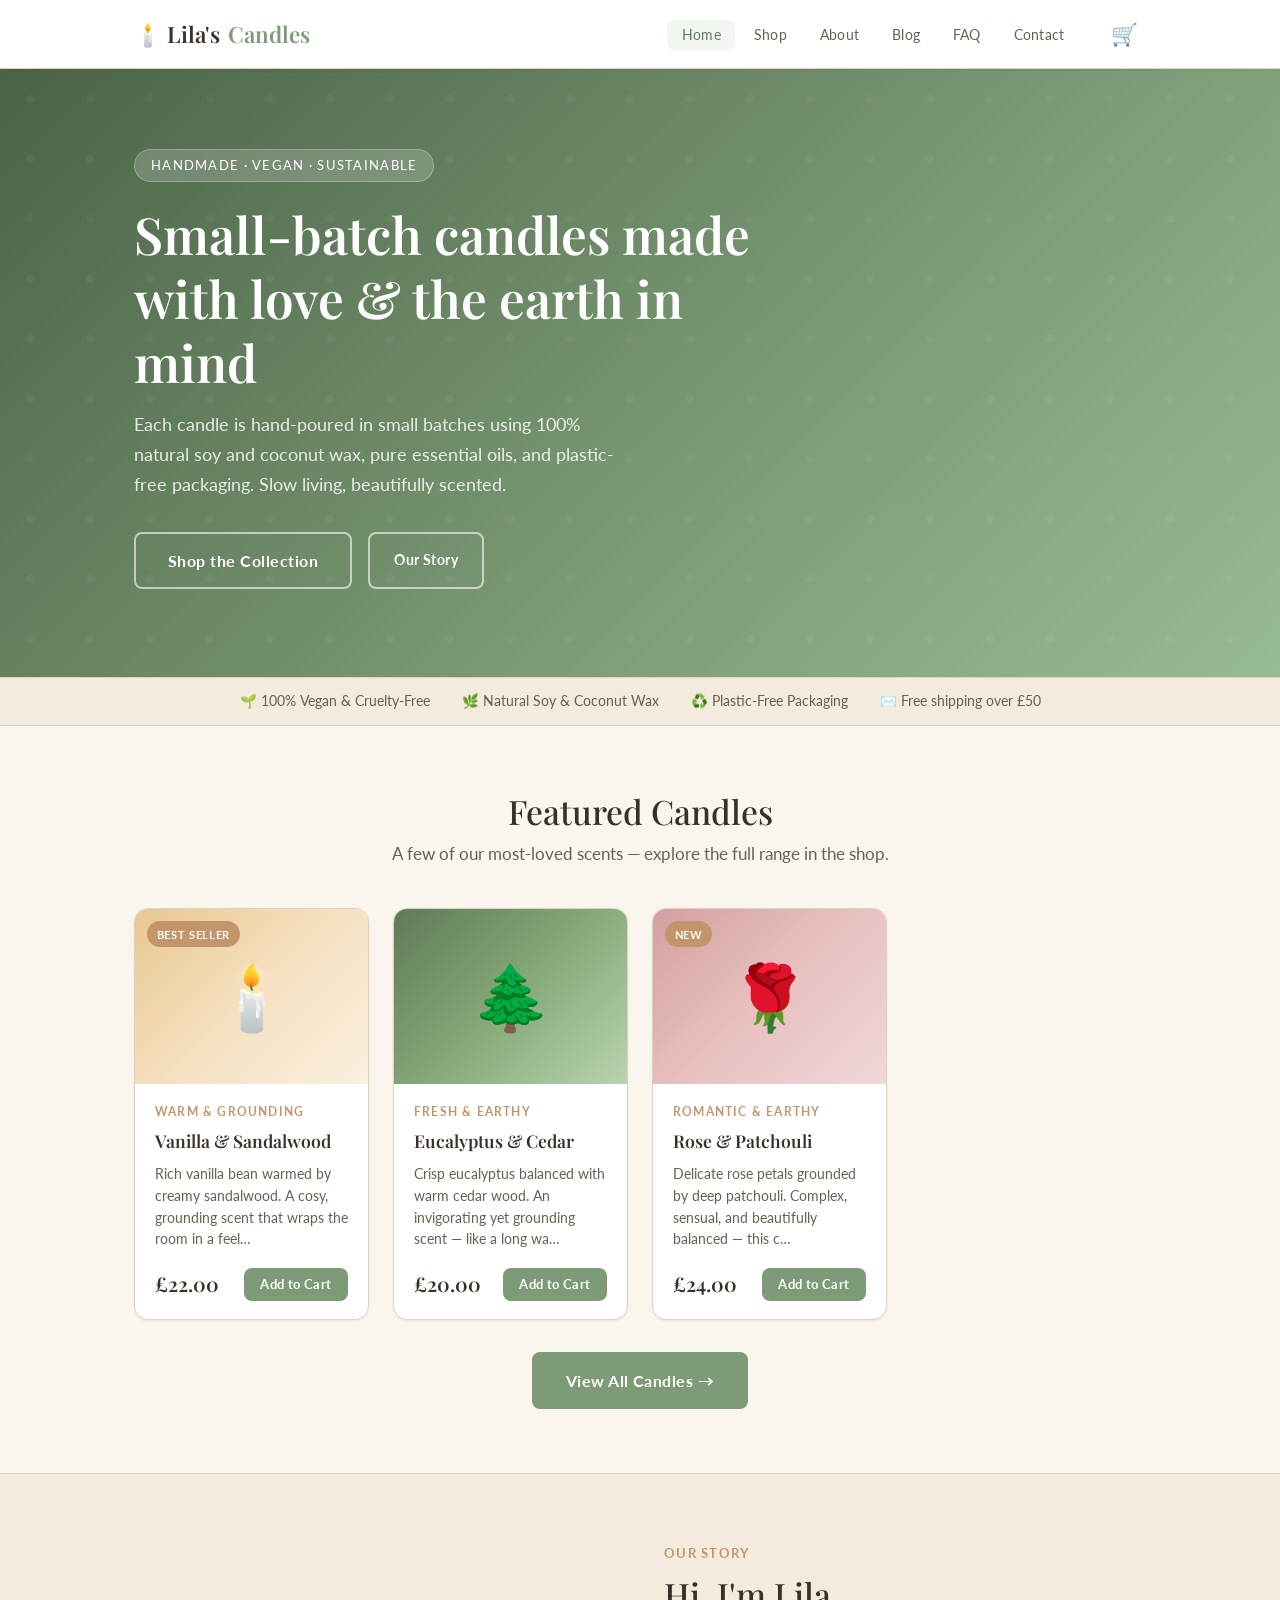
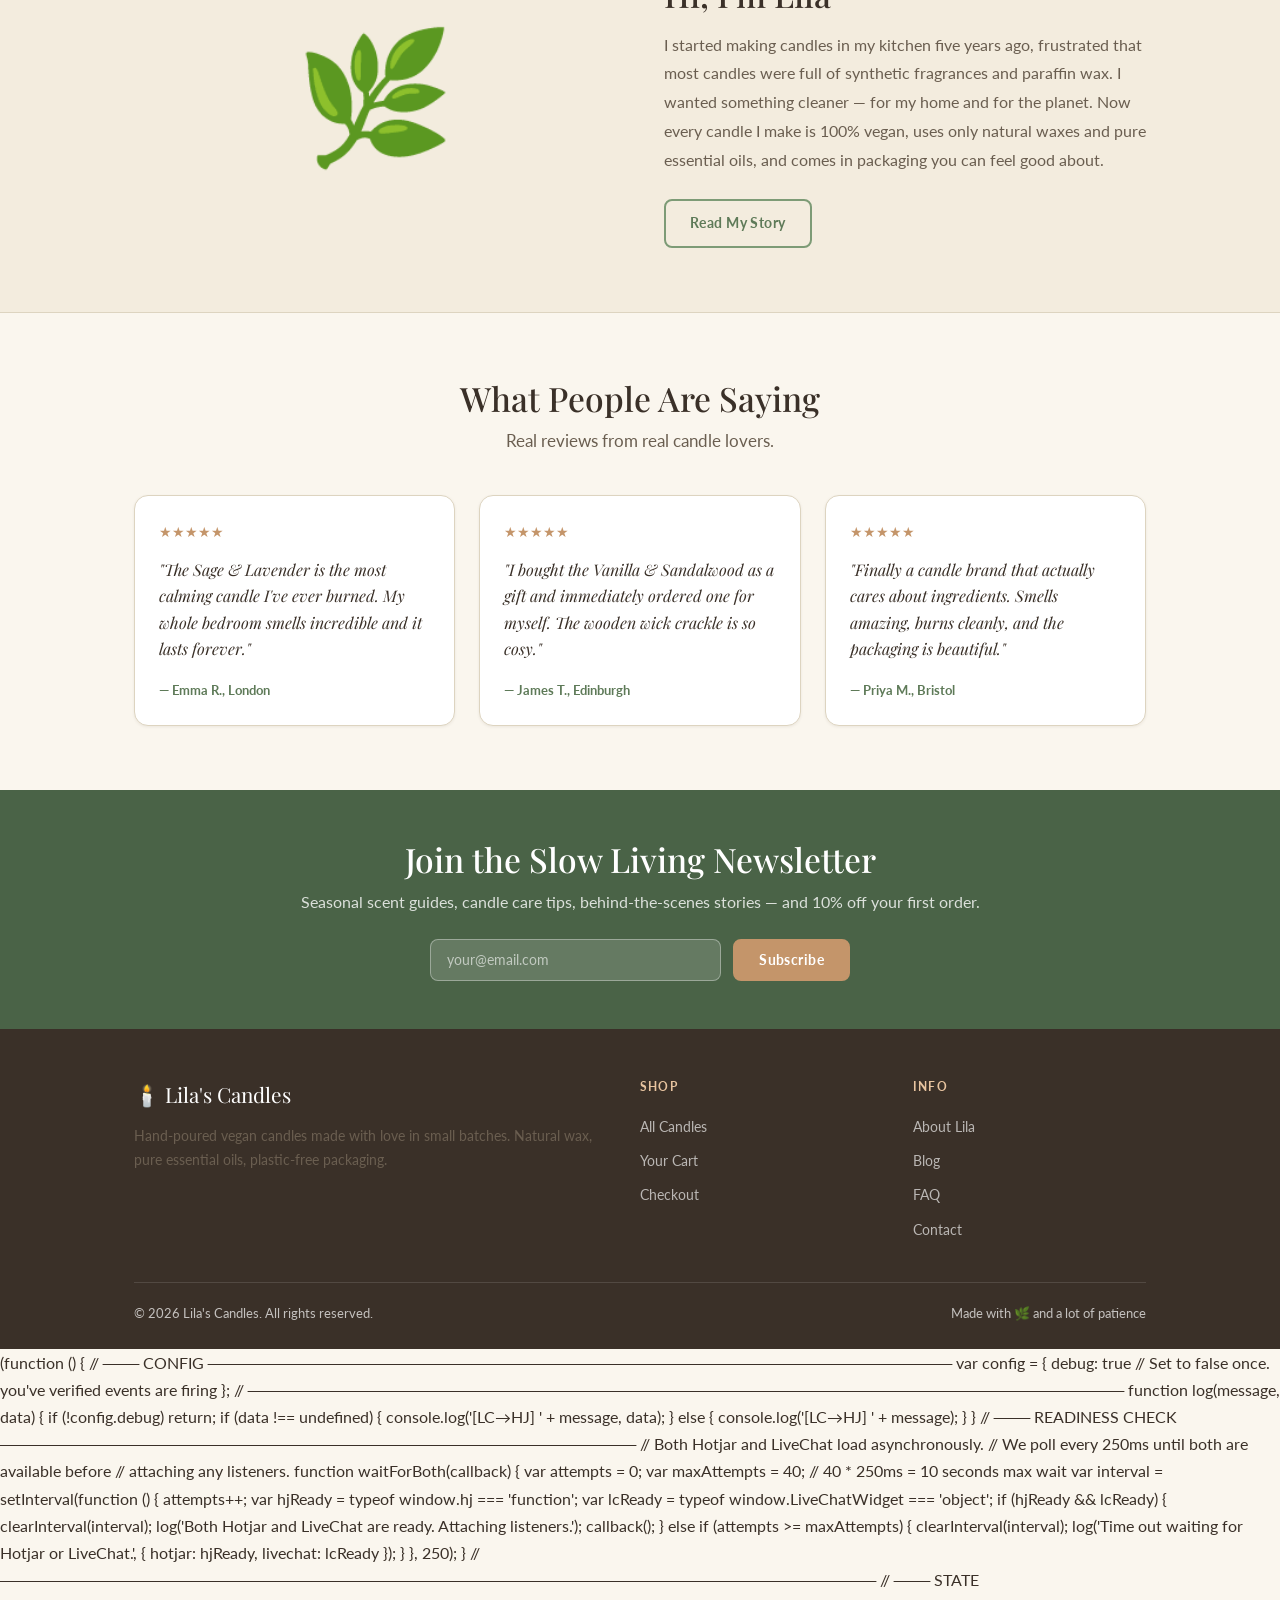
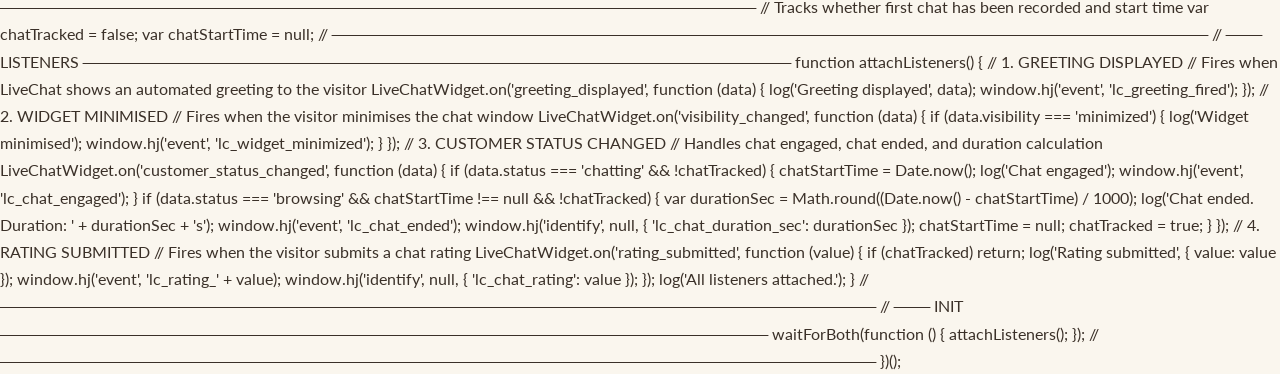
<file: index.html>
<!DOCTYPE html>
<html lang="en">
<head>
  <!-- Google Tag Manager -->
<script>(function(w,d,s,l,i){w[l]=w[l]||[];w[l].push({'gtm.start':
new Date().getTime(),event:'gtm.js'});var f=d.getElementsByTagName(s)[0],
j=d.createElement(s),dl=l!='dataLayer'?'&l='+l:'';j.async=true;j.src=
'https://www.googletagmanager.com/gtm.js?id='+i+dl;f.parentNode.insertBefore(j,f);
})(window,document,'script','dataLayer','GTM-5WXR8ZVC');</script>
<!-- End Google Tag Manager -->
  <meta charset="UTF-8" />
  <meta name="viewport" content="width=device-width, initial-scale=1.0" />
  <title>Lila's Candles — Handmade Vegan Candles</title>
  <link rel="stylesheet" href="css/style.css" />

  <!-- HJ Snippet-->

  <script src="https://t.contentsquare.net/uxa/14abb6b8de1a0.js"></script>
  
</head>
<body>

  <!-- Google Tag Manager (noscript) -->
<noscript><iframe src="https://www.googletagmanager.com/ns.html?id=GTM-5WXR8ZVC"
height="0" width="0" style="display:none;visibility:hidden"></iframe></noscript>
<!-- End Google Tag Manager (noscript) -->

  <!-- ADMIN RIBBON -->
  <div id="admin-ribbon" class="admin-ribbon hidden">
    🔑 Admin Mode active —
    <a href="admin.html">Edit Products &amp; Content</a> &nbsp;·&nbsp;
    <a href="#" id="admin-logout-btn">Sign Out</a>
  </div>

  <!-- NAV -->
  <nav class="site-nav">
    <div class="container">
      <div class="nav-inner">
        <a href="index.html" class="nav-logo">🕯️ Lila's <span>Candles</span></a>
        <ul class="nav-links">
          <li><a href="index.html">Home</a></li>
          <li><a href="shop.html">Shop</a></li>
          <li><a href="about.html">About</a></li>
          <li><a href="blog.html">Blog</a></li>
          <li><a href="faq.html">FAQ</a></li>
          <li><a href="contact.html">Contact</a></li>
        </ul>
        <a href="cart.html" class="nav-cart-btn" aria-label="View cart">
          🛒 <span class="cart-badge hidden">0</span>
        </a>
        <button class="nav-hamburger" aria-label="Open menu" aria-expanded="false">
          <span></span><span></span><span></span>
        </button>
      </div>
    </div>
    <div class="mobile-nav">
      <a href="index.html">Home</a>
      <a href="shop.html">Shop</a>
      <a href="about.html">About</a>
      <a href="blog.html">Blog</a>
      <a href="faq.html">FAQ</a>
      <a href="contact.html">Contact</a>
      <a href="cart.html">🛒 Cart</a>
    </div>
  </nav>

  <!-- HERO -->
  <section class="hero">
    <div class="container">
      <div class="hero-inner">
        <span class="hero-eyebrow">Handmade · Vegan · Sustainable</span>
        <h1 data-editable="hero-title">Small-batch candles made with love &amp; the earth in mind</h1>
        <p data-editable="hero-subtitle">Each candle is hand-poured in small batches using 100% natural soy and coconut wax, pure essential oils, and plastic-free packaging. Slow living, beautifully scented.</p>
        <div class="hero-actions">
          <a href="shop.html" class="btn btn-outline-light btn-lg">Shop the Collection</a>
          <a href="about.html" class="btn btn-outline-light">Our Story</a>
        </div>
      </div>
    </div>
  </section>

  <!-- TRUST BAND -->
  <div style="background:var(--cream-100);border-top:1px solid var(--border);border-bottom:1px solid var(--border);padding:.75rem 0;">
    <div class="container">
      <div style="display:flex;gap:2rem;justify-content:center;flex-wrap:wrap;font-size:.85rem;color:var(--brown-mid);">
        <span>🌱 100% Vegan &amp; Cruelty-Free</span>
        <span>🌿 Natural Soy &amp; Coconut Wax</span>
        <span>♻️ Plastic-Free Packaging</span>
        <span>✉️ Free shipping over £50</span>
      </div>
    </div>
  </div>

  <!-- FEATURED PRODUCTS -->
  <section class="section">
    <div class="container">
      <h2 class="section-title">Featured Candles</h2>
      <p class="section-subtitle">A few of our most-loved scents — explore the full range in the shop.</p>
      <div class="products-grid" id="featured-products"></div>
      <div class="text-center mt-4">
        <a href="shop.html" class="btn btn-primary btn-lg">View All Candles →</a>
      </div>
    </div>
  </section>

  <!-- ABOUT TEASER -->
  <section class="section" style="background:var(--cream-100);border-top:1px solid var(--border);border-bottom:1px solid var(--border);">
    <div class="container">
      <div class="grid-2" style="align-items:center;gap:3rem">
        <div style="font-size:8rem;text-align:center;line-height:1">🌿</div>
        <div>
          <span style="font-size:.8rem;font-weight:700;text-transform:uppercase;letter-spacing:.1em;color:var(--terracotta);">Our Story</span>
          <h2 style="margin:.5rem 0 1rem">Hi, I'm Lila</h2>
          <p style="font-size:1rem;line-height:1.8;" data-editable="home-about-teaser">I started making candles in my kitchen five years ago, frustrated that most candles were full of synthetic fragrances and paraffin wax. I wanted something cleaner — for my home and for the planet. Now every candle I make is 100% vegan, uses only natural waxes and pure essential oils, and comes in packaging you can feel good about.</p>
          <a href="about.html" class="btn btn-outline mt-3">Read My Story</a>
        </div>
      </div>
    </div>
  </section>

  <!-- TESTIMONIALS -->
  <section class="section">
    <div class="container">
      <h2 class="section-title">What People Are Saying</h2>
      <p class="section-subtitle">Real reviews from real candle lovers.</p>
      <div class="grid-3">
        <div class="testimonial">
          <div class="testimonial-stars">★★★★★</div>
          <p class="testimonial-text">"The Sage &amp; Lavender is the most calming candle I've ever burned. My whole bedroom smells incredible and it lasts forever."</p>
          <div class="testimonial-author">— Emma R., London</div>
        </div>
        <div class="testimonial">
          <div class="testimonial-stars">★★★★★</div>
          <p class="testimonial-text">"I bought the Vanilla &amp; Sandalwood as a gift and immediately ordered one for myself. The wooden wick crackle is so cosy."</p>
          <div class="testimonial-author">— James T., Edinburgh</div>
        </div>
        <div class="testimonial">
          <div class="testimonial-stars">★★★★★</div>
          <p class="testimonial-text">"Finally a candle brand that actually cares about ingredients. Smells amazing, burns cleanly, and the packaging is beautiful."</p>
          <div class="testimonial-author">— Priya M., Bristol</div>
        </div>
      </div>
    </div>
  </section>

  <!-- NEWSLETTER -->
  <section class="newsletter-band">
    <div class="container text-center">
      <h2>Join the Slow Living Newsletter</h2>
      <p>Seasonal scent guides, candle care tips, behind-the-scenes stories — and 10% off your first order.</p>
      <form class="newsletter-form" style="margin:0 auto;" onsubmit="return false;">
        <input type="email" placeholder="your@email.com" required />
        <button type="submit" class="btn btn-terra">Subscribe</button>
      </form>
    </div>
  </section>

  <!-- FOOTER -->
  <footer class="site-footer">
    <div class="container">
      <div class="footer-grid">
        <div>
          <div class="footer-brand">🕯️ Lila's Candles</div>
          <p class="footer-tagline">Hand-poured vegan candles made with love in small batches. Natural wax, pure essential oils, plastic-free packaging.</p>
        </div>
        <div>
          <div class="footer-heading">Shop</div>
          <ul class="footer-links">
            <li><a href="shop.html">All Candles</a></li>
            <li><a href="cart.html">Your Cart</a></li>
            <li><a href="checkout.html">Checkout</a></li>
          </ul>
        </div>
        <div>
          <div class="footer-heading">Info</div>
          <ul class="footer-links">
            <li><a href="about.html">About Lila</a></li>
            <li><a href="blog.html">Blog</a></li>
            <li><a href="faq.html">FAQ</a></li>
            <li><a href="contact.html">Contact</a></li>
          </ul>
        </div>
      </div>
      <div class="footer-bottom">
        <span>© 2026 Lila's Candles. All rights reserved.</span>
        <span>Made with 🌿 and a lot of patience</span>
      </div>
    </div>
  </footer>

  <div id="toast-container"></div>
  <script src="js/store.js"></script>
  <script src="js/main.js"></script>
  <script>
    // Render 3 featured products (ids 2, 3, 4)
    document.addEventListener('DOMContentLoaded', function () {
      const featured = Store.getProducts().filter(p => [2, 3, 4].includes(p.id));
      const grid = document.getElementById('featured-products');
      grid.innerHTML = featured.map(p => `
        <div class="product-card">
          <div class="product-image" style="background:${p.gradient}">
            ${p.badge ? `<span class="product-badge">${p.badge}</span>` : ''}
            ${p.emoji}
          </div>
          <div class="product-body">
            <div class="product-tagline">${p.tagline}</div>
            <div class="product-name">${p.name}</div>
            <div class="product-desc">${p.description.slice(0, 100)}…</div>
            <div class="product-footer">
              <span class="product-price">£${p.price.toFixed(2)}</span>
              <button class="btn btn-primary btn-sm" onclick="addFeatured(${p.id})">Add to Cart</button>
            </div>
          </div>
        </div>
      `).join('');
    });

    function addFeatured(id) {
      Store.addToCart(id);
      const p = Store.getProducts().find(x => x.id === id);
      showToast((p ? p.name : 'Item') + ' added to cart 🛒');
    }
  </script>

<!-- LiveChat Snippet-->
 <!-- Start of LiveChat (www.livechat.com) code -->
<script>
    window.__lc = window.__lc || {};
    window.__lc.license = 19615159;
    window.__lc.integration_name = "manual_restart_trial";
    window.__lc.product_name = "livechat";
    ;(function(n,t,c){function i(n){return e._h?e._h.apply(null,n):e._q.push(n)}var e={_q:[],_h:null,_v:"2.0",on:function(){i(["on",c.call(arguments)])},once:function(){i(["once",c.call(arguments)])},off:function(){i(["off",c.call(arguments)])},get:function(){if(!e._h)throw new Error("[LiveChatWidget] You can't use getters before load.");return i(["get",c.call(arguments)])},call:function(){i(["call",c.call(arguments)])},init:function(){var n=t.createElement("script");n.async=!0,n.type="text/javascript",n.src="https://cdn.livechatinc.com/tracking.js",t.head.appendChild(n)}};!n.__lc.asyncInit&&e.init(),n.LiveChatWidget=n.LiveChatWidget||e}(window,document,[].slice))
</script>
<noscript><a href="https://www.livechat.com/chat-with/19615159/" rel="nofollow">Chat with us</a>, powered by <a href="https://www.livechat.com/?welcome" rel="noopener nofollow" target="_blank">LiveChat</a></noscript>
<!-- End of LiveChat code -->

<!-- LC-HJ Script-->

  (function () {

    // ─── CONFIG ──────────────────────────────────────────────────────────────
    var config = {
        debug: true // Set to false once. you've verified events are firing
    };
    // ─────────────────────────────────────────────────────────────────────────

    function log(message, data) {
        if (!config.debug) return;
        if (data !== undefined) {
            console.log('[LC→HJ] ' + message, data);
        } else {
            console.log('[LC→HJ] ' + message);
        }
    }

    // ─── READINESS CHECK ─────────────────────────────────────────────────────
    // Both Hotjar and LiveChat load asynchronously.
    // We poll every 250ms until both are available before
    // attaching any listeners.
    function waitForBoth(callback) {
        var attempts = 0;
        var maxAttempts = 40;  // 40 * 250ms = 10 seconds max wait

        var interval = setInterval(function () {
            attempts++;

            var hjReady = typeof window.hj === 'function';
            var lcReady = typeof window.LiveChatWidget === 'object';

            if (hjReady && lcReady) {
                clearInterval(interval);
                log('Both Hotjar and LiveChat are ready. Attaching listeners.');
                callback();
            } else if (attempts >= maxAttempts) {
                clearInterval(interval);
                log('Time out waiting for Hotjar or LiveChat.', {
                    hotjar: hjReady,
                    livechat: lcReady
                });
            }
        }, 250);
    }
    // ─────────────────────────────────────────────────────────────────────────

    // ─── STATE ───────────────────────────────────────────────────────────────
    // Tracks whether first chat has been recorded and start time
    var chatTracked = false;
    var chatStartTime = null;
    // ─────────────────────────────────────────────────────────────────────────

    // ─── LISTENERS ───────────────────────────────────────────────────────────
    function attachListeners() {

        // 1. GREETING DISPLAYED
        // Fires when LiveChat shows an automated greeting to the visitor
        LiveChatWidget.on('greeting_displayed', function (data) {
            log('Greeting displayed', data);
            window.hj('event', 'lc_greeting_fired');
        });

        // 2. WIDGET MINIMISED
        // Fires when the visitor minimises the chat window
        LiveChatWidget.on('visibility_changed', function (data) {
            if (data.visibility === 'minimized') {
                log('Widget minimised');
                window.hj('event', 'lc_widget_minimized');
            }
        });

        // 3. CUSTOMER STATUS CHANGED
        // Handles chat engaged, chat ended, and duration calculation
        LiveChatWidget.on('customer_status_changed', function (data) {

            if (data.status === 'chatting' && !chatTracked) {
                chatStartTime = Date.now();
                log('Chat engaged');
                window.hj('event', 'lc_chat_engaged');
            }

            if (data.status === 'browsing' && chatStartTime !== null && !chatTracked) {
                var durationSec = Math.round((Date.now() - chatStartTime) / 1000);
                log('Chat ended. Duration: ' + durationSec + 's');
                window.hj('event', 'lc_chat_ended');
                window.hj('identify', null, {
                    'lc_chat_duration_sec': durationSec
                });
                chatStartTime = null;
                chatTracked = true;
            }
        });

        // 4. RATING SUBMITTED
        // Fires when the visitor submits a chat rating
        LiveChatWidget.on('rating_submitted', function (value) {
            if (chatTracked) return;
            log('Rating submitted', { value: value });
            window.hj('event', 'lc_rating_' + value);
            window.hj('identify', null, {
                'lc_chat_rating': value
            });
        });

        log('All listeners attached.');
    }
    // ─────────────────────────────────────────────────────────────────────────

    // ─── INIT ────────────────────────────────────────────────────────────────
    waitForBoth(function () {
        attachListeners();
    });
    // ─────────────────────────────────────────────────────────────────────────

  })();
</body>
</html>
</file>
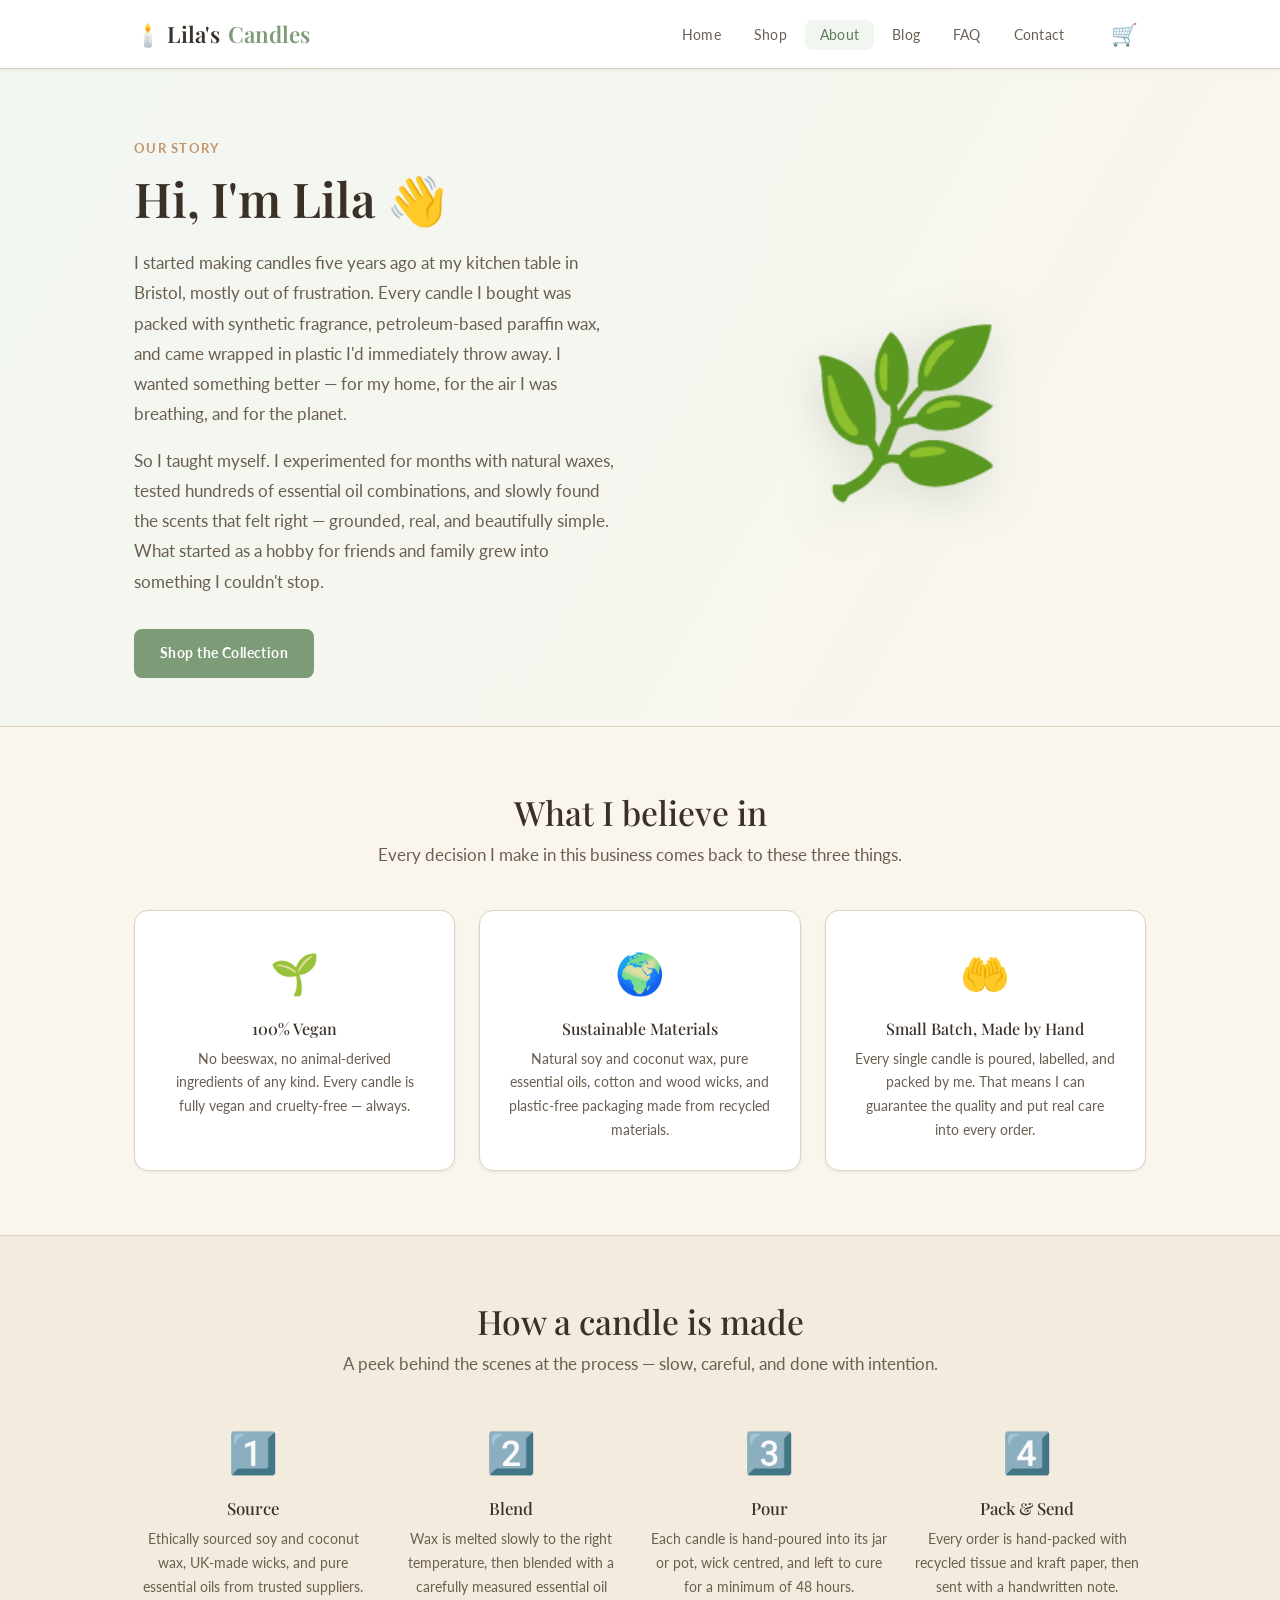
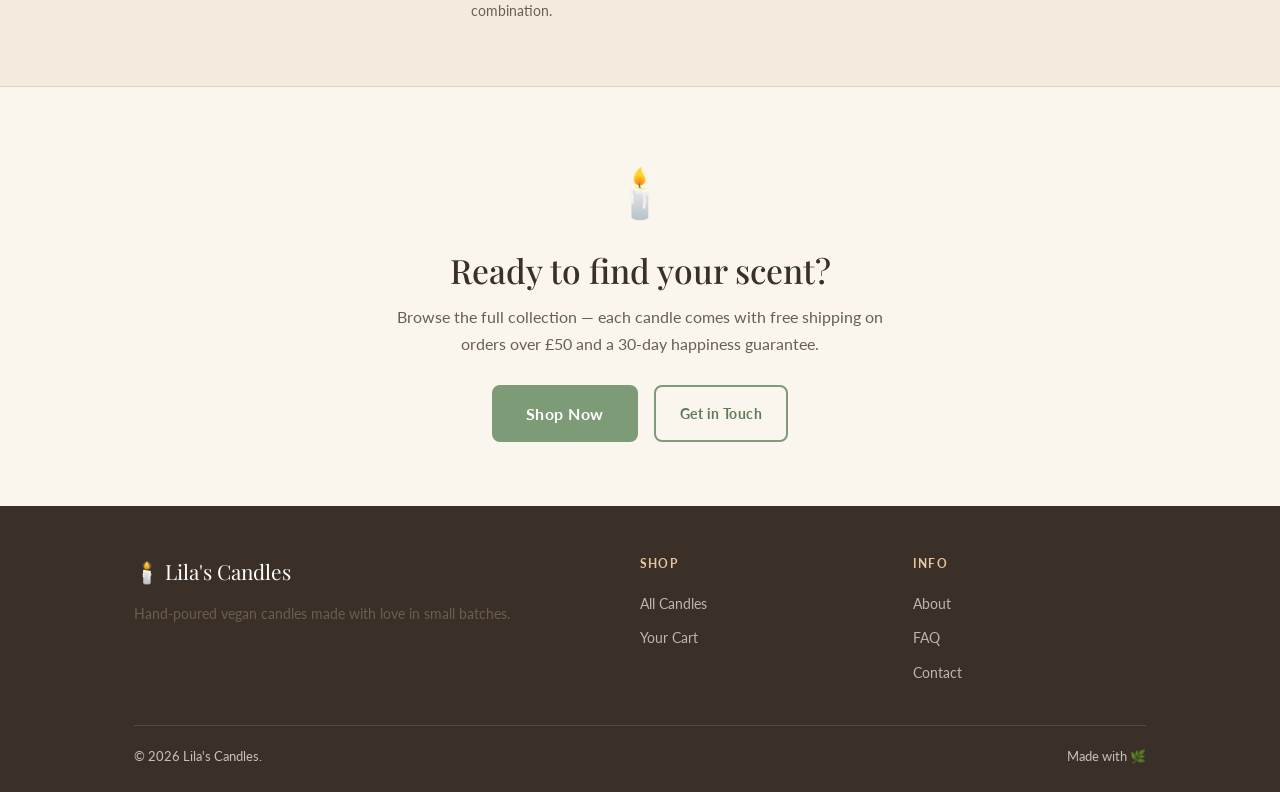
<file: about.html>
<!DOCTYPE html>
<html lang="en">
<head>
  <meta charset="UTF-8" />
  <meta name="viewport" content="width=device-width, initial-scale=1.0" />
  <title>About Lila — Lila's Candles</title>
  <link rel="stylesheet" href="css/style.css" />
</head>
<body>

  <div id="admin-ribbon" class="admin-ribbon hidden">
    🔑 Admin Mode active — <a href="admin.html">Dashboard</a> &nbsp;·&nbsp; <a href="#" id="admin-logout-btn">Sign Out</a>
  </div>

  <nav class="site-nav">
    <div class="container">
      <div class="nav-inner">
        <a href="index.html" class="nav-logo">🕯️ Lila's <span>Candles</span></a>
        <ul class="nav-links">
          <li><a href="index.html">Home</a></li>
          <li><a href="shop.html">Shop</a></li>
          <li><a href="about.html">About</a></li>
          <li><a href="blog.html">Blog</a></li>
          <li><a href="faq.html">FAQ</a></li>
          <li><a href="contact.html">Contact</a></li>
        </ul>
        <a href="cart.html" class="nav-cart-btn">🛒 <span class="cart-badge hidden">0</span></a>
        <button class="nav-hamburger" aria-label="Open menu"><span></span><span></span><span></span></button>
      </div>
    </div>
    <div class="mobile-nav">
      <a href="index.html">Home</a><a href="shop.html">Shop</a><a href="about.html">About</a>
      <a href="blog.html">Blog</a><a href="faq.html">FAQ</a><a href="contact.html">Contact</a>
    </div>
  </nav>

  <!-- HERO -->
  <section style="background:linear-gradient(120deg,var(--sage-50) 0%,var(--cream) 100%);border-bottom:1px solid var(--border);padding:4rem 0 3rem;">
    <div class="container">
      <div class="grid-2" style="gap:3rem;align-items:center">
        <div>
          <span style="font-size:.8rem;font-weight:700;text-transform:uppercase;letter-spacing:.1em;color:var(--terracotta);">Our Story</span>
          <h1 style="margin:.5rem 0 1.25rem">Hi, I'm Lila 👋</h1>
          <p style="font-size:1.05rem;line-height:1.8;color:var(--brown-mid)" data-editable="about-bio">
            I started making candles five years ago at my kitchen table in Bristol, mostly out of frustration. Every candle I bought was packed with synthetic fragrance, petroleum-based paraffin wax, and came wrapped in plastic I'd immediately throw away. I wanted something better — for my home, for the air I was breathing, and for the planet.
          </p>
          <p style="font-size:1.05rem;line-height:1.8;color:var(--brown-mid);margin-top:1rem" data-editable="about-bio-2">
            So I taught myself. I experimented for months with natural waxes, tested hundreds of essential oil combinations, and slowly found the scents that felt right — grounded, real, and beautifully simple. What started as a hobby for friends and family grew into something I couldn't stop.
          </p>
          <a href="shop.html" class="btn btn-primary mt-4">Shop the Collection</a>
        </div>
        <div style="font-size:10rem;text-align:center;line-height:1;filter:drop-shadow(0 8px 24px rgba(94,122,88,.25))">🌿</div>
      </div>
    </div>
  </section>

  <!-- VALUES -->
  <section class="section">
    <div class="container">
      <h2 class="section-title">What I believe in</h2>
      <p class="section-subtitle">Every decision I make in this business comes back to these three things.</p>
      <div class="grid-3" style="margin-top:2rem">
        <div class="value-card">
          <div class="value-icon">🌱</div>
          <h3>100% Vegan</h3>
          <p>No beeswax, no animal-derived ingredients of any kind. Every candle is fully vegan and cruelty-free — always.</p>
        </div>
        <div class="value-card">
          <div class="value-icon">🌍</div>
          <h3>Sustainable Materials</h3>
          <p>Natural soy and coconut wax, pure essential oils, cotton and wood wicks, and plastic-free packaging made from recycled materials.</p>
        </div>
        <div class="value-card">
          <div class="value-icon">🤲</div>
          <h3>Small Batch, Made by Hand</h3>
          <p>Every single candle is poured, labelled, and packed by me. That means I can guarantee the quality and put real care into every order.</p>
        </div>
      </div>
    </div>
  </section>

  <!-- PROCESS -->
  <section class="section" style="background:var(--cream-100);border-top:1px solid var(--border);border-bottom:1px solid var(--border)">
    <div class="container">
      <h2 class="section-title">How a candle is made</h2>
      <p class="section-subtitle">A peek behind the scenes at the process — slow, careful, and done with intention.</p>
      <div class="grid-4" style="margin-top:2.5rem">
        <div style="text-align:center">
          <div style="font-size:2.5rem;margin-bottom:.75rem">1️⃣</div>
          <h4 style="margin-bottom:.5rem">Source</h4>
          <p style="font-size:.875rem">Ethically sourced soy and coconut wax, UK-made wicks, and pure essential oils from trusted suppliers.</p>
        </div>
        <div style="text-align:center">
          <div style="font-size:2.5rem;margin-bottom:.75rem">2️⃣</div>
          <h4 style="margin-bottom:.5rem">Blend</h4>
          <p style="font-size:.875rem">Wax is melted slowly to the right temperature, then blended with a carefully measured essential oil combination.</p>
        </div>
        <div style="text-align:center">
          <div style="font-size:2.5rem;margin-bottom:.75rem">3️⃣</div>
          <h4 style="margin-bottom:.5rem">Pour</h4>
          <p style="font-size:.875rem">Each candle is hand-poured into its jar or pot, wick centred, and left to cure for a minimum of 48 hours.</p>
        </div>
        <div style="text-align:center">
          <div style="font-size:2.5rem;margin-bottom:.75rem">4️⃣</div>
          <h4 style="margin-bottom:.5rem">Pack &amp; Send</h4>
          <p style="font-size:.875rem">Every order is hand-packed with recycled tissue and kraft paper, then sent with a handwritten note.</p>
        </div>
      </div>
    </div>
  </section>

  <!-- CTA -->
  <section class="section">
    <div class="container text-center" style="max-width:560px;margin:0 auto">
      <div style="font-size:3rem;margin-bottom:1rem">🕯️</div>
      <h2 style="margin-bottom:.75rem">Ready to find your scent?</h2>
      <p style="font-size:1rem;color:var(--brown-mid);margin-bottom:1.75rem">Browse the full collection — each candle comes with free shipping on orders over £50 and a 30-day happiness guarantee.</p>
      <div style="display:flex;gap:1rem;justify-content:center;flex-wrap:wrap">
        <a href="shop.html" class="btn btn-primary btn-lg">Shop Now</a>
        <a href="contact.html" class="btn btn-outline">Get in Touch</a>
      </div>
    </div>
  </section>

  <footer class="site-footer">
    <div class="container">
      <div class="footer-grid">
        <div>
          <div class="footer-brand">🕯️ Lila's Candles</div>
          <p class="footer-tagline">Hand-poured vegan candles made with love in small batches.</p>
        </div>
        <div>
          <div class="footer-heading">Shop</div>
          <ul class="footer-links">
            <li><a href="shop.html">All Candles</a></li>
            <li><a href="cart.html">Your Cart</a></li>
          </ul>
        </div>
        <div>
          <div class="footer-heading">Info</div>
          <ul class="footer-links">
            <li><a href="about.html">About</a></li>
            <li><a href="faq.html">FAQ</a></li>
            <li><a href="contact.html">Contact</a></li>
          </ul>
        </div>
      </div>
      <div class="footer-bottom">
        <span>© 2026 Lila's Candles.</span>
        <span>Made with 🌿</span>
      </div>
    </div>
  </footer>

  <div id="toast-container"></div>
  <script src="js/store.js"></script>
  <script src="js/main.js"></script>
</body>
</html>
</file>
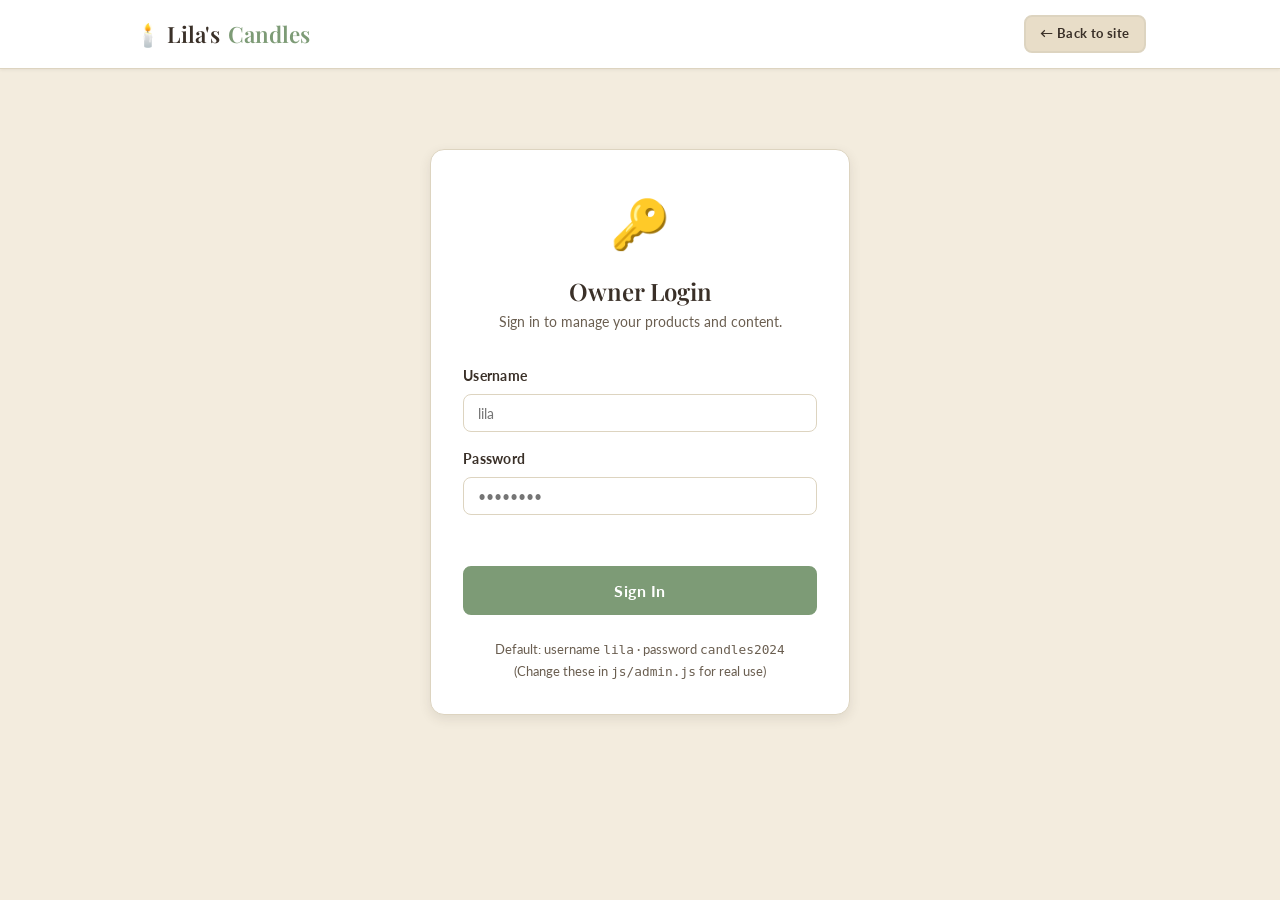
<file: admin.html>
<!DOCTYPE html>
<html lang="en">
<head>
  <meta charset="UTF-8" />
  <meta name="viewport" content="width=device-width, initial-scale=1.0" />
  <title>Admin — Lila's Candles</title>
  <link rel="stylesheet" href="css/style.css" />
  <style>
    body { background: var(--cream-100); }
    .admin-input {
      width: 100%;
      padding: .5rem .75rem;
      border: 1.5px solid var(--border);
      border-radius: var(--radius);
      font-family: var(--font-sans);
      font-size: .875rem;
      color: var(--brown);
      background: var(--surface);
      transition: border-color var(--transition), box-shadow var(--transition);
    }
    .admin-input:focus {
      outline: none;
      border-color: var(--sage-400);
      box-shadow: 0 0 0 3px rgba(125,155,118,.15);
    }
    textarea.admin-input { resize: vertical; }
  </style>
</head>
<body>

  <nav class="site-nav">
    <div class="container">
      <div class="nav-inner">
        <a href="index.html" class="nav-logo">🕯️ Lila's <span>Candles</span></a>
        <a href="index.html" class="btn btn-secondary btn-sm">← Back to site</a>
      </div>
    </div>
  </nav>

  <div style="max-width:860px;margin:0 auto;padding:2rem 1.5rem 4rem">

    <!-- LOGIN SECTION -->
    <div id="login-section">
      <div style="max-width:420px;margin:0 auto;padding-top:3rem">
        <div class="admin-section">
          <div class="admin-login-header">
            <div class="lock-icon">🔑</div>
            <h1 style="font-size:1.5rem;margin-bottom:.25rem">Owner Login</h1>
            <p class="text-muted">Sign in to manage your products and content.</p>
          </div>
          <form id="admin-login-form">
            <div class="form-group">
              <label for="admin-username">Username</label>
              <input type="text" id="admin-username" name="username" autocomplete="username"
                placeholder="lila" required />
            </div>
            <div class="form-group">
              <label for="admin-password">Password</label>
              <input type="password" id="admin-password" name="password" autocomplete="current-password"
                placeholder="••••••••" required />
            </div>
            <p id="login-error" style="color:#c0392b;font-size:.85rem;min-height:1.2rem;"></p>
            <button type="submit" class="btn btn-primary btn-block btn-lg">Sign In</button>
          </form>
          <p class="text-muted text-center mt-3" style="font-size:.8rem;">
            Default: username <code>lila</code> · password <code>candles2024</code><br>
            (Change these in <code>js/admin.js</code> for real use)
          </p>
        </div>
      </div>
    </div>

    <!-- DASHBOARD SECTION -->
    <div id="dashboard-section" style="display:none">

      <div style="display:flex;justify-content:space-between;align-items:center;margin-bottom:2rem;flex-wrap:wrap;gap:1rem">
        <div>
          <h1 style="font-size:1.6rem;margin-bottom:.25rem">Welcome back, Lila 🌿</h1>
          <p class="text-muted">Manage your products and page content below. Changes save automatically.</p>
        </div>
        <div style="display:flex;gap:.75rem;flex-wrap:wrap">
          <a href="index.html" class="btn btn-secondary btn-sm">View Site</a>
          <button id="dashboard-logout-btn" class="btn btn-outline btn-sm">Sign Out</button>
        </div>
      </div>

      <!-- QUICK LINKS -->
      <div style="display:grid;grid-template-columns:repeat(auto-fill,minmax(150px,1fr));gap:1rem;margin-bottom:2.5rem">
        <a href="shop.html" class="dash-card" style="background:var(--surface);border:1px solid var(--border);border-radius:var(--radius-lg);padding:1.25rem;display:flex;flex-direction:column;gap:.4rem;text-decoration:none">
          <span style="font-size:1.5rem">🛍️</span>
          <span style="font-weight:700;font-size:.9rem;color:var(--brown)">Shop</span>
          <span style="font-size:.78rem;color:var(--brown-light)">View live shop</span>
        </a>
        <a href="blog.html" class="dash-card" style="background:var(--surface);border:1px solid var(--border);border-radius:var(--radius-lg);padding:1.25rem;display:flex;flex-direction:column;gap:.4rem;text-decoration:none">
          <span style="font-size:1.5rem">📝</span>
          <span style="font-weight:700;font-size:.9rem;color:var(--brown)">Blog</span>
          <span style="font-size:.78rem;color:var(--brown-light)">View journal</span>
        </a>
        <a href="contact.html" class="dash-card" style="background:var(--surface);border:1px solid var(--border);border-radius:var(--radius-lg);padding:1.25rem;display:flex;flex-direction:column;gap:.4rem;text-decoration:none">
          <span style="font-size:1.5rem">✉️</span>
          <span style="font-weight:700;font-size:.9rem;color:var(--brown)">Contact</span>
          <span style="font-size:.78rem;color:var(--brown-light)">View form</span>
        </a>
        <a href="faq.html" class="dash-card" style="background:var(--surface);border:1px solid var(--border);border-radius:var(--radius-lg);padding:1.25rem;display:flex;flex-direction:column;gap:.4rem;text-decoration:none">
          <span style="font-size:1.5rem">❓</span>
          <span style="font-weight:700;font-size:.9rem;color:var(--brown)">FAQ</span>
          <span style="font-size:.78rem;color:var(--brown-light)">View page</span>
        </a>
      </div>

      <!-- PRODUCT EDITOR -->
      <div class="card" style="margin-bottom:1.5rem">
        <div style="display:flex;justify-content:space-between;align-items:center;margin-bottom:1.25rem;padding-bottom:.75rem;border-bottom:1px solid var(--border)">
          <div class="card-title" style="margin:0;padding:0;border:none">🕯️ Edit Products</div>
          <button id="reset-products-btn" class="btn btn-secondary btn-sm">Reset to Defaults</button>
        </div>
        <p class="text-muted" style="font-size:.82rem;margin-bottom:1.25rem;">Edit product names, taglines, prices, descriptions, and badges below. Changes save as soon as you leave each field.</p>
        <div id="product-editor"></div>
      </div>

      <!-- PAGE CONTENT EDITOR -->
      <div class="card" style="margin-bottom:1.5rem">
        <div class="card-title">📄 Edit Page Content</div>
        <p class="text-muted" style="font-size:.82rem;margin-bottom:1.25rem;">Update key text across the site. Changes save as soon as you leave each field and will appear on the live pages immediately.</p>
        <div id="content-editor"></div>
      </div>

      <!-- INLINE EDITING NOTE -->
      <div class="card" style="background:var(--sage-50);border-color:var(--sage-200)">
        <div class="card-title" style="border-color:var(--sage-200)">✏️ Inline Editing</div>
        <p style="font-size:.875rem;color:var(--sage-700);line-height:1.7;margin-bottom:.75rem">
          While you're signed in, you can also edit content directly on any page. Look for elements with a green dashed outline — click them to edit in place. Changes are saved automatically.
        </p>
        <p style="font-size:.875rem;color:var(--sage-700);line-height:1.7">
          The admin ribbon at the top of every page links back here and lets you sign out.
        </p>
      </div>

    </div>
  </div>

  <div id="toast-container"></div>
  <script src="js/store.js"></script>
  <script src="js/main.js"></script>
  <script src="js/admin.js"></script>
</body>
</html>
</file>
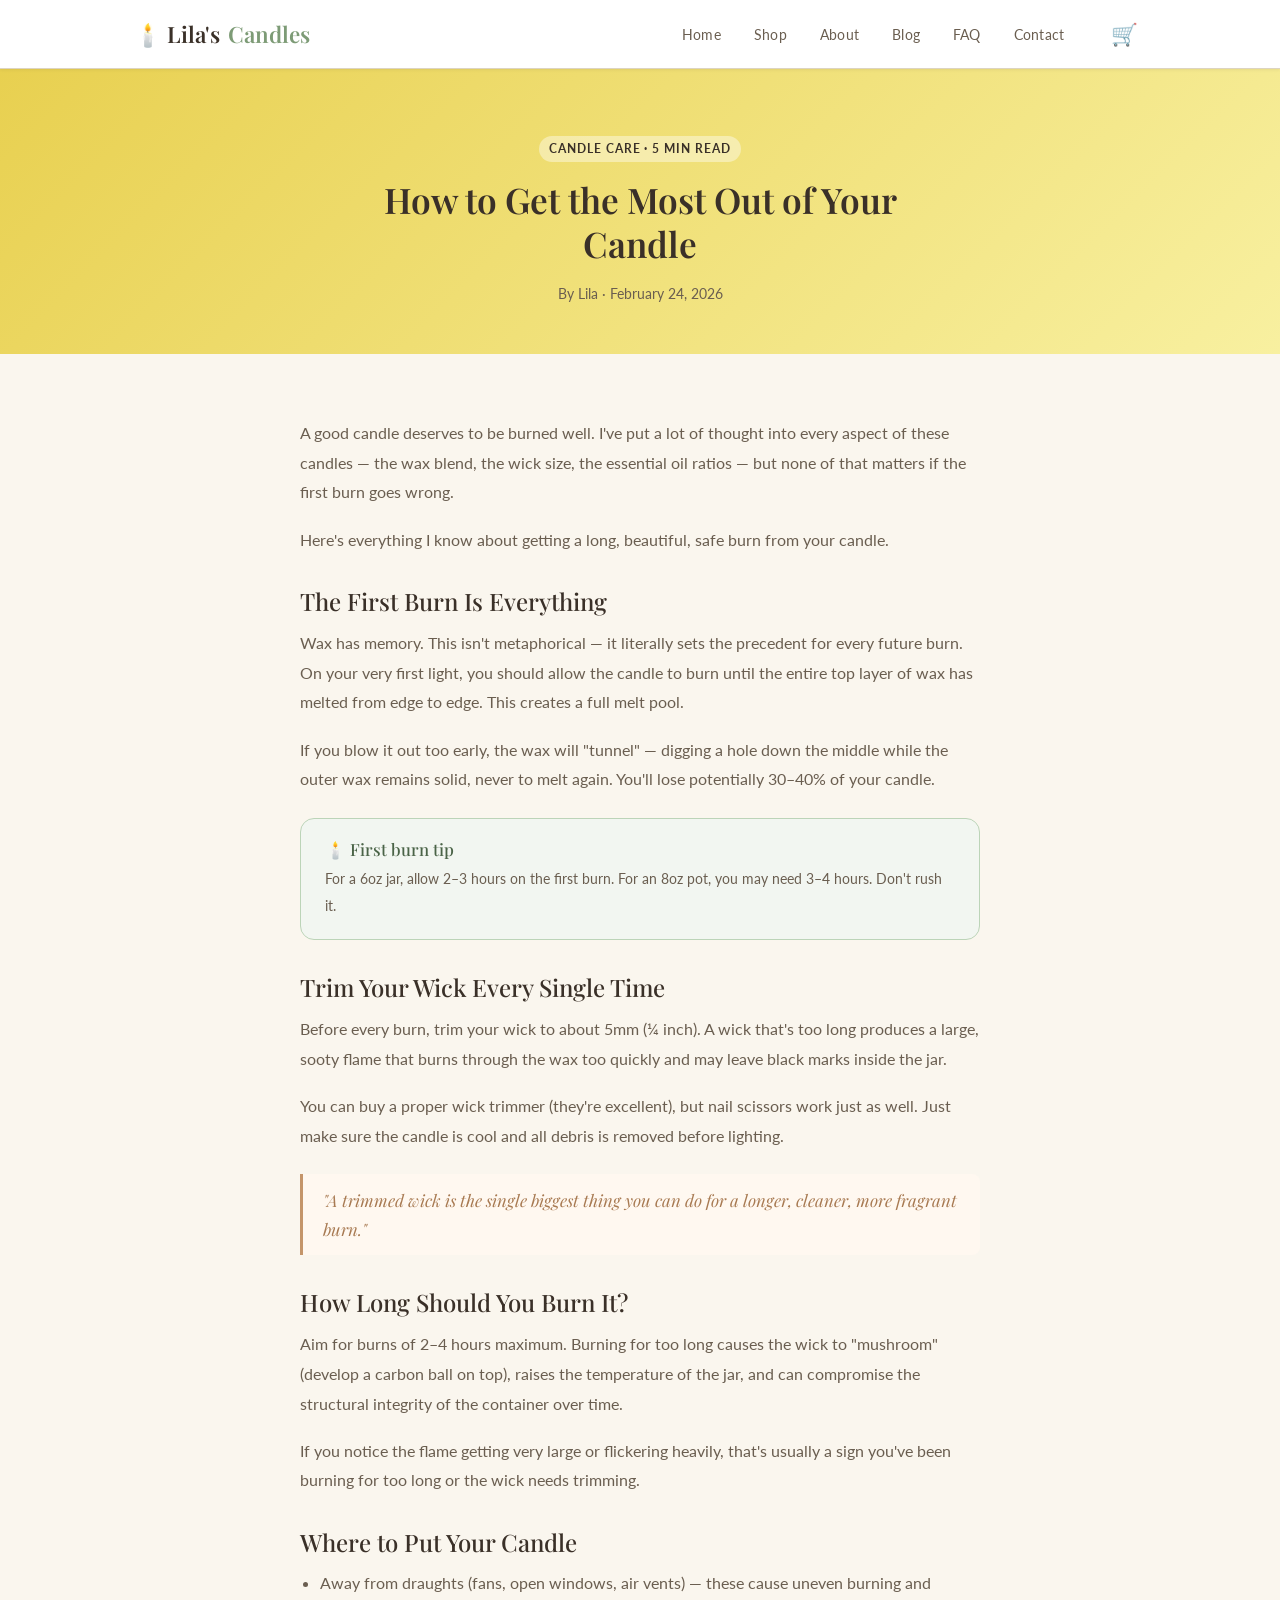
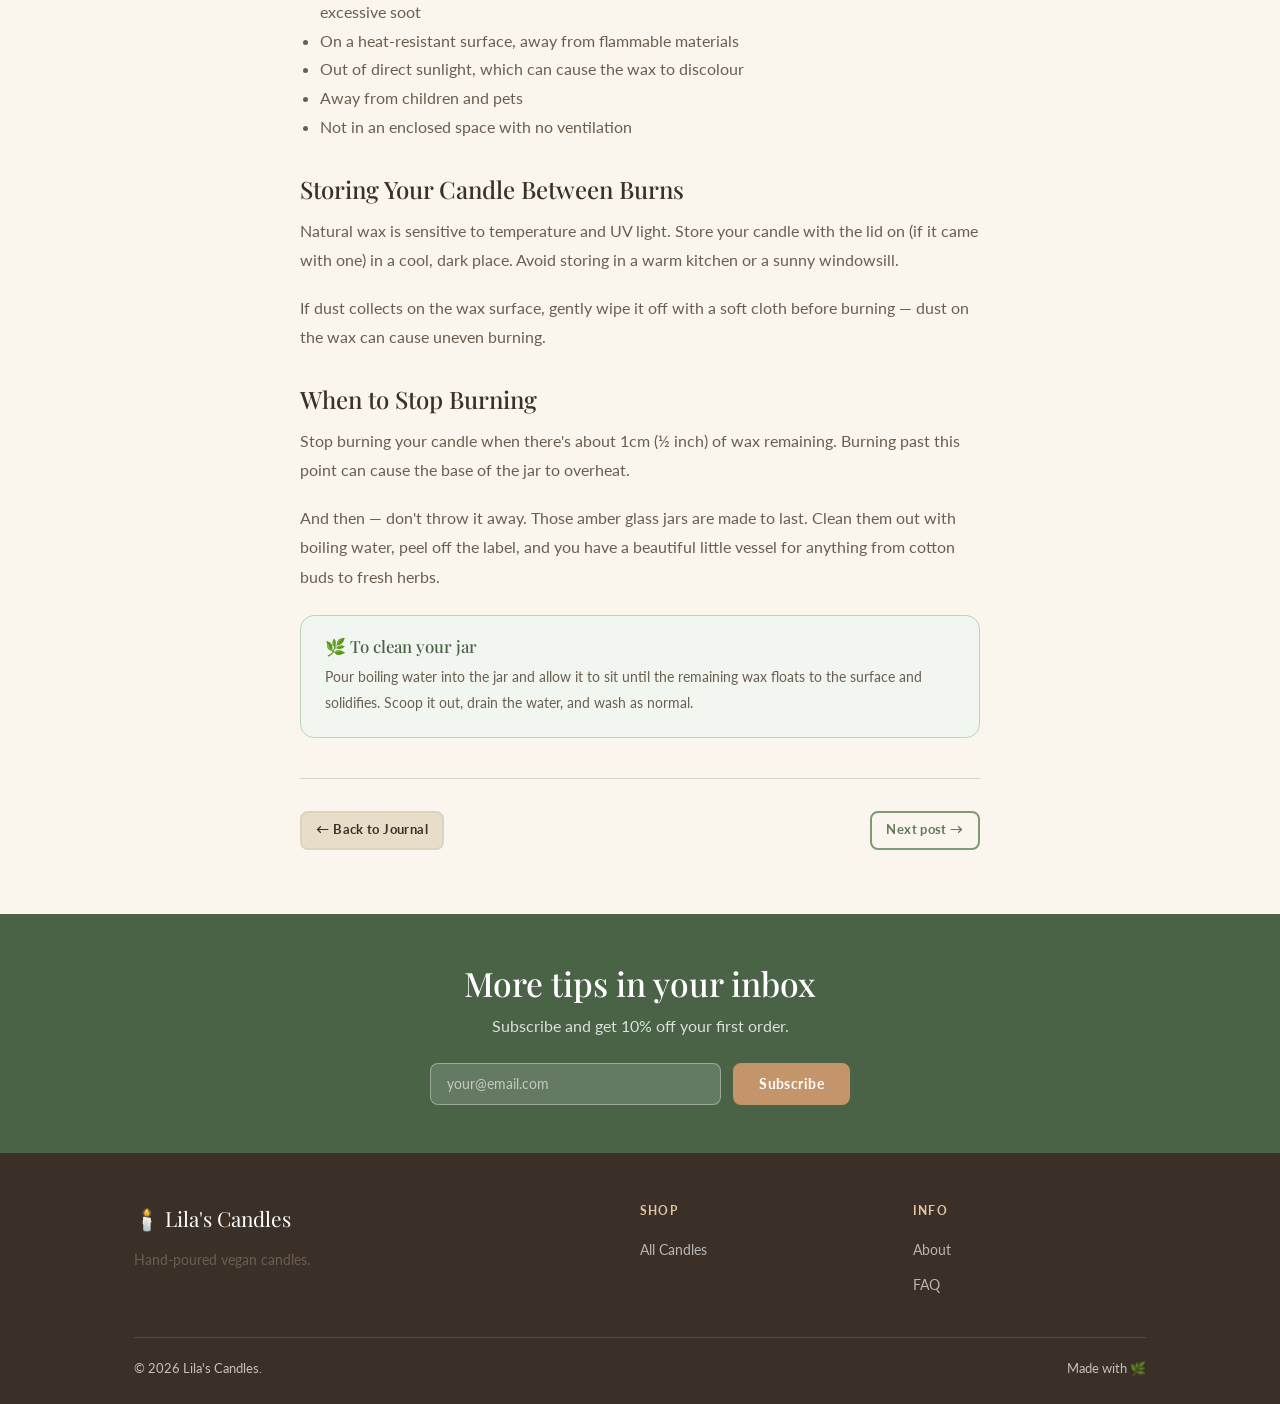
<file: blog-post-2.html>
<!DOCTYPE html>
<html lang="en">
<head>
  <meta charset="UTF-8" />
  <meta name="viewport" content="width=device-width, initial-scale=1.0" />
  <title>How to Get the Most Out of Your Candle — Lila's Candles</title>
  <link rel="stylesheet" href="css/style.css" />
  <style>
    .post-body { max-width: 680px; margin: 0 auto; }
    .post-body h2 { font-size: 1.5rem; margin: 2rem 0 .75rem; }
    .post-body p  { font-size: 1rem; line-height: 1.85; color: var(--brown-mid); margin-bottom: 1.1rem; }
    .post-body ul { margin: 0 0 1.1rem 1.25rem; list-style: disc; }
    .post-body ul li { color: var(--brown-mid); font-size: 1rem; line-height: 1.8; }
    .post-body blockquote {
      border-left: 3px solid var(--terracotta);
      padding: .75rem 1.25rem;
      background: #fff8f0;
      border-radius: 0 var(--radius) var(--radius) 0;
      margin: 1.5rem 0;
      font-family: var(--font-serif);
      font-style: italic;
      font-size: 1.05rem;
      color: var(--terra-dark);
    }
    .tip-card {
      background: var(--sage-50);
      border: 1px solid var(--sage-200);
      border-radius: var(--radius-lg);
      padding: 1.25rem 1.5rem;
      margin: 1.5rem 0;
    }
    .tip-card h4 { color: var(--sage-600); margin-bottom: .4rem; }
    .tip-card p { font-size: .9rem; margin: 0; }
  </style>
</head>
<body>

  <div id="admin-ribbon" class="admin-ribbon hidden">
    🔑 Admin Mode active — <a href="admin.html">Dashboard</a> &nbsp;·&nbsp; <a href="#" id="admin-logout-btn">Sign Out</a>
  </div>

  <nav class="site-nav">
    <div class="container">
      <div class="nav-inner">
        <a href="index.html" class="nav-logo">🕯️ Lila's <span>Candles</span></a>
        <ul class="nav-links">
          <li><a href="index.html">Home</a></li>
          <li><a href="shop.html">Shop</a></li>
          <li><a href="about.html">About</a></li>
          <li><a href="blog.html">Blog</a></li>
          <li><a href="faq.html">FAQ</a></li>
          <li><a href="contact.html">Contact</a></li>
        </ul>
        <a href="cart.html" class="nav-cart-btn">🛒 <span class="cart-badge hidden">0</span></a>
        <button class="nav-hamburger" aria-label="Open menu"><span></span><span></span><span></span></button>
      </div>
    </div>
    <div class="mobile-nav">
      <a href="index.html">Home</a><a href="shop.html">Shop</a><a href="about.html">About</a>
      <a href="blog.html">Blog</a><a href="faq.html">FAQ</a><a href="contact.html">Contact</a>
    </div>
  </nav>

  <div style="background:linear-gradient(135deg,#e8d050 0%,#f8f0a0 100%);padding:4rem 0 3rem;text-align:center;">
    <div class="container">
      <span class="blog-tag" style="background:rgba(255,255,255,.4);color:var(--brown);margin-bottom:1rem;display:inline-block">Candle Care · 5 min read</span>
      <h1 style="max-width:580px;margin:0 auto 1rem;font-size:clamp(1.6rem,4vw,2.2rem)">How to Get the Most Out of Your Candle</h1>
      <div style="color:var(--brown-mid);font-size:.9rem">By Lila · February 24, 2026</div>
    </div>
  </div>

  <section class="section">
    <div class="container">
      <div class="post-body">

        <p>A good candle deserves to be burned well. I've put a lot of thought into every aspect of these candles — the wax blend, the wick size, the essential oil ratios — but none of that matters if the first burn goes wrong.</p>

        <p>Here's everything I know about getting a long, beautiful, safe burn from your candle.</p>

        <h2>The First Burn Is Everything</h2>

        <p>Wax has memory. This isn't metaphorical — it literally sets the precedent for every future burn. On your very first light, you should allow the candle to burn until the entire top layer of wax has melted from edge to edge. This creates a full melt pool.</p>

        <p>If you blow it out too early, the wax will "tunnel" — digging a hole down the middle while the outer wax remains solid, never to melt again. You'll lose potentially 30–40% of your candle.</p>

        <div class="tip-card">
          <h4>🕯️ First burn tip</h4>
          <p>For a 6oz jar, allow 2–3 hours on the first burn. For an 8oz pot, you may need 3–4 hours. Don't rush it.</p>
        </div>

        <h2>Trim Your Wick Every Single Time</h2>

        <p>Before every burn, trim your wick to about 5mm (¼ inch). A wick that's too long produces a large, sooty flame that burns through the wax too quickly and may leave black marks inside the jar.</p>

        <p>You can buy a proper wick trimmer (they're excellent), but nail scissors work just as well. Just make sure the candle is cool and all debris is removed before lighting.</p>

        <blockquote>"A trimmed wick is the single biggest thing you can do for a longer, cleaner, more fragrant burn."</blockquote>

        <h2>How Long Should You Burn It?</h2>

        <p>Aim for burns of 2–4 hours maximum. Burning for too long causes the wick to "mushroom" (develop a carbon ball on top), raises the temperature of the jar, and can compromise the structural integrity of the container over time.</p>

        <p>If you notice the flame getting very large or flickering heavily, that's usually a sign you've been burning for too long or the wick needs trimming.</p>

        <h2>Where to Put Your Candle</h2>

        <ul>
          <li>Away from draughts (fans, open windows, air vents) — these cause uneven burning and excessive soot</li>
          <li>On a heat-resistant surface, away from flammable materials</li>
          <li>Out of direct sunlight, which can cause the wax to discolour</li>
          <li>Away from children and pets</li>
          <li>Not in an enclosed space with no ventilation</li>
        </ul>

        <h2>Storing Your Candle Between Burns</h2>

        <p>Natural wax is sensitive to temperature and UV light. Store your candle with the lid on (if it came with one) in a cool, dark place. Avoid storing in a warm kitchen or a sunny windowsill.</p>

        <p>If dust collects on the wax surface, gently wipe it off with a soft cloth before burning — dust on the wax can cause uneven burning.</p>

        <h2>When to Stop Burning</h2>

        <p>Stop burning your candle when there's about 1cm (½ inch) of wax remaining. Burning past this point can cause the base of the jar to overheat.</p>

        <p>And then — don't throw it away. Those amber glass jars are made to last. Clean them out with boiling water, peel off the label, and you have a beautiful little vessel for anything from cotton buds to fresh herbs.</p>

        <div class="tip-card">
          <h4>🌿 To clean your jar</h4>
          <p>Pour boiling water into the jar and allow it to sit until the remaining wax floats to the surface and solidifies. Scoop it out, drain the water, and wash as normal.</p>
        </div>

      </div>

      <div class="post-body" style="margin-top:2.5rem;padding-top:2rem;border-top:1px solid var(--border);display:flex;justify-content:space-between;align-items:center;flex-wrap:wrap;gap:1rem;">
        <a href="blog.html" class="btn btn-secondary btn-sm">← Back to Journal</a>
        <a href="blog-post.html" class="btn btn-outline btn-sm">Next post →</a>
      </div>
    </div>
  </section>

  <section class="newsletter-band">
    <div class="container text-center">
      <h2>More tips in your inbox</h2>
      <p>Subscribe and get 10% off your first order.</p>
      <form class="newsletter-form" style="margin:0 auto;">
        <input type="email" placeholder="your@email.com" required />
        <button type="submit" class="btn btn-terra">Subscribe</button>
      </form>
    </div>
  </section>

  <footer class="site-footer">
    <div class="container">
      <div class="footer-grid">
        <div><div class="footer-brand">🕯️ Lila's Candles</div><p class="footer-tagline">Hand-poured vegan candles.</p></div>
        <div><div class="footer-heading">Shop</div><ul class="footer-links"><li><a href="shop.html">All Candles</a></li></ul></div>
        <div><div class="footer-heading">Info</div><ul class="footer-links"><li><a href="about.html">About</a></li><li><a href="faq.html">FAQ</a></li></ul></div>
      </div>
      <div class="footer-bottom"><span>© 2026 Lila's Candles.</span><span>Made with 🌿</span></div>
    </div>
  </footer>

  <div id="toast-container"></div>
  <script src="js/store.js"></script>
  <script src="js/main.js"></script>
</body>
</html>
</file>
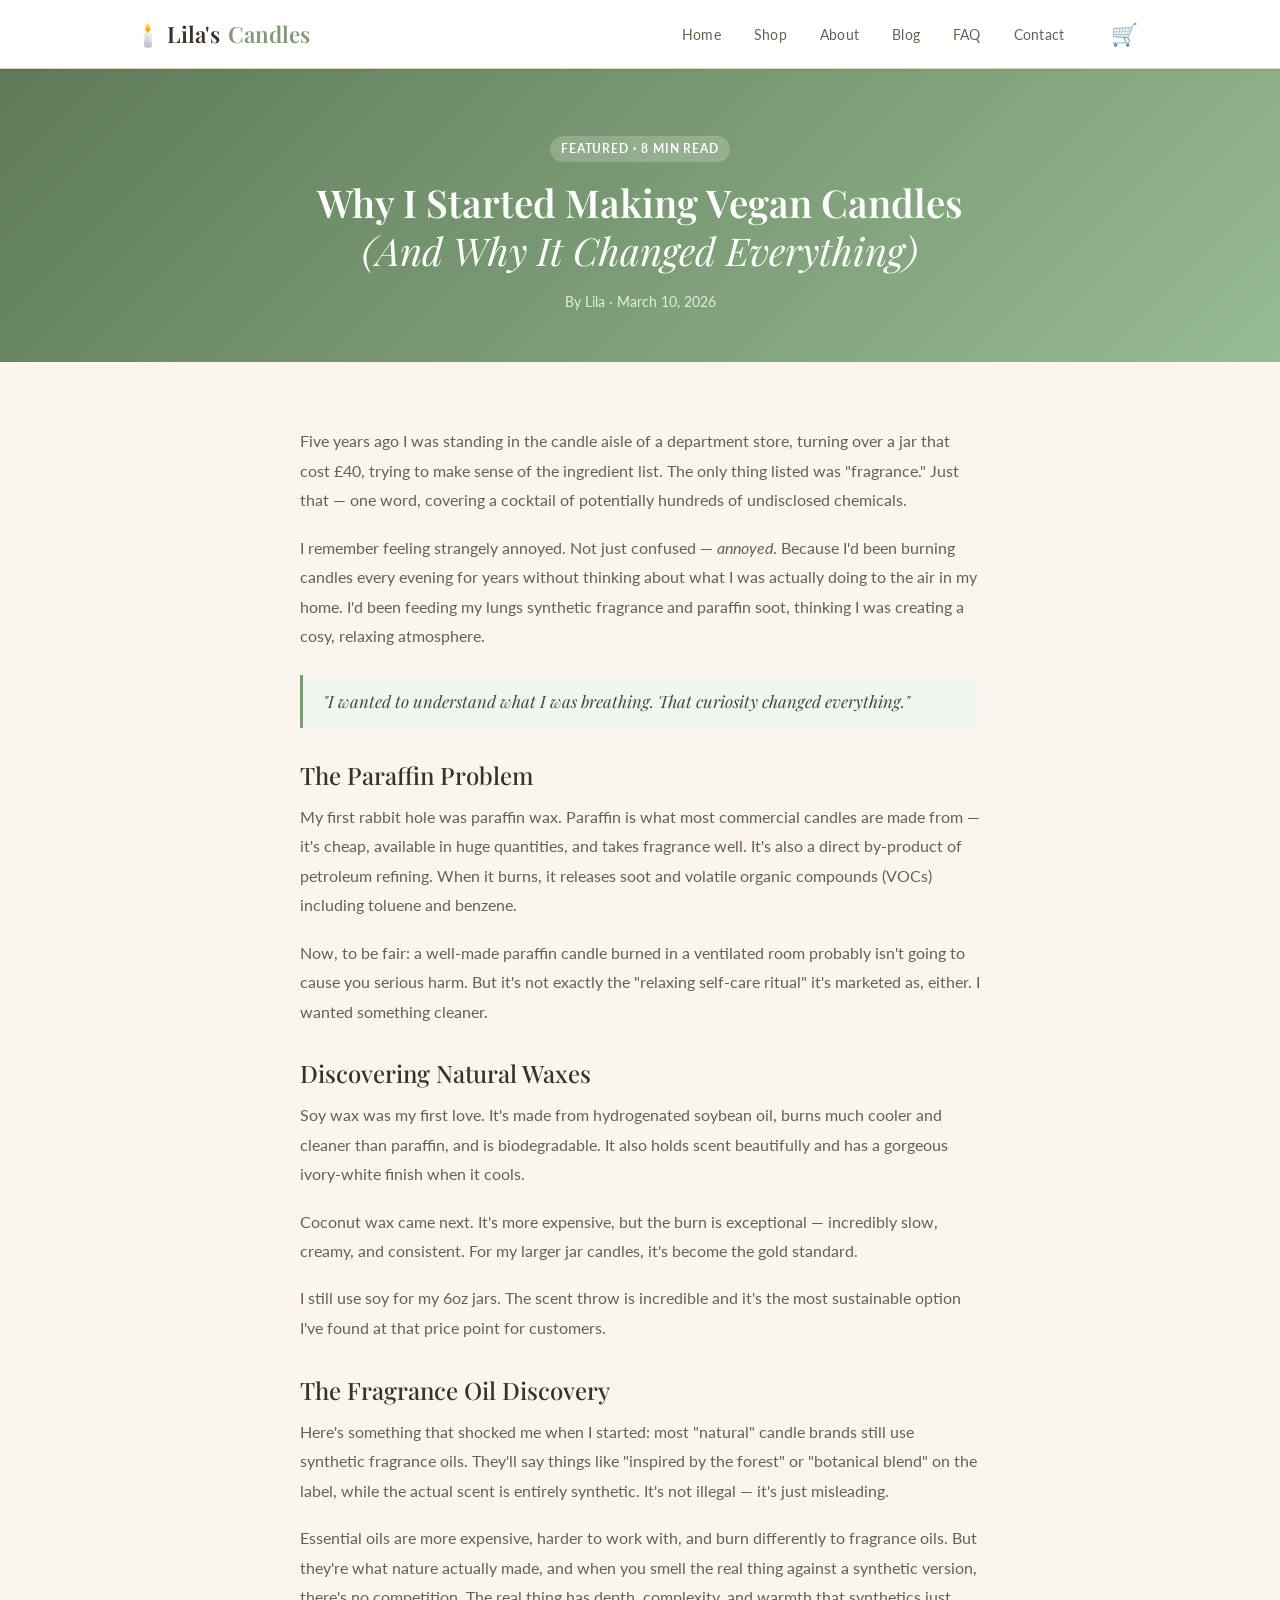
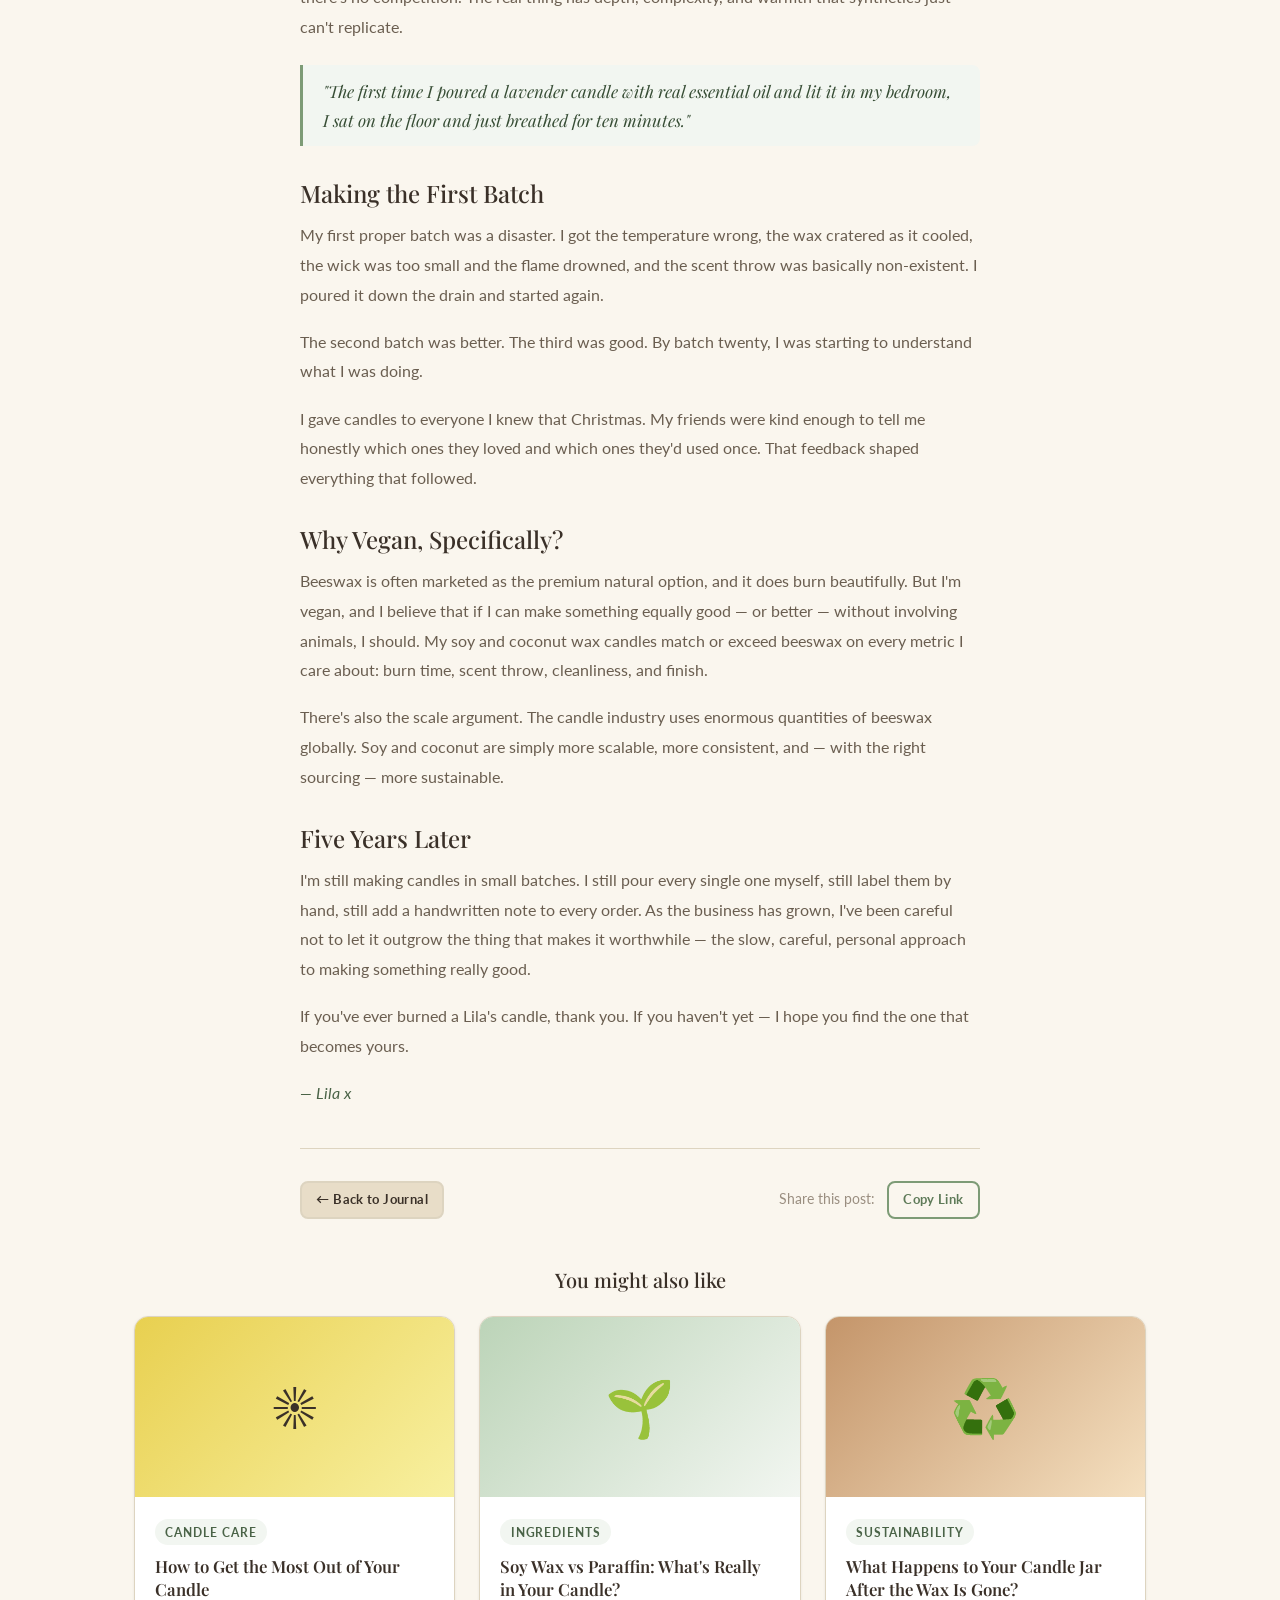
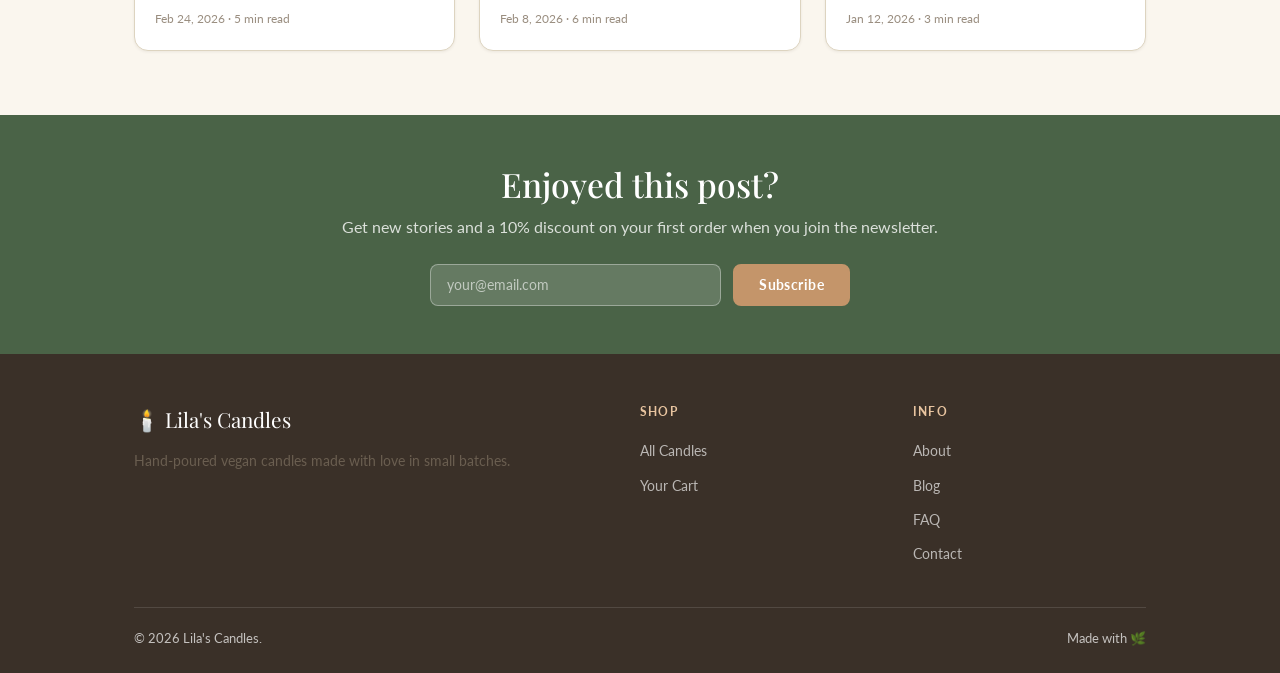
<file: blog-post.html>
<!DOCTYPE html>
<html lang="en">
<head>
  <meta charset="UTF-8" />
  <meta name="viewport" content="width=device-width, initial-scale=1.0" />
  <title>Why I Started Making Vegan Candles — Lila's Candles</title>
  <link rel="stylesheet" href="css/style.css" />
  <style>
    .post-body { max-width: 680px; margin: 0 auto; }
    .post-body h2 { font-size: 1.5rem; margin: 2rem 0 .75rem; }
    .post-body h3 { font-size: 1.1rem; margin: 1.5rem 0 .5rem; }
    .post-body p  { font-size: 1rem; line-height: 1.85; color: var(--brown-mid); margin-bottom: 1.1rem; }
    .post-body blockquote {
      border-left: 3px solid var(--sage-400);
      padding: .75rem 1.25rem;
      background: var(--sage-50);
      border-radius: 0 var(--radius) var(--radius) 0;
      margin: 1.5rem 0;
      font-family: var(--font-serif);
      font-style: italic;
      font-size: 1.05rem;
      color: var(--sage-700);
    }
  </style>
</head>
<body>

  <div id="admin-ribbon" class="admin-ribbon hidden">
    🔑 Admin Mode active — <a href="admin.html">Dashboard</a> &nbsp;·&nbsp; <a href="#" id="admin-logout-btn">Sign Out</a>
  </div>

  <nav class="site-nav">
    <div class="container">
      <div class="nav-inner">
        <a href="index.html" class="nav-logo">🕯️ Lila's <span>Candles</span></a>
        <ul class="nav-links">
          <li><a href="index.html">Home</a></li>
          <li><a href="shop.html">Shop</a></li>
          <li><a href="about.html">About</a></li>
          <li><a href="blog.html">Blog</a></li>
          <li><a href="faq.html">FAQ</a></li>
          <li><a href="contact.html">Contact</a></li>
        </ul>
        <a href="cart.html" class="nav-cart-btn">🛒 <span class="cart-badge hidden">0</span></a>
        <button class="nav-hamburger" aria-label="Open menu"><span></span><span></span><span></span></button>
      </div>
    </div>
    <div class="mobile-nav">
      <a href="index.html">Home</a><a href="shop.html">Shop</a><a href="about.html">About</a>
      <a href="blog.html">Blog</a><a href="faq.html">FAQ</a><a href="contact.html">Contact</a>
    </div>
  </nav>

  <!-- HERO -->
  <div style="background:linear-gradient(135deg,var(--sage-500) 0%,var(--sage-300) 100%);padding:4rem 0 3rem;text-align:center;">
    <div class="container">
      <span class="blog-tag" style="background:rgba(255,255,255,.2);color:#fff;margin-bottom:1rem;display:inline-block">Featured · 8 min read</span>
      <h1 style="color:#fff;max-width:680px;margin:0 auto 1rem;font-size:clamp(1.6rem,4vw,2.4rem)">Why I Started Making Vegan Candles<br><em style="font-weight:400;">(And Why It Changed Everything)</em></h1>
      <div style="color:rgba(255,255,255,.8);font-size:.9rem">By Lila · March 10, 2026</div>
    </div>
  </div>

  <!-- POST CONTENT -->
  <section class="section">
    <div class="container">
      <div class="post-body" data-editable="blog-post-1-content">

        <p>Five years ago I was standing in the candle aisle of a department store, turning over a jar that cost £40, trying to make sense of the ingredient list. The only thing listed was "fragrance." Just that — one word, covering a cocktail of potentially hundreds of undisclosed chemicals.</p>

        <p>I remember feeling strangely annoyed. Not just confused — <em>annoyed</em>. Because I'd been burning candles every evening for years without thinking about what I was actually doing to the air in my home. I'd been feeding my lungs synthetic fragrance and paraffin soot, thinking I was creating a cosy, relaxing atmosphere.</p>

        <blockquote>"I wanted to understand what I was breathing. That curiosity changed everything."</blockquote>

        <h2>The Paraffin Problem</h2>

        <p>My first rabbit hole was paraffin wax. Paraffin is what most commercial candles are made from — it's cheap, available in huge quantities, and takes fragrance well. It's also a direct by-product of petroleum refining. When it burns, it releases soot and volatile organic compounds (VOCs) including toluene and benzene.</p>

        <p>Now, to be fair: a well-made paraffin candle burned in a ventilated room probably isn't going to cause you serious harm. But it's not exactly the "relaxing self-care ritual" it's marketed as, either. I wanted something cleaner.</p>

        <h2>Discovering Natural Waxes</h2>

        <p>Soy wax was my first love. It's made from hydrogenated soybean oil, burns much cooler and cleaner than paraffin, and is biodegradable. It also holds scent beautifully and has a gorgeous ivory-white finish when it cools.</p>

        <p>Coconut wax came next. It's more expensive, but the burn is exceptional — incredibly slow, creamy, and consistent. For my larger jar candles, it's become the gold standard.</p>

        <p>I still use soy for my 6oz jars. The scent throw is incredible and it's the most sustainable option I've found at that price point for customers.</p>

        <h2>The Fragrance Oil Discovery</h2>

        <p>Here's something that shocked me when I started: most "natural" candle brands still use synthetic fragrance oils. They'll say things like "inspired by the forest" or "botanical blend" on the label, while the actual scent is entirely synthetic. It's not illegal — it's just misleading.</p>

        <p>Essential oils are more expensive, harder to work with, and burn differently to fragrance oils. But they're what nature actually made, and when you smell the real thing against a synthetic version, there's no competition. The real thing has depth, complexity, and warmth that synthetics just can't replicate.</p>

        <blockquote>"The first time I poured a lavender candle with real essential oil and lit it in my bedroom, I sat on the floor and just breathed for ten minutes."</blockquote>

        <h2>Making the First Batch</h2>

        <p>My first proper batch was a disaster. I got the temperature wrong, the wax cratered as it cooled, the wick was too small and the flame drowned, and the scent throw was basically non-existent. I poured it down the drain and started again.</p>

        <p>The second batch was better. The third was good. By batch twenty, I was starting to understand what I was doing.</p>

        <p>I gave candles to everyone I knew that Christmas. My friends were kind enough to tell me honestly which ones they loved and which ones they'd used once. That feedback shaped everything that followed.</p>

        <h2>Why Vegan, Specifically?</h2>

        <p>Beeswax is often marketed as the premium natural option, and it does burn beautifully. But I'm vegan, and I believe that if I can make something equally good — or better — without involving animals, I should. My soy and coconut wax candles match or exceed beeswax on every metric I care about: burn time, scent throw, cleanliness, and finish.</p>

        <p>There's also the scale argument. The candle industry uses enormous quantities of beeswax globally. Soy and coconut are simply more scalable, more consistent, and — with the right sourcing — more sustainable.</p>

        <h2>Five Years Later</h2>

        <p>I'm still making candles in small batches. I still pour every single one myself, still label them by hand, still add a handwritten note to every order. As the business has grown, I've been careful not to let it outgrow the thing that makes it worthwhile — the slow, careful, personal approach to making something really good.</p>

        <p>If you've ever burned a Lila's candle, thank you. If you haven't yet — I hope you find the one that becomes yours.</p>

        <p style="font-style:italic;color:var(--sage-600)">— Lila x</p>

      </div>

      <!-- SHARE / BACK -->
      <div class="post-body" style="margin-top:2.5rem;padding-top:2rem;border-top:1px solid var(--border);display:flex;justify-content:space-between;align-items:center;flex-wrap:wrap;gap:1rem;">
        <a href="blog.html" class="btn btn-secondary btn-sm">← Back to Journal</a>
        <div style="font-size:.85rem;color:var(--brown-light)">Share this post:
          <a href="#" onclick="navigator.clipboard.writeText(location.href);showToast('Link copied!');return false;" class="btn btn-outline btn-sm" style="margin-left:.5rem">Copy Link</a>
        </div>
      </div>

      <!-- RELATED -->
      <div style="margin-top:3rem">
        <h3 style="font-family:var(--font-serif);font-size:1.25rem;margin-bottom:1.5rem;text-align:center">You might also like</h3>
        <div class="grid-3">
          <div class="blog-card">
            <div class="blog-card-img" style="background:linear-gradient(135deg,#e8d050 0%,#f8f0a0 100%)">☀️</div>
            <div class="blog-card-body">
              <span class="blog-tag">Candle Care</span>
              <div class="blog-card-title"><a href="blog-post-2.html" style="color:var(--brown)">How to Get the Most Out of Your Candle</a></div>
              <div class="blog-meta">Feb 24, 2026 · 5 min read</div>
            </div>
          </div>
          <div class="blog-card">
            <div class="blog-card-img" style="background:linear-gradient(135deg,#bcd4b8 0%,#f2f6f1 100%)">🌱</div>
            <div class="blog-card-body">
              <span class="blog-tag">Ingredients</span>
              <div class="blog-card-title"><a href="#" style="color:var(--brown)">Soy Wax vs Paraffin: What's Really in Your Candle?</a></div>
              <div class="blog-meta">Feb 8, 2026 · 6 min read</div>
            </div>
          </div>
          <div class="blog-card">
            <div class="blog-card-img" style="background:linear-gradient(135deg,#c4956a 0%,#f5e0c0 100%)">♻️</div>
            <div class="blog-card-body">
              <span class="blog-tag">Sustainability</span>
              <div class="blog-card-title"><a href="#" style="color:var(--brown)">What Happens to Your Candle Jar After the Wax Is Gone?</a></div>
              <div class="blog-meta">Jan 12, 2026 · 3 min read</div>
            </div>
          </div>
        </div>
      </div>

    </div>
  </section>

  <section class="newsletter-band">
    <div class="container text-center">
      <h2>Enjoyed this post?</h2>
      <p>Get new stories and a 10% discount on your first order when you join the newsletter.</p>
      <form class="newsletter-form" style="margin:0 auto;">
        <input type="email" placeholder="your@email.com" required />
        <button type="submit" class="btn btn-terra">Subscribe</button>
      </form>
    </div>
  </section>

  <footer class="site-footer">
    <div class="container">
      <div class="footer-grid">
        <div>
          <div class="footer-brand">🕯️ Lila's Candles</div>
          <p class="footer-tagline">Hand-poured vegan candles made with love in small batches.</p>
        </div>
        <div>
          <div class="footer-heading">Shop</div>
          <ul class="footer-links">
            <li><a href="shop.html">All Candles</a></li>
            <li><a href="cart.html">Your Cart</a></li>
          </ul>
        </div>
        <div>
          <div class="footer-heading">Info</div>
          <ul class="footer-links">
            <li><a href="about.html">About</a></li>
            <li><a href="blog.html">Blog</a></li>
            <li><a href="faq.html">FAQ</a></li>
            <li><a href="contact.html">Contact</a></li>
          </ul>
        </div>
      </div>
      <div class="footer-bottom">
        <span>© 2026 Lila's Candles.</span>
        <span>Made with 🌿</span>
      </div>
    </div>
  </footer>

  <div id="toast-container"></div>
  <script src="js/store.js"></script>
  <script src="js/main.js"></script>
</body>
</html>
</file>
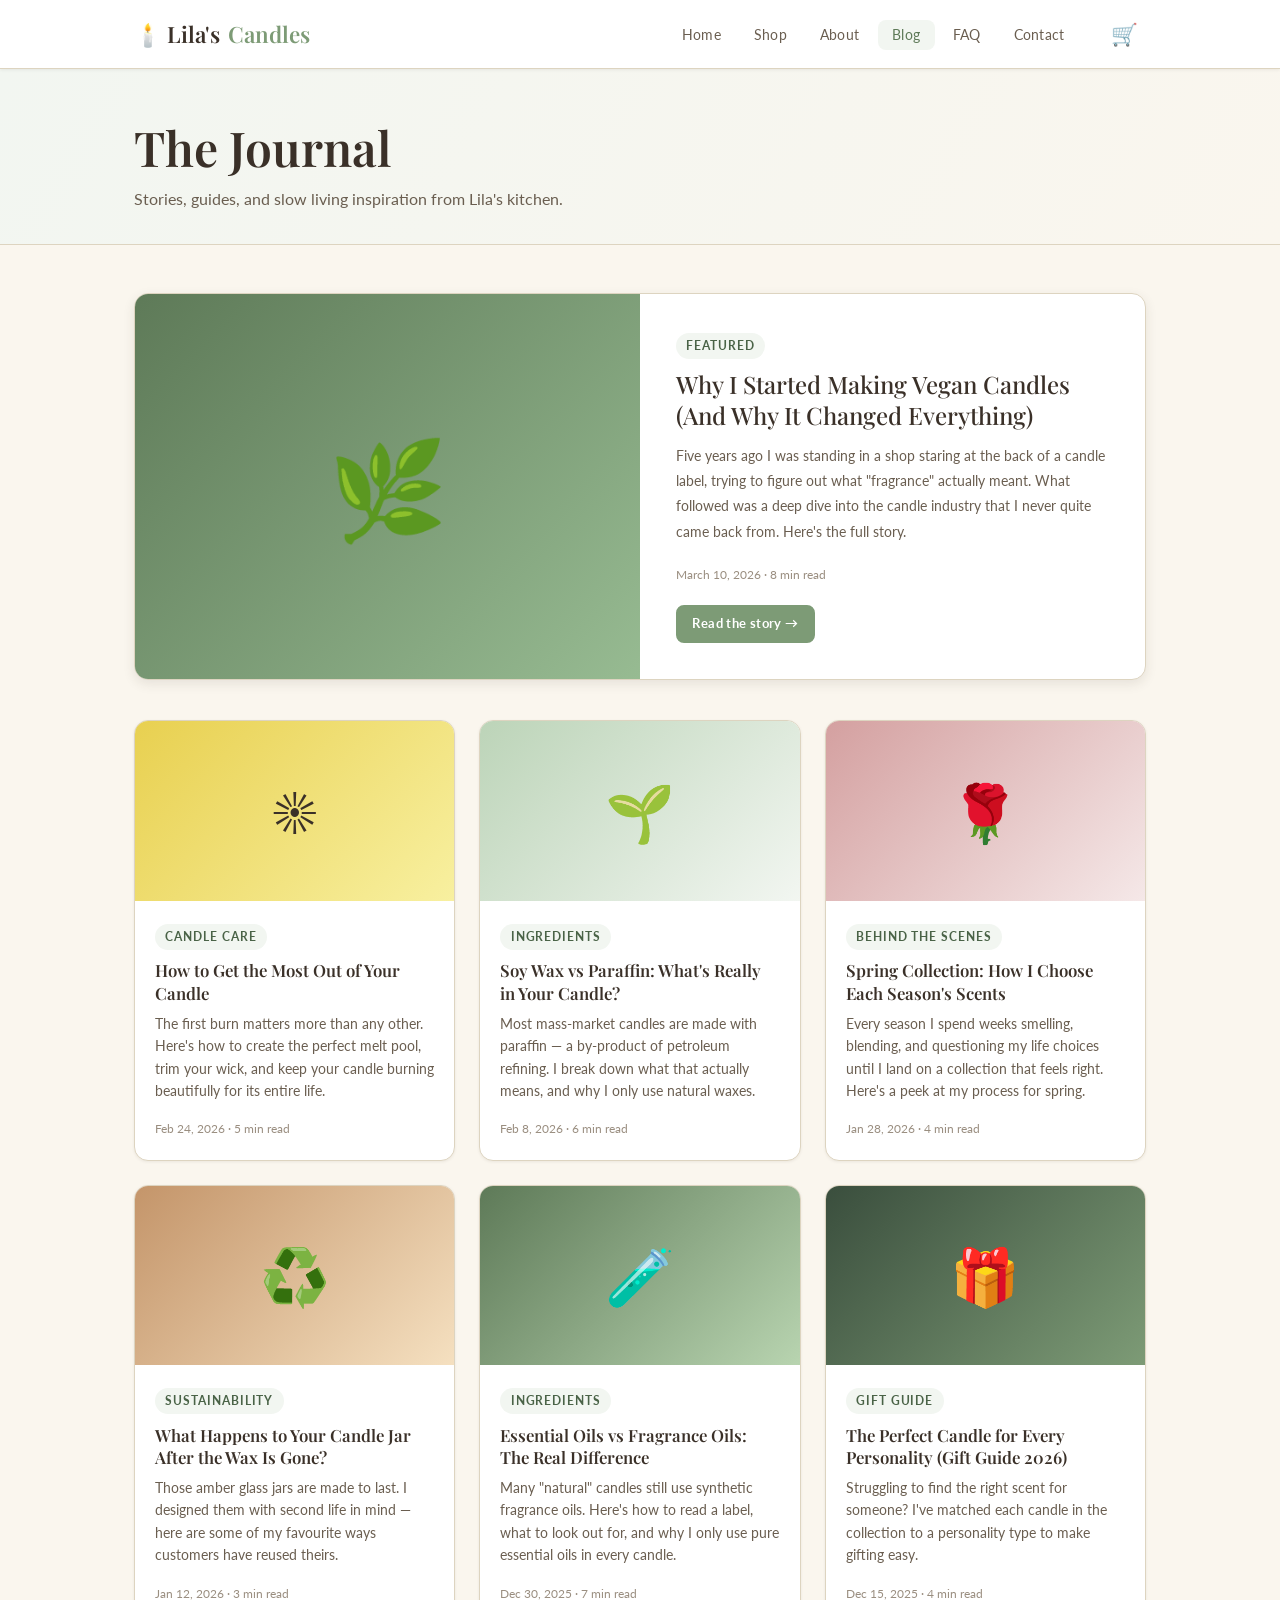
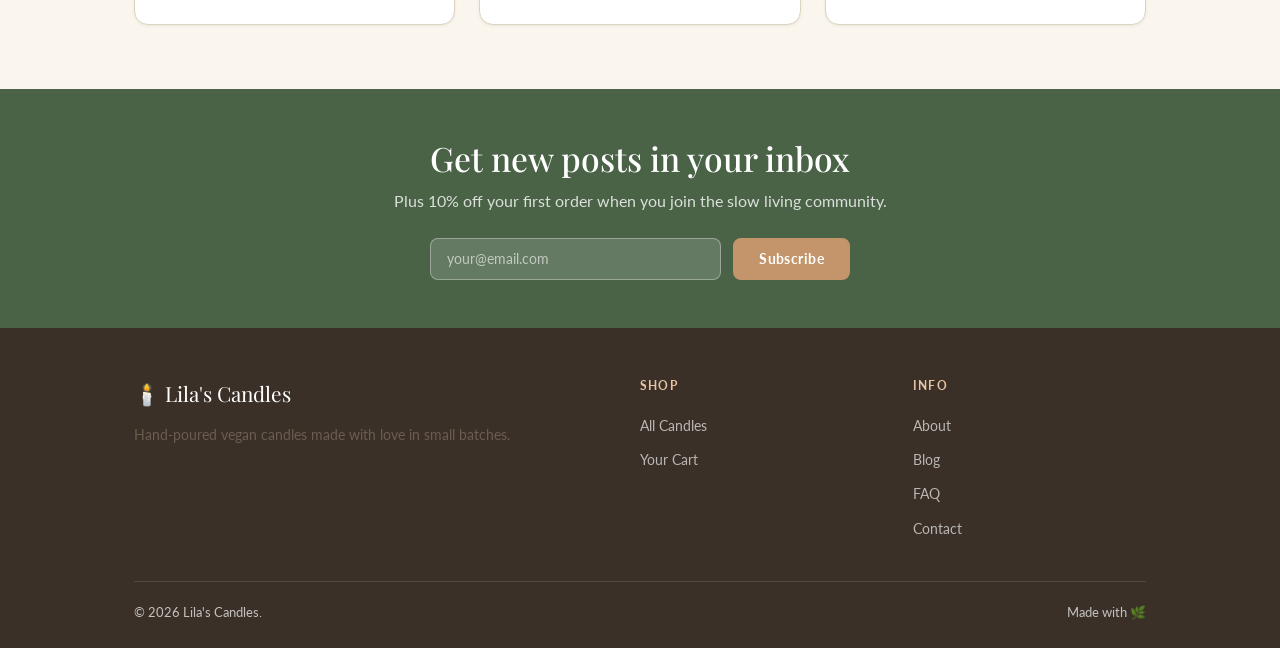
<file: blog.html>
<!DOCTYPE html>
<html lang="en">
<head>
  <meta charset="UTF-8" />
  <meta name="viewport" content="width=device-width, initial-scale=1.0" />
  <title>Blog — Lila's Candles</title>
  <link rel="stylesheet" href="css/style.css" />
</head>
<body>

  <div id="admin-ribbon" class="admin-ribbon hidden">
    🔑 Admin Mode active — <a href="admin.html">Dashboard</a> &nbsp;·&nbsp; <a href="#" id="admin-logout-btn">Sign Out</a>
  </div>

  <nav class="site-nav">
    <div class="container">
      <div class="nav-inner">
        <a href="index.html" class="nav-logo">🕯️ Lila's <span>Candles</span></a>
        <ul class="nav-links">
          <li><a href="index.html">Home</a></li>
          <li><a href="shop.html">Shop</a></li>
          <li><a href="about.html">About</a></li>
          <li><a href="blog.html">Blog</a></li>
          <li><a href="faq.html">FAQ</a></li>
          <li><a href="contact.html">Contact</a></li>
        </ul>
        <a href="cart.html" class="nav-cart-btn">🛒 <span class="cart-badge hidden">0</span></a>
        <button class="nav-hamburger" aria-label="Open menu"><span></span><span></span><span></span></button>
      </div>
    </div>
    <div class="mobile-nav">
      <a href="index.html">Home</a><a href="shop.html">Shop</a><a href="about.html">About</a>
      <a href="blog.html">Blog</a><a href="faq.html">FAQ</a><a href="contact.html">Contact</a>
    </div>
  </nav>

  <div class="page-header">
    <div class="container">
      <h1>The Journal</h1>
      <p>Stories, guides, and slow living inspiration from Lila's kitchen.</p>
    </div>
  </div>

  <section class="section" style="padding-top:0">
    <div class="container">

      <!-- FEATURED POST -->
      <div style="background:var(--surface);border:1px solid var(--border);border-radius:var(--radius-lg);overflow:hidden;box-shadow:var(--shadow);margin-bottom:2.5rem;">
        <div style="display:grid;grid-template-columns:1fr 1fr">
          <div style="background:linear-gradient(135deg,var(--sage-500) 0%,var(--sage-300) 100%);display:flex;align-items:center;justify-content:center;font-size:6rem;min-height:280px;">🌿</div>
          <div style="padding:2.25rem">
            <span class="blog-tag">Featured</span>
            <h2 style="font-size:1.5rem;margin-bottom:.75rem;line-height:1.3"><a href="blog-post.html" style="color:var(--brown)">Why I Started Making Vegan Candles (And Why It Changed Everything)</a></h2>
            <p style="font-size:.9rem;color:var(--brown-mid);line-height:1.75;margin-bottom:1.25rem">Five years ago I was standing in a shop staring at the back of a candle label, trying to figure out what "fragrance" actually meant. What followed was a deep dive into the candle industry that I never quite came back from. Here's the full story.</p>
            <div class="blog-meta" style="margin-bottom:1.25rem">March 10, 2026 · 8 min read</div>
            <a href="blog-post.html" class="btn btn-primary btn-sm">Read the story →</a>
          </div>
        </div>
      </div>

      <!-- POST GRID -->
      <div class="grid-3">

        <div class="blog-card">
          <div class="blog-card-img" style="background:linear-gradient(135deg,#e8d050 0%,#f8f0a0 100%)">☀️</div>
          <div class="blog-card-body">
            <span class="blog-tag">Candle Care</span>
            <div class="blog-card-title"><a href="blog-post-2.html" style="color:var(--brown)">How to Get the Most Out of Your Candle</a></div>
            <p class="blog-card-excerpt">The first burn matters more than any other. Here's how to create the perfect melt pool, trim your wick, and keep your candle burning beautifully for its entire life.</p>
            <div class="blog-meta">Feb 24, 2026 · 5 min read</div>
          </div>
        </div>

        <div class="blog-card">
          <div class="blog-card-img" style="background:linear-gradient(135deg,#bcd4b8 0%,#f2f6f1 100%)">🌱</div>
          <div class="blog-card-body">
            <span class="blog-tag">Ingredients</span>
            <div class="blog-card-title"><a href="#" style="color:var(--brown)">Soy Wax vs Paraffin: What's Really in Your Candle?</a></div>
            <p class="blog-card-excerpt">Most mass-market candles are made with paraffin — a by-product of petroleum refining. I break down what that actually means, and why I only use natural waxes.</p>
            <div class="blog-meta">Feb 8, 2026 · 6 min read</div>
          </div>
        </div>

        <div class="blog-card">
          <div class="blog-card-img" style="background:linear-gradient(135deg,#d4a0a0 0%,#f5e8e8 100%)">🌹</div>
          <div class="blog-card-body">
            <span class="blog-tag">Behind the Scenes</span>
            <div class="blog-card-title"><a href="#" style="color:var(--brown)">Spring Collection: How I Choose Each Season's Scents</a></div>
            <p class="blog-card-excerpt">Every season I spend weeks smelling, blending, and questioning my life choices until I land on a collection that feels right. Here's a peek at my process for spring.</p>
            <div class="blog-meta">Jan 28, 2026 · 4 min read</div>
          </div>
        </div>

        <div class="blog-card">
          <div class="blog-card-img" style="background:linear-gradient(135deg,#c4956a 0%,#f5e0c0 100%)">♻️</div>
          <div class="blog-card-body">
            <span class="blog-tag">Sustainability</span>
            <div class="blog-card-title"><a href="#" style="color:var(--brown)">What Happens to Your Candle Jar After the Wax Is Gone?</a></div>
            <p class="blog-card-excerpt">Those amber glass jars are made to last. I designed them with second life in mind — here are some of my favourite ways customers have reused theirs.</p>
            <div class="blog-meta">Jan 12, 2026 · 3 min read</div>
          </div>
        </div>

        <div class="blog-card">
          <div class="blog-card-img" style="background:linear-gradient(135deg,#5e7a58 0%,#b8d4b0 100%)">🧪</div>
          <div class="blog-card-body">
            <span class="blog-tag">Ingredients</span>
            <div class="blog-card-title"><a href="#" style="color:var(--brown)">Essential Oils vs Fragrance Oils: The Real Difference</a></div>
            <p class="blog-card-excerpt">Many "natural" candles still use synthetic fragrance oils. Here's how to read a label, what to look out for, and why I only use pure essential oils in every candle.</p>
            <div class="blog-meta">Dec 30, 2025 · 7 min read</div>
          </div>
        </div>

        <div class="blog-card">
          <div class="blog-card-img" style="background:linear-gradient(135deg,#3a4e3d 0%,#7d9b76 100%)">🎁</div>
          <div class="blog-card-body">
            <span class="blog-tag">Gift Guide</span>
            <div class="blog-card-title"><a href="#" style="color:var(--brown)">The Perfect Candle for Every Personality (Gift Guide 2026)</a></div>
            <p class="blog-card-excerpt">Struggling to find the right scent for someone? I've matched each candle in the collection to a personality type to make gifting easy.</p>
            <div class="blog-meta">Dec 15, 2025 · 4 min read</div>
          </div>
        </div>

      </div>
    </div>
  </section>

  <!-- NEWSLETTER -->
  <section class="newsletter-band">
    <div class="container text-center">
      <h2>Get new posts in your inbox</h2>
      <p>Plus 10% off your first order when you join the slow living community.</p>
      <form class="newsletter-form" style="margin:0 auto;">
        <input type="email" placeholder="your@email.com" required />
        <button type="submit" class="btn btn-terra">Subscribe</button>
      </form>
    </div>
  </section>

  <footer class="site-footer">
    <div class="container">
      <div class="footer-grid">
        <div>
          <div class="footer-brand">🕯️ Lila's Candles</div>
          <p class="footer-tagline">Hand-poured vegan candles made with love in small batches.</p>
        </div>
        <div>
          <div class="footer-heading">Shop</div>
          <ul class="footer-links">
            <li><a href="shop.html">All Candles</a></li>
            <li><a href="cart.html">Your Cart</a></li>
          </ul>
        </div>
        <div>
          <div class="footer-heading">Info</div>
          <ul class="footer-links">
            <li><a href="about.html">About</a></li>
            <li><a href="blog.html">Blog</a></li>
            <li><a href="faq.html">FAQ</a></li>
            <li><a href="contact.html">Contact</a></li>
          </ul>
        </div>
      </div>
      <div class="footer-bottom">
        <span>© 2026 Lila's Candles.</span>
        <span>Made with 🌿</span>
      </div>
    </div>
  </footer>

  <div id="toast-container"></div>
  <script src="js/store.js"></script>
  <script src="js/main.js"></script>
</body>
</html>
</file>
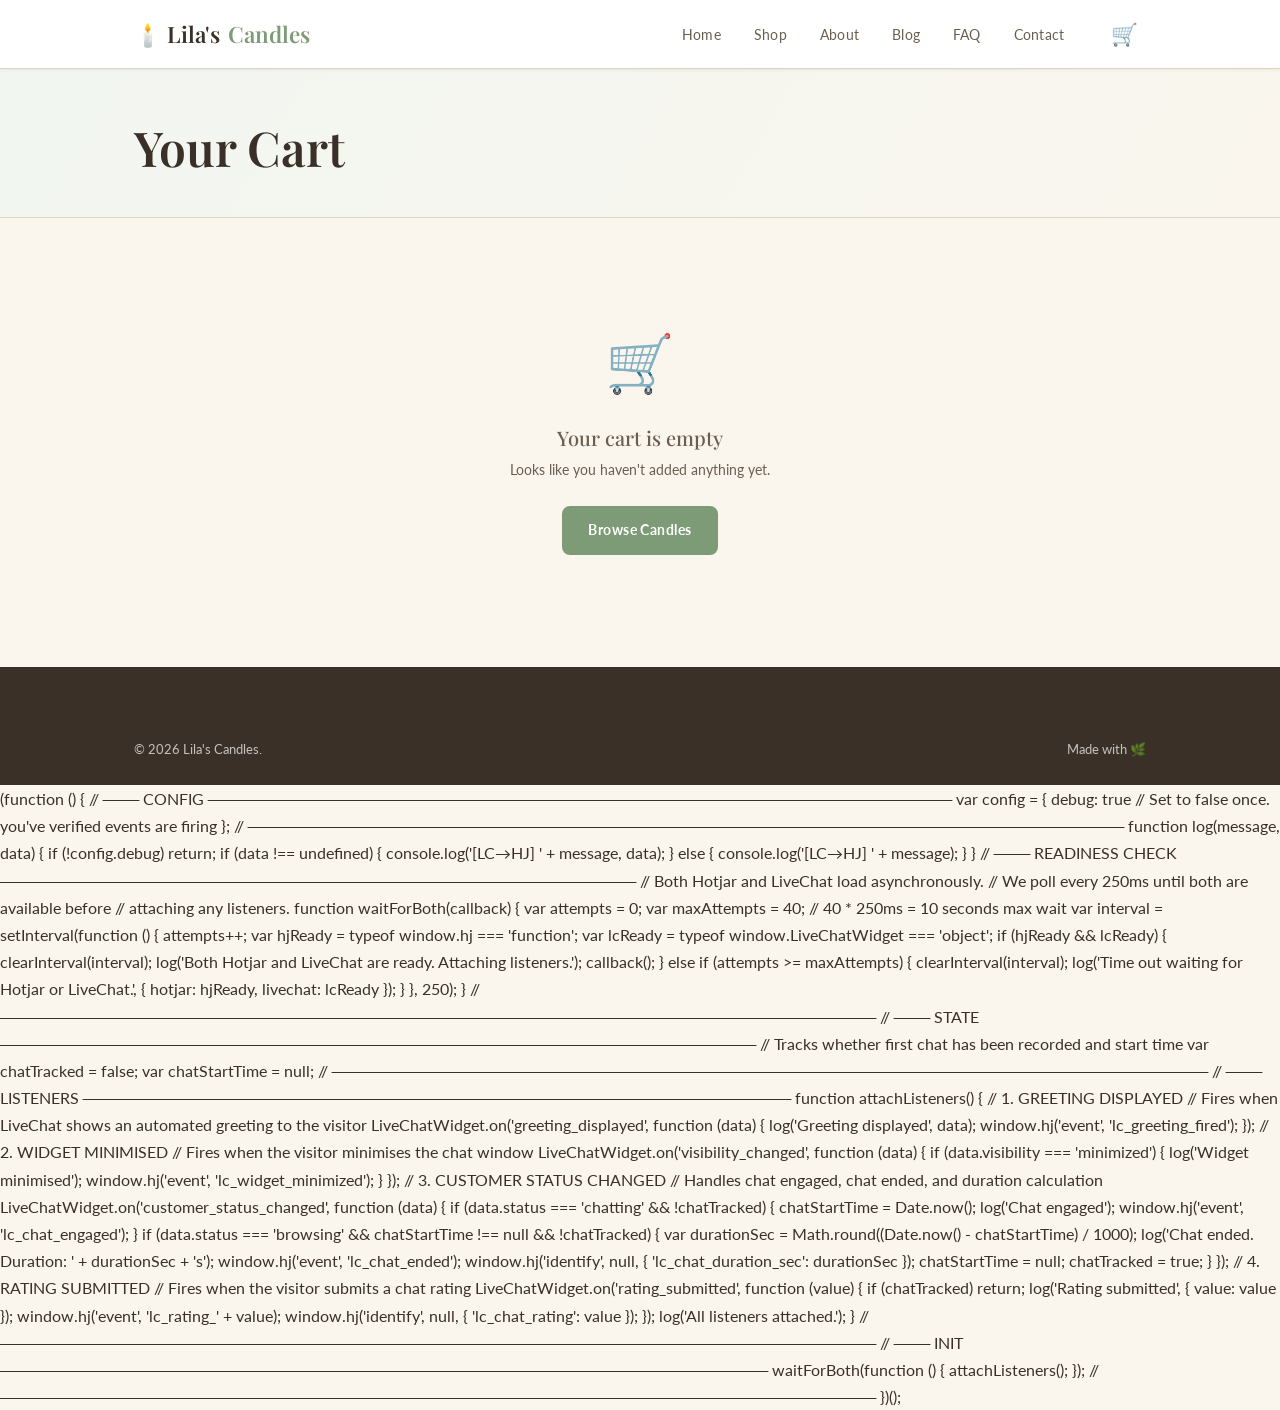
<file: cart.html>
<!DOCTYPE html>
<html lang="en">
<head>
  <meta charset="UTF-8" />
  <meta name="viewport" content="width=device-width, initial-scale=1.0" />
  <title>Your Cart — Lila's Candles</title>
  <link rel="stylesheet" href="css/style.css" />

  <!-- HJ Snippet-->

  <script src="https://t.contentsquare.net/uxa/14abb6b8de1a0.js"></script>
  
</head>
<body>

  <div id="admin-ribbon" class="admin-ribbon hidden">
    🔑 Admin Mode active — <a href="admin.html">Dashboard</a> &nbsp;·&nbsp; <a href="#" id="admin-logout-btn">Sign Out</a>
  </div>

  <nav class="site-nav">
    <div class="container">
      <div class="nav-inner">
        <a href="index.html" class="nav-logo">🕯️ Lila's <span>Candles</span></a>
        <ul class="nav-links">
          <li><a href="index.html">Home</a></li>
          <li><a href="shop.html">Shop</a></li>
          <li><a href="about.html">About</a></li>
          <li><a href="blog.html">Blog</a></li>
          <li><a href="faq.html">FAQ</a></li>
          <li><a href="contact.html">Contact</a></li>
        </ul>
        <a href="cart.html" class="nav-cart-btn">🛒 <span class="cart-badge hidden">0</span></a>
        <button class="nav-hamburger" aria-label="Open menu"><span></span><span></span><span></span></button>
      </div>
    </div>
    <div class="mobile-nav">
      <a href="index.html">Home</a><a href="shop.html">Shop</a><a href="about.html">About</a>
      <a href="blog.html">Blog</a><a href="faq.html">FAQ</a><a href="contact.html">Contact</a>
    </div>
  </nav>

  <div class="page-header">
    <div class="container">
      <h1>Your Cart</h1>
    </div>
  </div>

  <div class="section" style="padding-top:0">
    <div class="container">
      <div id="cart-empty" class="empty-state" style="display:none">
        <div class="empty-icon">🛒</div>
        <h3>Your cart is empty</h3>
        <p class="text-muted">Looks like you haven't added anything yet.</p>
        <a href="shop.html" class="btn btn-primary mt-3">Browse Candles</a>
      </div>

      <div id="cart-content" style="display:none">
        <div class="grid-2" style="gap:2rem;align-items:start">

          <!-- CART ITEMS -->
          <div class="card" style="padding:0;overflow:hidden">
            <table class="cart-table">
              <thead>
                <tr>
                  <th colspan="2">Product</th>
                  <th>Qty</th>
                  <th style="text-align:right">Price</th>
                  <th></th>
                </tr>
              </thead>
              <tbody id="cart-rows"></tbody>
            </table>
          </div>

          <!-- ORDER SUMMARY -->
          <div>
            <div class="card">
              <div class="card-title">Order Summary</div>
              <table class="summary-table">
                <tr>
                  <td>Subtotal</td>
                  <td id="cart-subtotal">£0.00</td>
                </tr>
                <tr>
                  <td>Shipping</td>
                  <td id="cart-shipping">Calculated at checkout</td>
                </tr>
                <tr class="total-row">
                  <td>Total</td>
                  <td id="cart-total">£0.00</td>
                </tr>
              </table>
              <div style="margin-top:1.25rem;display:flex;flex-direction:column;gap:.6rem;">
                <a href="checkout.html" class="btn btn-primary btn-block btn-lg">Proceed to Checkout →</a>
                <a href="shop.html" class="btn btn-secondary btn-block">Continue Shopping</a>
              </div>
              <p class="text-muted text-center mt-2" style="font-size:.78rem;">Free shipping on orders over £50 🌿</p>
            </div>

            <div class="card mt-3" style="background:var(--sage-50);border-color:var(--sage-200);">
              <p style="font-size:.875rem;color:var(--sage-600);line-height:1.65;">
                🌱 <strong>You're shopping sustainably.</strong> All orders come in recycled, plastic-free packaging.
              </p>
            </div>
          </div>

        </div>
      </div>
    </div>
  </div>

  <footer class="site-footer">
    <div class="container">
      <div class="footer-bottom" style="border:none;padding:1.5rem 0 0">
        <span>© 2026 Lila's Candles.</span>
        <span>Made with 🌿</span>
      </div>
    </div>
  </footer>

  <div id="toast-container"></div>
  <script src="js/store.js"></script>
  <script src="js/main.js"></script>
  <script>
    function renderCart() {
      const cart = Store.getCart();
      const products = Store.getProducts();
      const empty = document.getElementById('cart-empty');
      const content = document.getElementById('cart-content');

      if (!cart.length) {
        empty.style.display = 'block';
        content.style.display = 'none';
        return;
      }

      empty.style.display = 'none';
      content.style.display = 'block';

      const rows = cart.map(item => {
        const p = products.find(x => x.id === item.id);
        if (!p) return '';
        const line = p.price * item.qty;
        return `
          <tr>
            <td style="width:60px">
              <div class="cart-item-img" style="background:${p.gradient}">${p.emoji}</div>
            </td>
            <td>
              <div class="cart-item-name">${p.name}</div>
              <div class="cart-item-sub">${p.tagline}</div>
            </td>
            <td>
              <div class="qty-control">
                <button class="qty-btn" onclick="changeQty(${p.id}, ${item.qty - 1})">−</button>
                <span class="qty-input">${item.qty}</span>
                <button class="qty-btn" onclick="changeQty(${p.id}, ${item.qty + 1})">+</button>
              </div>
            </td>
            <td style="text-align:right">
              <span class="cart-price">£${line.toFixed(2)}</span>
            </td>
            <td>
              <button class="btn-icon" onclick="removeItem(${p.id})" title="Remove">✕</button>
            </td>
          </tr>
        `;
      }).join('');

      document.getElementById('cart-rows').innerHTML = rows;

      const subtotal = Store.getCartTotal();
      const shipping = subtotal >= 50 ? 'Free 🌿' : '£4.99';
      const total = subtotal + (subtotal >= 50 ? 0 : 4.99);

      document.getElementById('cart-subtotal').textContent = '£' + subtotal.toFixed(2);
      document.getElementById('cart-shipping').textContent = shipping;
      document.getElementById('cart-total').textContent = '£' + total.toFixed(2);
    }

    function changeQty(id, qty) {
      Store.updateQty(id, qty);
      renderCart();
    }

    function removeItem(id) {
      Store.removeFromCart(id);
      showToast('Item removed from cart');
      renderCart();
    }

    document.addEventListener('DOMContentLoaded', renderCart);
    window.addEventListener('cartUpdated', renderCart);
  </script>

  <!-- LiveChat Snippet-->
 <!-- Start of LiveChat (www.livechat.com) code -->
<script>
    window.__lc = window.__lc || {};
    window.__lc.license = 19615159;
    window.__lc.integration_name = "manual_restart_trial";
    window.__lc.product_name = "livechat";
    ;(function(n,t,c){function i(n){return e._h?e._h.apply(null,n):e._q.push(n)}var e={_q:[],_h:null,_v:"2.0",on:function(){i(["on",c.call(arguments)])},once:function(){i(["once",c.call(arguments)])},off:function(){i(["off",c.call(arguments)])},get:function(){if(!e._h)throw new Error("[LiveChatWidget] You can't use getters before load.");return i(["get",c.call(arguments)])},call:function(){i(["call",c.call(arguments)])},init:function(){var n=t.createElement("script");n.async=!0,n.type="text/javascript",n.src="https://cdn.livechatinc.com/tracking.js",t.head.appendChild(n)}};!n.__lc.asyncInit&&e.init(),n.LiveChatWidget=n.LiveChatWidget||e}(window,document,[].slice))
</script>
<noscript><a href="https://www.livechat.com/chat-with/19615159/" rel="nofollow">Chat with us</a>, powered by <a href="https://www.livechat.com/?welcome" rel="noopener nofollow" target="_blank">LiveChat</a></noscript>
<!-- End of LiveChat code -->

<!-- LC-HJ Script-->

  (function () {

    // ─── CONFIG ──────────────────────────────────────────────────────────────
    var config = {
        debug: true // Set to false once. you've verified events are firing
    };
    // ─────────────────────────────────────────────────────────────────────────

    function log(message, data) {
        if (!config.debug) return;
        if (data !== undefined) {
            console.log('[LC→HJ] ' + message, data);
        } else {
            console.log('[LC→HJ] ' + message);
        }
    }

    // ─── READINESS CHECK ─────────────────────────────────────────────────────
    // Both Hotjar and LiveChat load asynchronously.
    // We poll every 250ms until both are available before
    // attaching any listeners.
    function waitForBoth(callback) {
        var attempts = 0;
        var maxAttempts = 40;  // 40 * 250ms = 10 seconds max wait

        var interval = setInterval(function () {
            attempts++;

            var hjReady = typeof window.hj === 'function';
            var lcReady = typeof window.LiveChatWidget === 'object';

            if (hjReady && lcReady) {
                clearInterval(interval);
                log('Both Hotjar and LiveChat are ready. Attaching listeners.');
                callback();
            } else if (attempts >= maxAttempts) {
                clearInterval(interval);
                log('Time out waiting for Hotjar or LiveChat.', {
                    hotjar: hjReady,
                    livechat: lcReady
                });
            }
        }, 250);
    }
    // ─────────────────────────────────────────────────────────────────────────

    // ─── STATE ───────────────────────────────────────────────────────────────
    // Tracks whether first chat has been recorded and start time
    var chatTracked = false;
    var chatStartTime = null;
    // ─────────────────────────────────────────────────────────────────────────

    // ─── LISTENERS ───────────────────────────────────────────────────────────
    function attachListeners() {

        // 1. GREETING DISPLAYED
        // Fires when LiveChat shows an automated greeting to the visitor
        LiveChatWidget.on('greeting_displayed', function (data) {
            log('Greeting displayed', data);
            window.hj('event', 'lc_greeting_fired');
        });

        // 2. WIDGET MINIMISED
        // Fires when the visitor minimises the chat window
        LiveChatWidget.on('visibility_changed', function (data) {
            if (data.visibility === 'minimized') {
                log('Widget minimised');
                window.hj('event', 'lc_widget_minimized');
            }
        });

        // 3. CUSTOMER STATUS CHANGED
        // Handles chat engaged, chat ended, and duration calculation
        LiveChatWidget.on('customer_status_changed', function (data) {

            if (data.status === 'chatting' && !chatTracked) {
                chatStartTime = Date.now();
                log('Chat engaged');
                window.hj('event', 'lc_chat_engaged');
            }

            if (data.status === 'browsing' && chatStartTime !== null && !chatTracked) {
                var durationSec = Math.round((Date.now() - chatStartTime) / 1000);
                log('Chat ended. Duration: ' + durationSec + 's');
                window.hj('event', 'lc_chat_ended');
                window.hj('identify', null, {
                    'lc_chat_duration_sec': durationSec
                });
                chatStartTime = null;
                chatTracked = true;
            }
        });

        // 4. RATING SUBMITTED
        // Fires when the visitor submits a chat rating
        LiveChatWidget.on('rating_submitted', function (value) {
            if (chatTracked) return;
            log('Rating submitted', { value: value });
            window.hj('event', 'lc_rating_' + value);
            window.hj('identify', null, {
                'lc_chat_rating': value
            });
        });

        log('All listeners attached.');
    }
    // ─────────────────────────────────────────────────────────────────────────

    // ─── INIT ────────────────────────────────────────────────────────────────
    waitForBoth(function () {
        attachListeners();
    });
    // ─────────────────────────────────────────────────────────────────────────

  })();

</body>
</html>
</file>
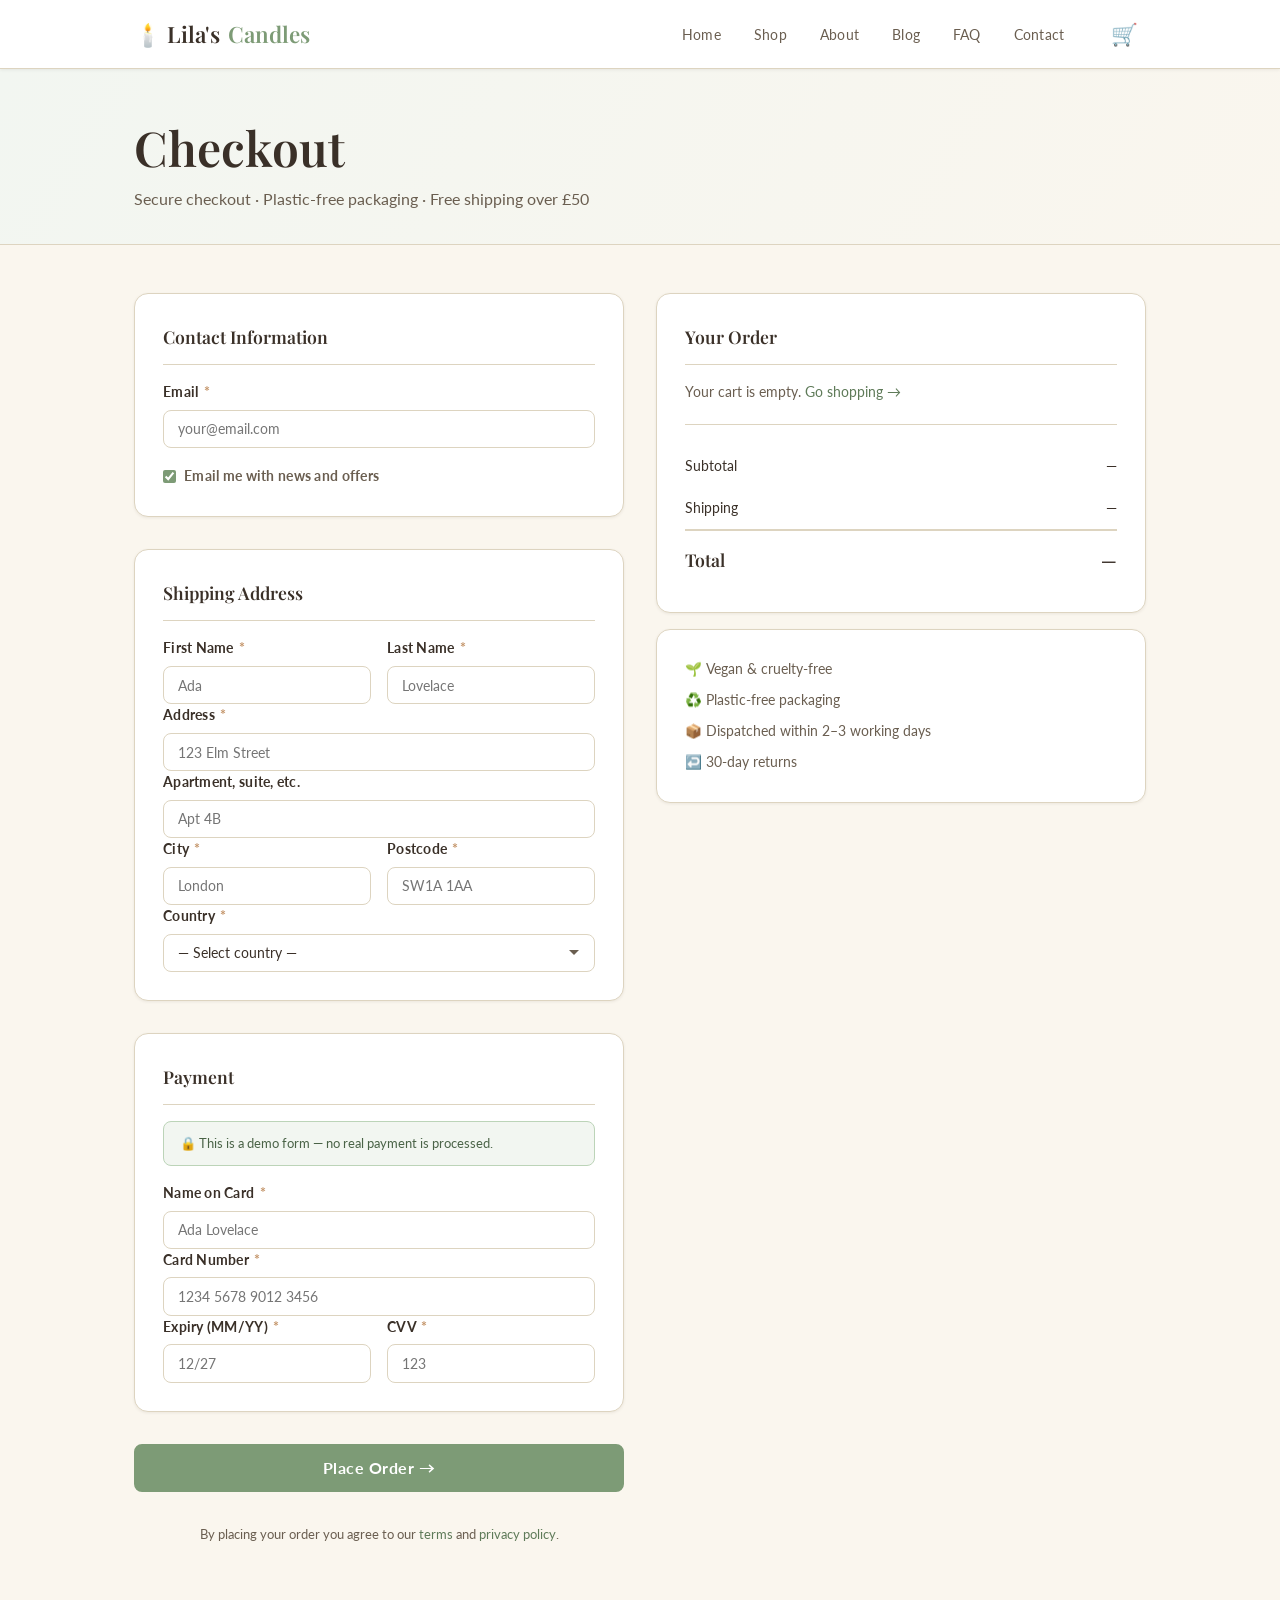
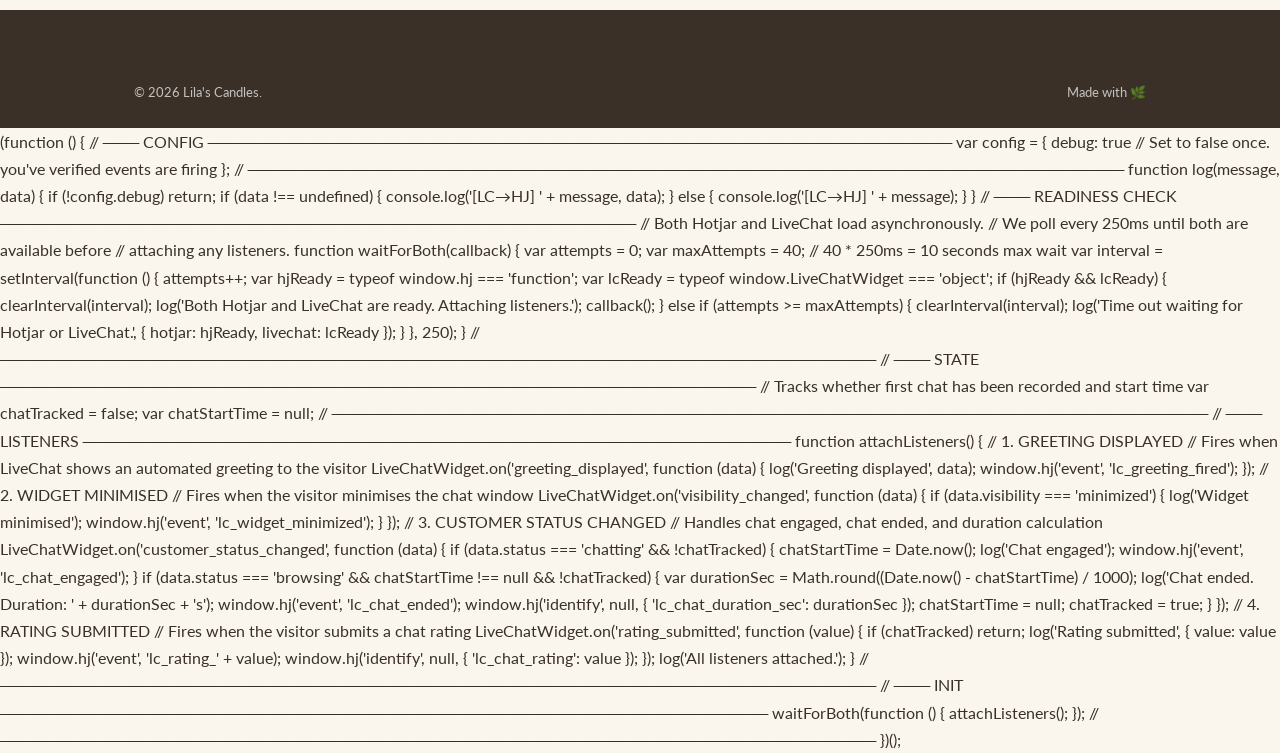
<file: checkout.html>
<!DOCTYPE html>
<html lang="en">
<head>

  <!-- HJ Snippet-->
  <script src="https://t.contentsquare.net/uxa/14abb6b8de1a0.js"></script>

  <meta charset="UTF-8" />
  <meta name="viewport" content="width=device-width, initial-scale=1.0" />
  <title>Checkout — Lila's Candles</title>
  <link rel="stylesheet" href="css/style.css" />

</head>
<body>

  <div id="admin-ribbon" class="admin-ribbon hidden">
    🔑 Admin Mode active — <a href="admin.html">Dashboard</a> &nbsp;·&nbsp; <a href="#" id="admin-logout-btn">Sign Out</a>
  </div>

  <nav class="site-nav">
    <div class="container">
      <div class="nav-inner">
        <a href="index.html" class="nav-logo">🕯️ Lila's <span>Candles</span></a>
        <ul class="nav-links">
          <li><a href="index.html">Home</a></li>
          <li><a href="shop.html">Shop</a></li>
          <li><a href="about.html">About</a></li>
          <li><a href="blog.html">Blog</a></li>
          <li><a href="faq.html">FAQ</a></li>
          <li><a href="contact.html">Contact</a></li>
        </ul>
        <a href="cart.html" class="nav-cart-btn">🛒 <span class="cart-badge hidden">0</span></a>
        <button class="nav-hamburger" aria-label="Open menu"><span></span><span></span><span></span></button>
      </div>
    </div>
    <div class="mobile-nav">
      <a href="index.html">Home</a><a href="shop.html">Shop</a><a href="about.html">About</a>
      <a href="blog.html">Blog</a><a href="faq.html">FAQ</a><a href="contact.html">Contact</a>
    </div>
  </nav>

  <div class="page-header">
    <div class="container">
      <h1>Checkout</h1>
      <p>Secure checkout · Plastic-free packaging · Free shipping over £50</p>
    </div>
  </div>

  <!-- SUCCESS STATE -->
  <div id="order-success" style="display:none" class="section">
    <div class="container text-center" style="max-width:520px;margin:0 auto">
      <div style="font-size:4rem;margin-bottom:1rem">🌿</div>
      <h2 style="margin-bottom:.75rem">Thank you for your order!</h2>
      <p style="font-size:1rem;line-height:1.75;margin-bottom:2rem">Your candles are being lovingly packed by Lila. You'll receive a confirmation email shortly. We hope they bring warmth and calm to your space.</p>
      <a href="shop.html" class="btn btn-primary btn-lg">Keep Shopping</a>
    </div>
  </div>

  <div id="checkout-main" class="section" style="padding-top:0">
    <div class="container">
      <div class="grid-2" style="gap:2rem;align-items:start">

        <!-- CHECKOUT FORM -->
        <div>
          <form id="checkout-form" novalidate>

            <!-- CONTACT -->
            <div class="card mb-2">
              <div class="card-title">Contact Information</div>
              <div class="form-group">
                <label for="email">Email <span class="req">*</span></label>
                <input type="email" id="email" name="email" placeholder="your@email.com" autocomplete="email" required />
              </div>
              <div class="form-group mt-2">
                <label class="checkbox-item">
                  <input type="checkbox" name="subscribe" value="yes" checked />
                  Email me with news and offers
                </label>
              </div>
            </div>

            <!-- SHIPPING ADDRESS -->
            <div class="card mb-2">
              <div class="card-title">Shipping Address</div>
              <div class="form-row">
                <div class="form-group">
                  <label for="first_name">First Name <span class="req">*</span></label>
                  <input type="text" id="first_name" name="first_name" placeholder="Ada" autocomplete="given-name" required />
                </div>
                <div class="form-group">
                  <label for="last_name">Last Name <span class="req">*</span></label>
                  <input type="text" id="last_name" name="last_name" placeholder="Lovelace" autocomplete="family-name" required />
                </div>
              </div>
              <div class="form-group">
                <label for="address1">Address <span class="req">*</span></label>
                <input type="text" id="address1" name="address1" placeholder="123 Elm Street" autocomplete="address-line1" required />
              </div>
              <div class="form-group">
                <label for="address2">Apartment, suite, etc.</label>
                <input type="text" id="address2" name="address2" placeholder="Apt 4B" autocomplete="address-line2" />
              </div>
              <div class="form-row">
                <div class="form-group">
                  <label for="city">City <span class="req">*</span></label>
                  <input type="text" id="city" name="city" placeholder="London" autocomplete="address-level2" required />
                </div>
                <div class="form-group">
                  <label for="postcode">Postcode <span class="req">*</span></label>
                  <input type="text" id="postcode" name="postcode" placeholder="SW1A 1AA" autocomplete="postal-code" required />
                </div>
              </div>
              <div class="form-group">
                <label for="country">Country <span class="req">*</span></label>
                <select id="country" name="country" autocomplete="country" required>
                  <option value="">— Select country —</option>
                  <option value="GB">United Kingdom</option>
                  <option value="US">United States</option>
                  <option value="CA">Canada</option>
                  <option value="AU">Australia</option>
                  <option value="DE">Germany</option>
                  <option value="FR">France</option>
                  <option value="IE">Ireland</option>
                  <option value="NL">Netherlands</option>
                  <option value="OTHER">Other</option>
                </select>
              </div>
            </div>

            <!-- PAYMENT -->
            <div class="card mb-2">
              <div class="card-title">Payment</div>
              <div style="background:var(--sage-50);border:1px solid var(--sage-200);border-radius:var(--radius);padding:.65rem 1rem;font-size:.82rem;color:var(--sage-600);margin-bottom:1rem;">
                🔒 This is a demo form — no real payment is processed.
              </div>
              <div class="form-group">
                <label for="card_name">Name on Card <span class="req">*</span></label>
                <input type="text" id="card_name" name="card_name" placeholder="Ada Lovelace" autocomplete="cc-name" required />
              </div>
              <div class="form-group">
                <label for="card_number">Card Number <span class="req">*</span></label>
                <input type="text" id="card_number" name="card_number" placeholder="1234 5678 9012 3456" autocomplete="cc-number" maxlength="19" required />
              </div>
              <div class="form-row">
                <div class="form-group">
                  <label for="card_expiry">Expiry (MM/YY) <span class="req">*</span></label>
                  <input type="text" id="card_expiry" name="card_expiry" placeholder="12/27" autocomplete="cc-exp" maxlength="5" required />
                </div>
                <div class="form-group">
                  <label for="card_cvv">CVV <span class="req">*</span></label>
                  <input type="text" id="card_cvv" name="card_cvv" placeholder="123" autocomplete="cc-csc" maxlength="4" required />
                </div>
              </div>
            </div>

            <button type="submit" class="btn btn-primary btn-block btn-lg">Place Order →</button>
            <p class="text-muted text-center mt-2" style="font-size:.8rem;">
              By placing your order you agree to our <a href="#">terms</a> and <a href="#">privacy policy</a>.
            </p>

          </form>
        </div>

        <!-- ORDER SUMMARY -->
        <div style="position:sticky;top:80px">
          <div class="card">
            <div class="card-title">Your Order</div>
            <div id="order-items" style="margin-bottom:1rem;"></div>
            <hr class="divider" />
            <table class="summary-table">
              <tr><td>Subtotal</td><td id="order-subtotal">—</td></tr>
              <tr><td>Shipping</td><td id="order-shipping">—</td></tr>
              <tr class="total-row"><td>Total</td><td id="order-total">—</td></tr>
            </table>
          </div>

          <div class="card mt-2" style="font-size:.85rem;color:var(--brown-mid);line-height:1.7">
            <div style="display:flex;flex-direction:column;gap:.5rem;">
              <span>🌱 Vegan &amp; cruelty-free</span>
              <span>♻️ Plastic-free packaging</span>
              <span>📦 Dispatched within 2–3 working days</span>
              <span>↩️ 30-day returns</span>
            </div>
          </div>
        </div>

      </div>
    </div>
  </div>

  <footer class="site-footer">
    <div class="container">
      <div class="footer-bottom" style="border:none;padding:1.5rem 0 0">
        <span>© 2026 Lila's Candles.</span>
        <span>Made with 🌿</span>
      </div>
    </div>
  </footer>

  <div id="toast-container"></div>
  <script src="js/store.js"></script>
  <script src="js/main.js"></script>
  <script>
    function renderOrderSummary() {
      const cart = Store.getCart();
      const products = Store.getProducts();

      if (!cart.length) {
        document.getElementById('order-items').innerHTML =
          '<p class="text-muted text-small">Your cart is empty. <a href="shop.html">Go shopping →</a></p>';
        return;
      }

      document.getElementById('order-items').innerHTML = cart.map(item => {
        const p = products.find(x => x.id === item.id);
        if (!p) return '';
        return `
          <div style="display:flex;align-items:center;gap:.75rem;margin-bottom:.85rem;">
            <div style="width:44px;height:44px;border-radius:var(--radius);background:${p.gradient};display:flex;align-items:center;justify-content:center;font-size:1.25rem;flex-shrink:0;">${p.emoji}</div>
            <div style="flex:1;min-width:0">
              <div style="font-family:var(--font-serif);font-size:.9rem;font-weight:600;color:var(--brown);">${p.name}</div>
              <div style="font-size:.78rem;color:var(--brown-light);">Qty: ${item.qty}</div>
            </div>
            <div style="font-family:var(--font-serif);font-weight:600;">£${(p.price * item.qty).toFixed(2)}</div>
          </div>
        `;
      }).join('');

      const subtotal = Store.getCartTotal();
      const shipping = subtotal >= 50 ? 0 : 4.99;
      document.getElementById('order-subtotal').textContent = '£' + subtotal.toFixed(2);
      document.getElementById('order-shipping').textContent = shipping === 0 ? 'Free 🌿' : '£' + shipping.toFixed(2);
      document.getElementById('order-total').textContent = '£' + (subtotal + shipping).toFixed(2);
    }

    document.getElementById('checkout-form').addEventListener('submit', function(e) {
      e.preventDefault();
      Store.clearCart();
      document.getElementById('checkout-main').style.display = 'none';
      document.getElementById('order-success').style.display = 'block';
      window.scrollTo({ top: 0, behavior: 'smooth' });
    });

    // Format card number with spaces
    document.getElementById('card_number').addEventListener('input', function() {
      this.value = this.value.replace(/\D/g,'').replace(/(.{4})/g,'$1 ').trim().slice(0,19);
    });

    // Format expiry
    document.getElementById('card_expiry').addEventListener('input', function() {
      let v = this.value.replace(/\D/g,'');
      if (v.length >= 2) v = v.slice(0,2) + '/' + v.slice(2,4);
      this.value = v;
    });

    document.addEventListener('DOMContentLoaded', renderOrderSummary);
  </script>

  <!-- LiveChat Snippet-->
 <!-- Start of LiveChat (www.livechat.com) code -->
<script>
    window.__lc = window.__lc || {};
    window.__lc.license = 19615159;
    window.__lc.integration_name = "manual_restart_trial";
    window.__lc.product_name = "livechat";
    ;(function(n,t,c){function i(n){return e._h?e._h.apply(null,n):e._q.push(n)}var e={_q:[],_h:null,_v:"2.0",on:function(){i(["on",c.call(arguments)])},once:function(){i(["once",c.call(arguments)])},off:function(){i(["off",c.call(arguments)])},get:function(){if(!e._h)throw new Error("[LiveChatWidget] You can't use getters before load.");return i(["get",c.call(arguments)])},call:function(){i(["call",c.call(arguments)])},init:function(){var n=t.createElement("script");n.async=!0,n.type="text/javascript",n.src="https://cdn.livechatinc.com/tracking.js",t.head.appendChild(n)}};!n.__lc.asyncInit&&e.init(),n.LiveChatWidget=n.LiveChatWidget||e}(window,document,[].slice))
</script>
<noscript><a href="https://www.livechat.com/chat-with/19615159/" rel="nofollow">Chat with us</a>, powered by <a href="https://www.livechat.com/?welcome" rel="noopener nofollow" target="_blank">LiveChat</a></noscript>
<!-- End of LiveChat code -->

<!-- LC-HJ Script-->

  (function () {

    // ─── CONFIG ──────────────────────────────────────────────────────────────
    var config = {
        debug: true // Set to false once. you've verified events are firing
    };
    // ─────────────────────────────────────────────────────────────────────────

    function log(message, data) {
        if (!config.debug) return;
        if (data !== undefined) {
            console.log('[LC→HJ] ' + message, data);
        } else {
            console.log('[LC→HJ] ' + message);
        }
    }

    // ─── READINESS CHECK ─────────────────────────────────────────────────────
    // Both Hotjar and LiveChat load asynchronously.
    // We poll every 250ms until both are available before
    // attaching any listeners.
    function waitForBoth(callback) {
        var attempts = 0;
        var maxAttempts = 40;  // 40 * 250ms = 10 seconds max wait

        var interval = setInterval(function () {
            attempts++;

            var hjReady = typeof window.hj === 'function';
            var lcReady = typeof window.LiveChatWidget === 'object';

            if (hjReady && lcReady) {
                clearInterval(interval);
                log('Both Hotjar and LiveChat are ready. Attaching listeners.');
                callback();
            } else if (attempts >= maxAttempts) {
                clearInterval(interval);
                log('Time out waiting for Hotjar or LiveChat.', {
                    hotjar: hjReady,
                    livechat: lcReady
                });
            }
        }, 250);
    }
    // ─────────────────────────────────────────────────────────────────────────

    // ─── STATE ───────────────────────────────────────────────────────────────
    // Tracks whether first chat has been recorded and start time
    var chatTracked = false;
    var chatStartTime = null;
    // ─────────────────────────────────────────────────────────────────────────

    // ─── LISTENERS ───────────────────────────────────────────────────────────
    function attachListeners() {

        // 1. GREETING DISPLAYED
        // Fires when LiveChat shows an automated greeting to the visitor
        LiveChatWidget.on('greeting_displayed', function (data) {
            log('Greeting displayed', data);
            window.hj('event', 'lc_greeting_fired');
        });

        // 2. WIDGET MINIMISED
        // Fires when the visitor minimises the chat window
        LiveChatWidget.on('visibility_changed', function (data) {
            if (data.visibility === 'minimized') {
                log('Widget minimised');
                window.hj('event', 'lc_widget_minimized');
            }
        });

        // 3. CUSTOMER STATUS CHANGED
        // Handles chat engaged, chat ended, and duration calculation
        LiveChatWidget.on('customer_status_changed', function (data) {

            if (data.status === 'chatting' && !chatTracked) {
                chatStartTime = Date.now();
                log('Chat engaged');
                window.hj('event', 'lc_chat_engaged');
            }

            if (data.status === 'browsing' && chatStartTime !== null && !chatTracked) {
                var durationSec = Math.round((Date.now() - chatStartTime) / 1000);
                log('Chat ended. Duration: ' + durationSec + 's');
                window.hj('event', 'lc_chat_ended');
                window.hj('identify', null, {
                    'lc_chat_duration_sec': durationSec
                });
                chatStartTime = null;
                chatTracked = true;
            }
        });

        // 4. RATING SUBMITTED
        // Fires when the visitor submits a chat rating
        LiveChatWidget.on('rating_submitted', function (value) {
            if (chatTracked) return;
            log('Rating submitted', { value: value });
            window.hj('event', 'lc_rating_' + value);
            window.hj('identify', null, {
                'lc_chat_rating': value
            });
        });

        log('All listeners attached.');
    }
    // ─────────────────────────────────────────────────────────────────────────

    // ─── INIT ────────────────────────────────────────────────────────────────
    waitForBoth(function () {
        attachListeners();
    });
    // ─────────────────────────────────────────────────────────────────────────

  })();

</body>
</html>
</file>
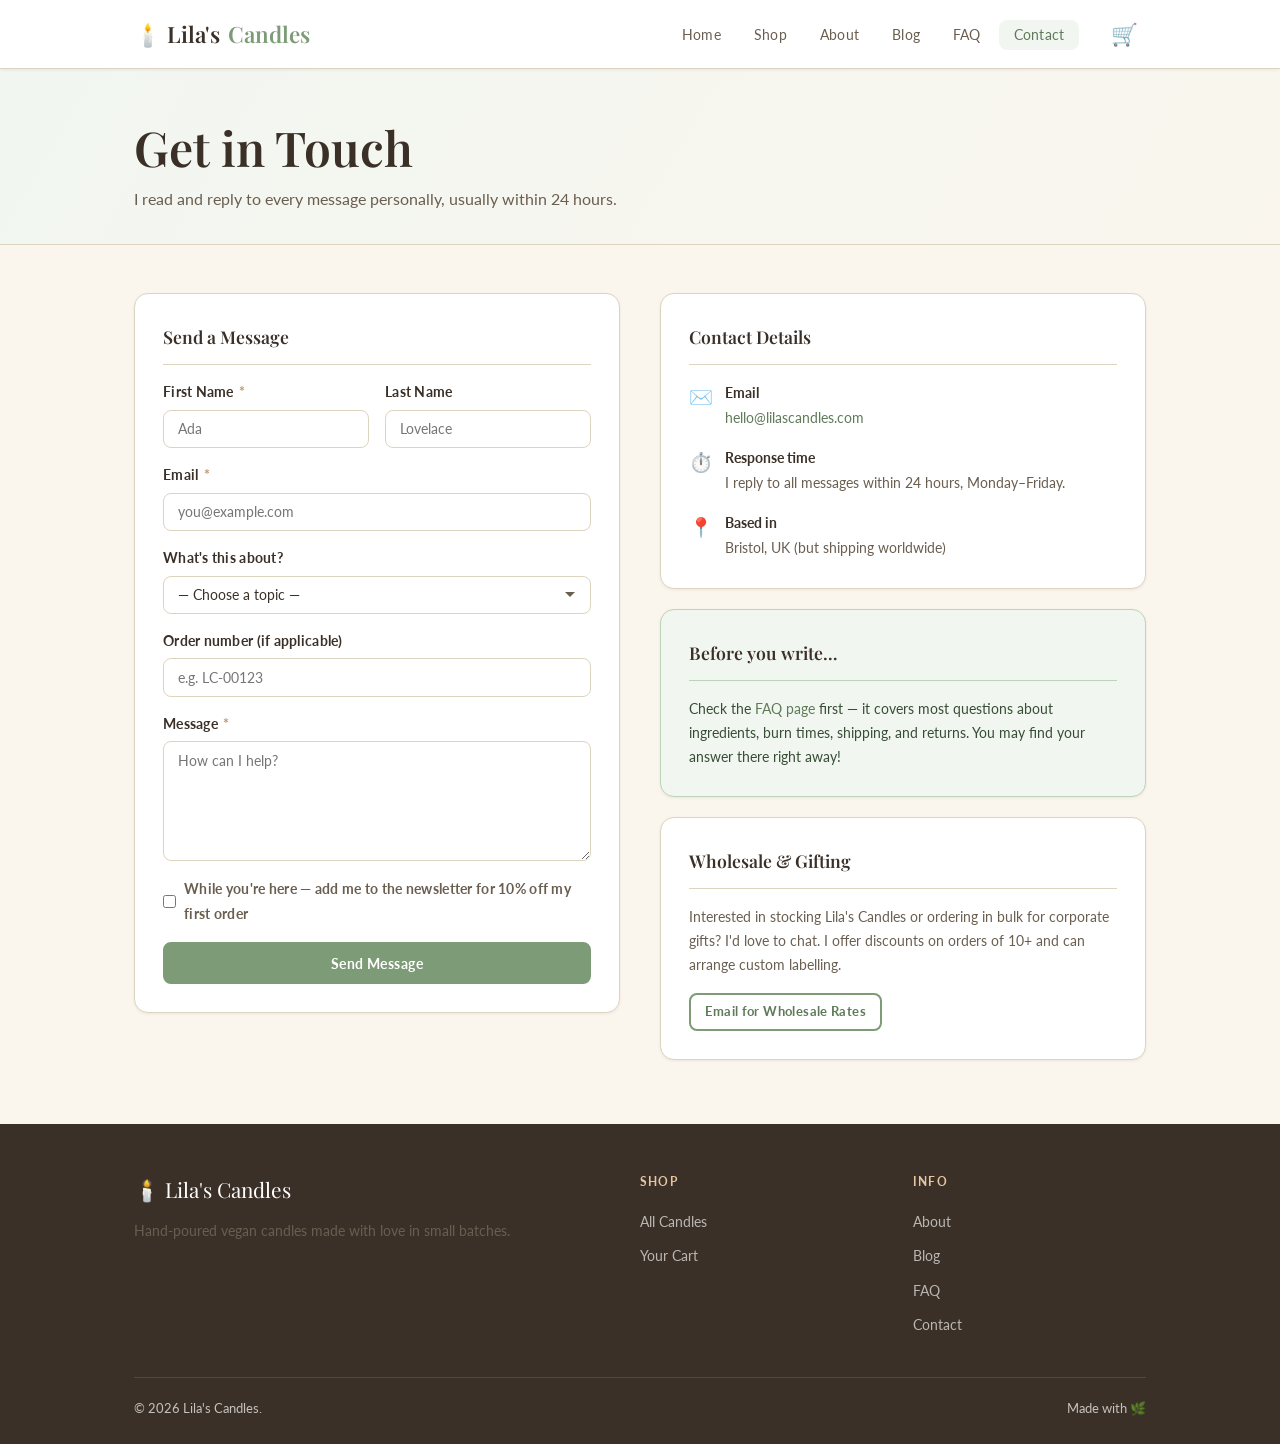
<file: contact.html>
<!DOCTYPE html>
<html lang="en">
<head>
  <meta charset="UTF-8" />
  <meta name="viewport" content="width=device-width, initial-scale=1.0" />
  <title>Contact — Lila's Candles</title>
  <link rel="stylesheet" href="css/style.css" />
</head>
<body>

  <div id="admin-ribbon" class="admin-ribbon hidden">
    🔑 Admin Mode active — <a href="admin.html">Dashboard</a> &nbsp;·&nbsp; <a href="#" id="admin-logout-btn">Sign Out</a>
  </div>

  <nav class="site-nav">
    <div class="container">
      <div class="nav-inner">
        <a href="index.html" class="nav-logo">🕯️ Lila's <span>Candles</span></a>
        <ul class="nav-links">
          <li><a href="index.html">Home</a></li>
          <li><a href="shop.html">Shop</a></li>
          <li><a href="about.html">About</a></li>
          <li><a href="blog.html">Blog</a></li>
          <li><a href="faq.html">FAQ</a></li>
          <li><a href="contact.html">Contact</a></li>
        </ul>
        <a href="cart.html" class="nav-cart-btn">🛒 <span class="cart-badge hidden">0</span></a>
        <button class="nav-hamburger" aria-label="Open menu"><span></span><span></span><span></span></button>
      </div>
    </div>
    <div class="mobile-nav">
      <a href="index.html">Home</a><a href="shop.html">Shop</a><a href="about.html">About</a>
      <a href="blog.html">Blog</a><a href="faq.html">FAQ</a><a href="contact.html">Contact</a>
    </div>
  </nav>

  <div class="page-header">
    <div class="container">
      <h1>Get in Touch</h1>
      <p>I read and reply to every message personally, usually within 24 hours.</p>
    </div>
  </div>

  <section class="section" style="padding-top:0">
    <div class="container">
      <div class="grid-2" style="gap:2.5rem;align-items:start">

        <!-- CONTACT FORM -->
        <div class="card">
          <div class="card-title">Send a Message</div>
          <form id="contact-form" novalidate>
            <div class="form-row">
              <div class="form-group">
                <label for="first_name">First Name <span class="req">*</span></label>
                <input type="text" id="first_name" name="first_name" placeholder="Ada" autocomplete="given-name" required />
              </div>
              <div class="form-group">
                <label for="last_name">Last Name</label>
                <input type="text" id="last_name" name="last_name" placeholder="Lovelace" autocomplete="family-name" />
              </div>
            </div>
            <div class="form-group">
              <label for="email">Email <span class="req">*</span></label>
              <input type="email" id="email" name="email" placeholder="you@example.com" autocomplete="email" required />
            </div>
            <div class="form-group">
              <label for="subject">What's this about?</label>
              <select id="subject" name="subject">
                <option value="">— Choose a topic —</option>
                <option value="order">My order / tracking</option>
                <option value="return">Return or exchange</option>
                <option value="wholesale">Wholesale &amp; bulk orders</option>
                <option value="gift">Custom gifting</option>
                <option value="press">Press &amp; media</option>
                <option value="other">Something else</option>
              </select>
            </div>
            <div class="form-group">
              <label for="order_number">Order number (if applicable)</label>
              <input type="text" id="order_number" name="order_number" placeholder="e.g. LC-00123" />
            </div>
            <div class="form-group">
              <label for="message">Message <span class="req">*</span></label>
              <textarea id="message" name="message" placeholder="How can I help?" required></textarea>
            </div>
            <div class="form-group">
              <label class="checkbox-item">
                <input type="checkbox" name="subscribe" value="yes" />
                While you're here — add me to the newsletter for 10% off my first order
              </label>
            </div>
            <button type="submit" class="btn btn-primary btn-block">Send Message</button>
          </form>
        </div>

        <!-- CONTACT INFO -->
        <div>
          <div class="card" style="margin-bottom:1.25rem">
            <div class="card-title">Contact Details</div>
            <div style="display:flex;flex-direction:column;gap:1rem;font-size:.9rem;color:var(--brown-mid)">
              <div style="display:flex;gap:.75rem;align-items:flex-start">
                <span style="font-size:1.2rem">✉️</span>
                <div>
                  <div style="font-weight:700;color:var(--brown)">Email</div>
                  <a href="mailto:hello@lilascandles.com">hello@lilascandles.com</a>
                </div>
              </div>
              <div style="display:flex;gap:.75rem;align-items:flex-start">
                <span style="font-size:1.2rem">⏱️</span>
                <div>
                  <div style="font-weight:700;color:var(--brown)">Response time</div>
                  I reply to all messages within 24 hours, Monday–Friday.
                </div>
              </div>
              <div style="display:flex;gap:.75rem;align-items:flex-start">
                <span style="font-size:1.2rem">📍</span>
                <div>
                  <div style="font-weight:700;color:var(--brown)">Based in</div>
                  Bristol, UK (but shipping worldwide)
                </div>
              </div>
            </div>
          </div>

          <div class="card" style="background:var(--sage-50);border-color:var(--sage-200);margin-bottom:1.25rem">
            <div class="card-title" style="border-color:var(--sage-200)">Before you write…</div>
            <p style="font-size:.875rem;color:var(--sage-700);line-height:1.7">
              Check the <a href="faq.html">FAQ page</a> first — it covers most questions about ingredients, burn times, shipping, and returns. You may find your answer there right away!
            </p>
          </div>

          <div class="card">
            <div class="card-title">Wholesale &amp; Gifting</div>
            <p style="font-size:.875rem;color:var(--brown-mid);line-height:1.7;margin-bottom:1rem">
              Interested in stocking Lila's Candles or ordering in bulk for corporate gifts? I'd love to chat. I offer discounts on orders of 10+ and can arrange custom labelling.
            </p>
            <a href="mailto:hello@lilascandles.com?subject=Wholesale enquiry" class="btn btn-outline btn-sm">Email for Wholesale Rates</a>
          </div>
        </div>

      </div>
    </div>
  </section>

  <footer class="site-footer">
    <div class="container">
      <div class="footer-grid">
        <div>
          <div class="footer-brand">🕯️ Lila's Candles</div>
          <p class="footer-tagline">Hand-poured vegan candles made with love in small batches.</p>
        </div>
        <div>
          <div class="footer-heading">Shop</div>
          <ul class="footer-links">
            <li><a href="shop.html">All Candles</a></li>
            <li><a href="cart.html">Your Cart</a></li>
          </ul>
        </div>
        <div>
          <div class="footer-heading">Info</div>
          <ul class="footer-links">
            <li><a href="about.html">About</a></li>
            <li><a href="blog.html">Blog</a></li>
            <li><a href="faq.html">FAQ</a></li>
            <li><a href="contact.html">Contact</a></li>
          </ul>
        </div>
      </div>
      <div class="footer-bottom">
        <span>© 2026 Lila's Candles.</span>
        <span>Made with 🌿</span>
      </div>
    </div>
  </footer>

  <div id="toast-container"></div>
  <script src="js/store.js"></script>
  <script src="js/main.js"></script>
</body>
</html>
</file>
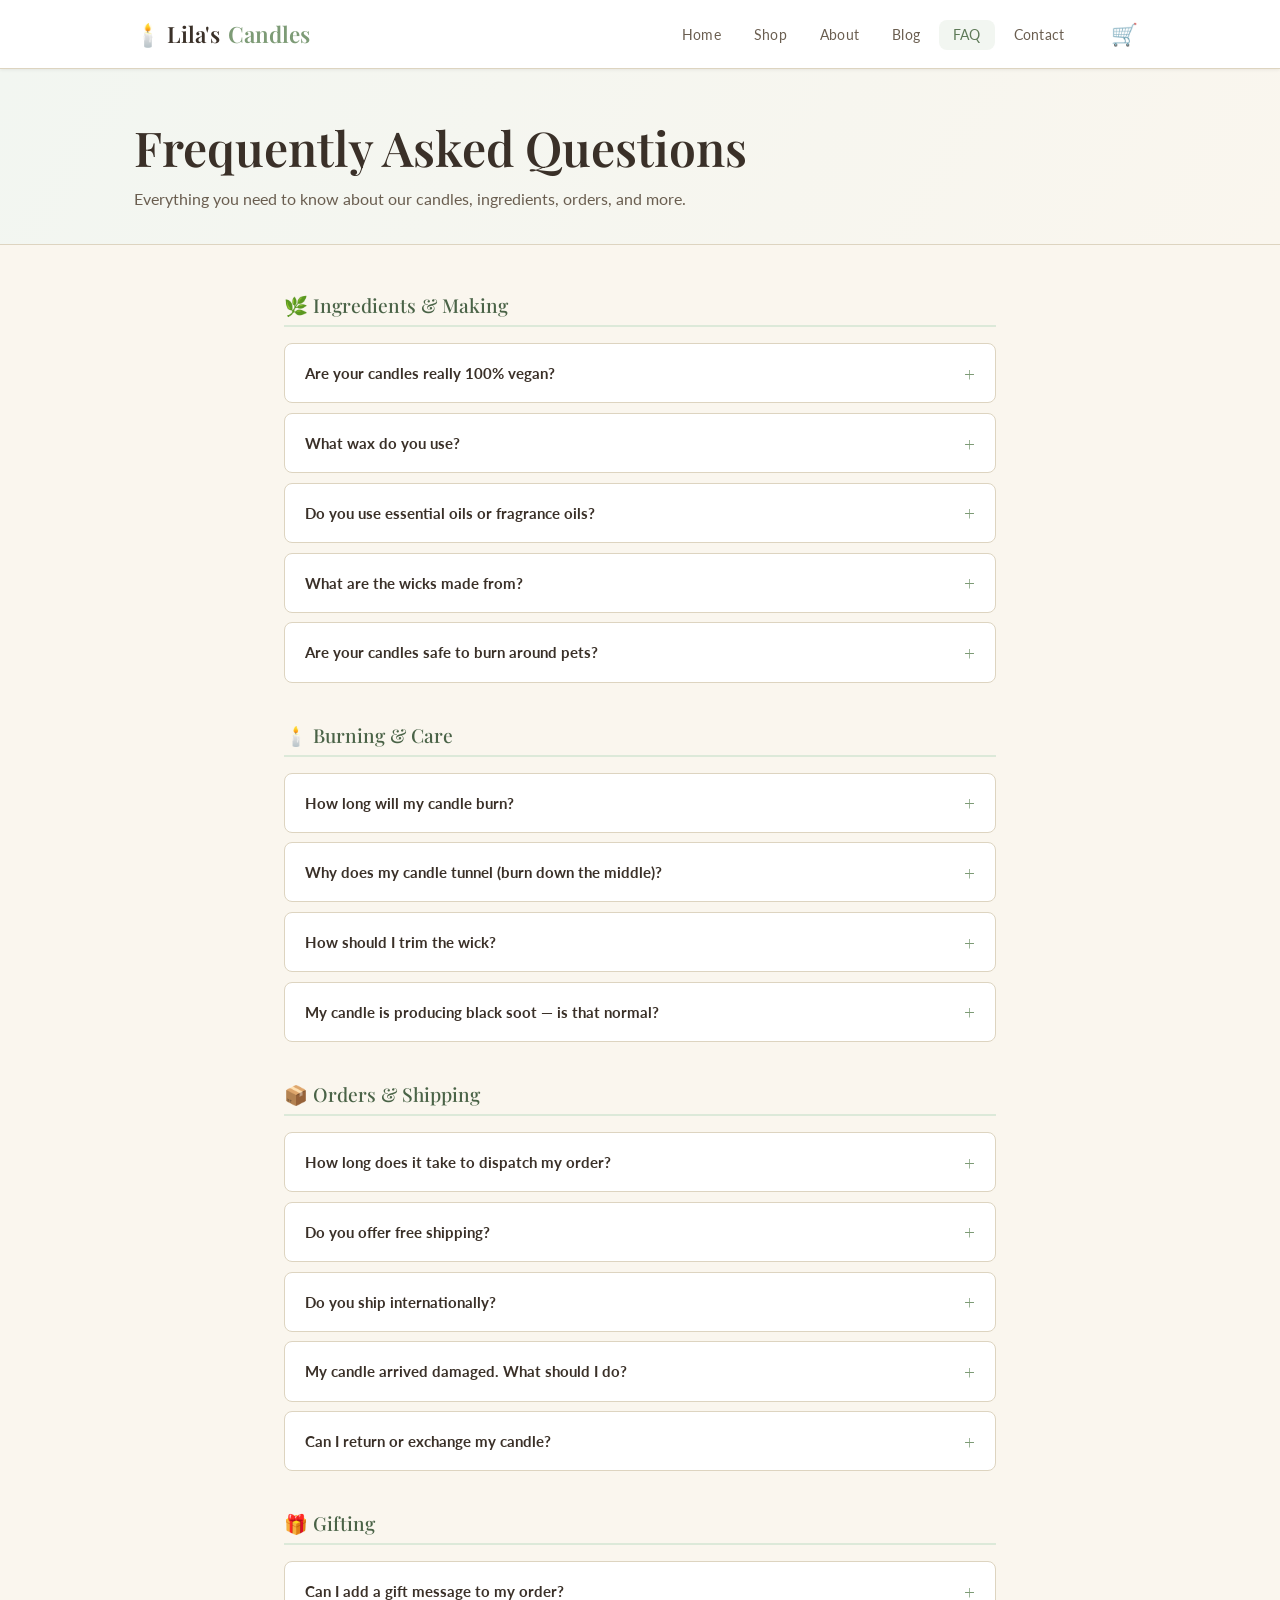
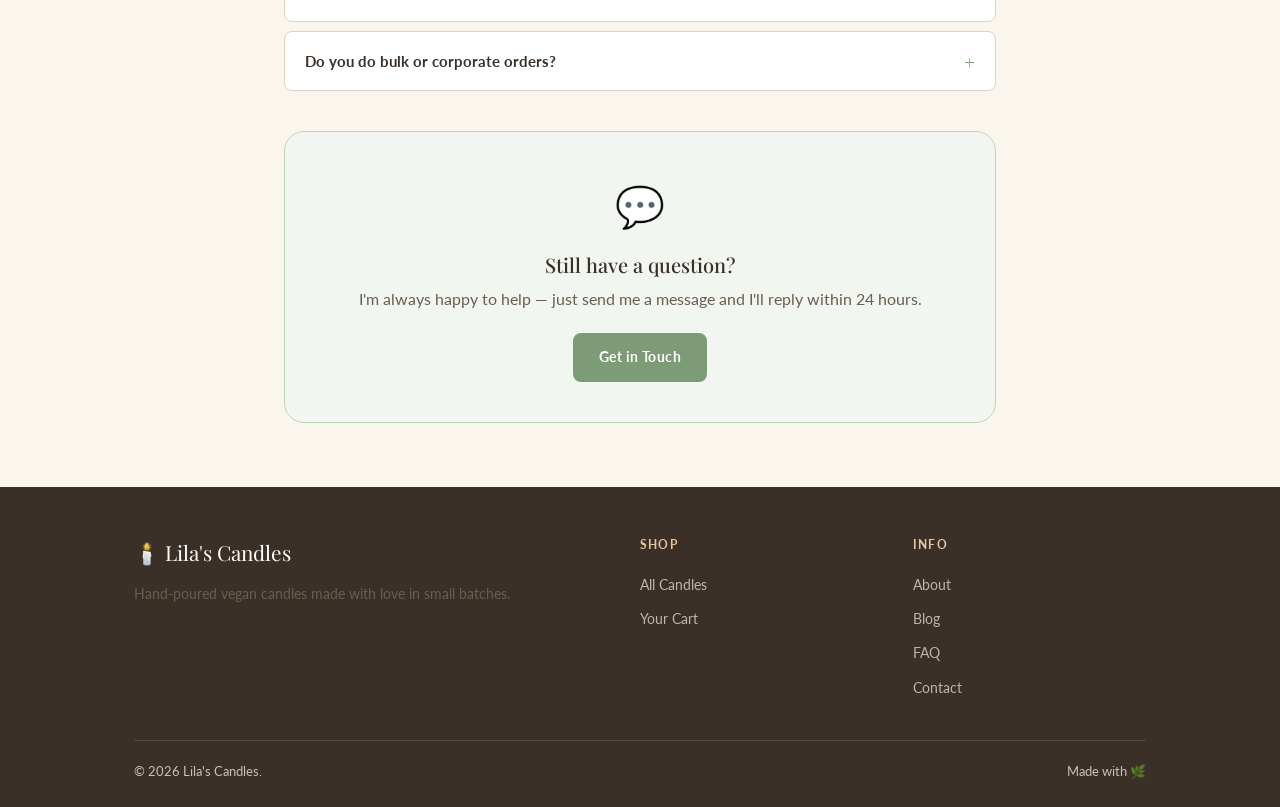
<file: faq.html>
<!DOCTYPE html>
<html lang="en">
<head>
  <meta charset="UTF-8" />
  <meta name="viewport" content="width=device-width, initial-scale=1.0" />
  <title>FAQ — Lila's Candles</title>
  <link rel="stylesheet" href="css/style.css" />
</head>
<body>

  <div id="admin-ribbon" class="admin-ribbon hidden">
    🔑 Admin Mode active — <a href="admin.html">Dashboard</a> &nbsp;·&nbsp; <a href="#" id="admin-logout-btn">Sign Out</a>
  </div>

  <nav class="site-nav">
    <div class="container">
      <div class="nav-inner">
        <a href="index.html" class="nav-logo">🕯️ Lila's <span>Candles</span></a>
        <ul class="nav-links">
          <li><a href="index.html">Home</a></li>
          <li><a href="shop.html">Shop</a></li>
          <li><a href="about.html">About</a></li>
          <li><a href="blog.html">Blog</a></li>
          <li><a href="faq.html">FAQ</a></li>
          <li><a href="contact.html">Contact</a></li>
        </ul>
        <a href="cart.html" class="nav-cart-btn">🛒 <span class="cart-badge hidden">0</span></a>
        <button class="nav-hamburger" aria-label="Open menu"><span></span><span></span><span></span></button>
      </div>
    </div>
    <div class="mobile-nav">
      <a href="index.html">Home</a><a href="shop.html">Shop</a><a href="about.html">About</a>
      <a href="blog.html">Blog</a><a href="faq.html">FAQ</a><a href="contact.html">Contact</a>
    </div>
  </nav>

  <div class="page-header">
    <div class="container">
      <h1>Frequently Asked Questions</h1>
      <p>Everything you need to know about our candles, ingredients, orders, and more.</p>
    </div>
  </div>

  <section class="section" style="padding-top:0">
    <div class="container" style="max-width:760px">

      <!-- INGREDIENTS & MAKING -->
      <div style="margin-bottom:2.5rem">
        <h2 style="font-family:var(--font-serif);font-size:1.2rem;color:var(--sage-600);margin-bottom:1rem;padding-bottom:.5rem;border-bottom:2px solid var(--sage-100);">🌿 Ingredients &amp; Making</h2>

        <div class="faq-item">
          <button class="faq-question">
            Are your candles really 100% vegan?
            <span class="faq-icon">+</span>
          </button>
          <div class="faq-answer">
            Yes — absolutely. I use only soy and coconut wax (no beeswax), pure essential oils (no animal-derived fragrances), and cotton or FSC-certified wood wicks. No animal products of any kind are used in any of my candles, and nothing is tested on animals.
          </div>
        </div>

        <div class="faq-item">
          <button class="faq-question">
            What wax do you use?
            <span class="faq-icon">+</span>
          </button>
          <div class="faq-answer">
            My 6oz candles are made with 100% natural soy wax from non-GMO soybeans. My 8oz ceramic pot candles use a coconut wax blend, which gives a longer, slower, creamier burn. Both are significantly cleaner burning than paraffin wax.
          </div>
        </div>

        <div class="faq-item">
          <button class="faq-question">
            Do you use essential oils or fragrance oils?
            <span class="faq-icon">+</span>
          </button>
          <div class="faq-answer">
            Only pure essential oils. Many candle makers — including some who describe themselves as "natural" — use synthetic fragrance oils. I don't. Every scent in my candles comes from 100% pure, undiluted essential oils. This means a more complex, natural scent and nothing synthetic in your home.
          </div>
        </div>

        <div class="faq-item">
          <button class="faq-question">
            What are the wicks made from?
            <span class="faq-icon">+</span>
          </button>
          <div class="faq-answer">
            My cotton wick candles use unbleached, lead-free cotton wicks. My wood wick candles use FSC-certified wood sourced from sustainably managed forests. Neither contains zinc or any metal cores.
          </div>
        </div>

        <div class="faq-item">
          <button class="faq-question">
            Are your candles safe to burn around pets?
            <span class="faq-icon">+</span>
          </button>
          <div class="faq-answer">
            Some essential oils can be harmful to pets — particularly cats, who are sensitive to many plant compounds. I'd recommend burning candles in well-ventilated rooms and keeping pets out of the immediate area. Always consult your vet if you have concerns about specific scents. Lavender and eucalyptus in particular should be used with care around cats.
          </div>
        </div>
      </div>

      <!-- BURN & CARE -->
      <div style="margin-bottom:2.5rem">
        <h2 style="font-family:var(--font-serif);font-size:1.2rem;color:var(--sage-600);margin-bottom:1rem;padding-bottom:.5rem;border-bottom:2px solid var(--sage-100);">🕯️ Burning &amp; Care</h2>

        <div class="faq-item">
          <button class="faq-question">
            How long will my candle burn?
            <span class="faq-icon">+</span>
          </button>
          <div class="faq-answer">
            My 6oz amber jar candles have a burn time of 35–40 hours. My 8oz ceramic pot candles burn for 45–50 hours. These estimates are based on ideal conditions: trimmed wick, draft-free room, burns of 2–4 hours at a time.
          </div>
        </div>

        <div class="faq-item">
          <button class="faq-question">
            Why does my candle tunnel (burn down the middle)?
            <span class="faq-icon">+</span>
          </button>
          <div class="faq-answer">
            Tunnelling almost always happens because the first burn was cut short. On your very first light, you need to burn the candle until the entire surface has melted from edge to edge — this sets the "memory" of the wax. For a 6oz jar, that's usually 2–3 hours. If tunnelling has already started, there's a technique using foil to create a "dome" that can help correct it — get in touch and I'll walk you through it.
          </div>
        </div>

        <div class="faq-item">
          <button class="faq-question">
            How should I trim the wick?
            <span class="faq-icon">+</span>
          </button>
          <div class="faq-answer">
            Before every burn, trim your wick to approximately 5mm (¼ inch). A wick trimmer is ideal, but nail scissors work well. Always trim when the wax is cool and solid. Remove any wick debris from the wax before relighting.
          </div>
        </div>

        <div class="faq-item">
          <button class="faq-question">
            My candle is producing black soot — is that normal?
            <span class="faq-icon">+</span>
          </button>
          <div class="faq-answer">
            A small amount of soot is normal, but if you're seeing heavy black marks on the inside of the jar, the wick is almost certainly too long. Extinguish the candle, let it cool, trim the wick to 5mm, and try again. Draughts can also cause excessive sooting — make sure the candle isn't near a fan or open window.
          </div>
        </div>
      </div>

      <!-- ORDERS & SHIPPING -->
      <div style="margin-bottom:2.5rem">
        <h2 style="font-family:var(--font-serif);font-size:1.2rem;color:var(--sage-600);margin-bottom:1rem;padding-bottom:.5rem;border-bottom:2px solid var(--sage-100);">📦 Orders &amp; Shipping</h2>

        <div class="faq-item">
          <button class="faq-question">
            How long does it take to dispatch my order?
            <span class="faq-icon">+</span>
          </button>
          <div class="faq-answer">
            I dispatch all orders within 2–3 working days. Since everything is made by hand in small batches, occasionally — especially around the holidays — it may take slightly longer. I'll always let you know if there's a delay.
          </div>
        </div>

        <div class="faq-item">
          <button class="faq-question">
            Do you offer free shipping?
            <span class="faq-icon">+</span>
          </button>
          <div class="faq-answer">
            Yes — free standard shipping on all orders over £50. Orders under £50 incur a flat £4.99 shipping fee. I use plastic-free, compostable packaging for all orders.
          </div>
        </div>

        <div class="faq-item">
          <button class="faq-question">
            Do you ship internationally?
            <span class="faq-icon">+</span>
          </button>
          <div class="faq-answer">
            Currently I ship to the UK, US, Canada, Australia, and most of Europe. If your country isn't available at checkout, please contact me and I'll do my best to sort something out.
          </div>
        </div>

        <div class="faq-item">
          <button class="faq-question">
            My candle arrived damaged. What should I do?
            <span class="faq-icon">+</span>
          </button>
          <div class="faq-answer">
            I'm so sorry! Please take a photo of the damage and email me at hello@lilascandles.com within 7 days of receiving your order. I'll send a replacement or refund as quickly as possible — no questions asked.
          </div>
        </div>

        <div class="faq-item">
          <button class="faq-question">
            Can I return or exchange my candle?
            <span class="faq-icon">+</span>
          </button>
          <div class="faq-answer">
            I offer a 30-day return policy on unused candles. If you're not happy with your order for any reason, get in touch and we'll find a solution. For hygiene reasons, I'm unable to accept returns on candles that have been burned.
          </div>
        </div>
      </div>

      <!-- GIFTING -->
      <div style="margin-bottom:2.5rem">
        <h2 style="font-family:var(--font-serif);font-size:1.2rem;color:var(--sage-600);margin-bottom:1rem;padding-bottom:.5rem;border-bottom:2px solid var(--sage-100);">🎁 Gifting</h2>

        <div class="faq-item">
          <button class="faq-question">
            Can I add a gift message to my order?
            <span class="faq-icon">+</span>
          </button>
          <div class="faq-answer">
            Yes! There's a gift message field in the checkout. I'll handwrite your message on a kraft card and include it with the order. I also won't include a price receipt inside the parcel if you're sending it directly to the recipient — just let me know in the gift message.
          </div>
        </div>

        <div class="faq-item">
          <button class="faq-question">
            Do you do bulk or corporate orders?
            <span class="faq-icon">+</span>
          </button>
          <div class="faq-answer">
            Yes — I offer discounts on orders of 10+ candles, and I can discuss custom labelling for corporate gifts or events. Please use the contact form to get in touch with your requirements and I'll get back to you within 48 hours.
          </div>
        </div>
      </div>

      <!-- STILL HAVE QUESTIONS -->
      <div style="text-align:center;padding:2.5rem;background:var(--sage-50);border:1px solid var(--sage-200);border-radius:var(--radius-xl)">
        <div style="font-size:2.5rem;margin-bottom:.75rem">💬</div>
        <h3 style="font-family:var(--font-serif);margin-bottom:.5rem">Still have a question?</h3>
        <p style="color:var(--brown-mid);margin-bottom:1.25rem">I'm always happy to help — just send me a message and I'll reply within 24 hours.</p>
        <a href="contact.html" class="btn btn-primary">Get in Touch</a>
      </div>

    </div>
  </section>

  <footer class="site-footer">
    <div class="container">
      <div class="footer-grid">
        <div>
          <div class="footer-brand">🕯️ Lila's Candles</div>
          <p class="footer-tagline">Hand-poured vegan candles made with love in small batches.</p>
        </div>
        <div>
          <div class="footer-heading">Shop</div>
          <ul class="footer-links">
            <li><a href="shop.html">All Candles</a></li>
            <li><a href="cart.html">Your Cart</a></li>
          </ul>
        </div>
        <div>
          <div class="footer-heading">Info</div>
          <ul class="footer-links">
            <li><a href="about.html">About</a></li>
            <li><a href="blog.html">Blog</a></li>
            <li><a href="faq.html">FAQ</a></li>
            <li><a href="contact.html">Contact</a></li>
          </ul>
        </div>
      </div>
      <div class="footer-bottom">
        <span>© 2026 Lila's Candles.</span>
        <span>Made with 🌿</span>
      </div>
    </div>
  </footer>

  <div id="toast-container"></div>
  <script src="js/store.js"></script>
  <script src="js/main.js"></script>
</body>
</html>
</file>
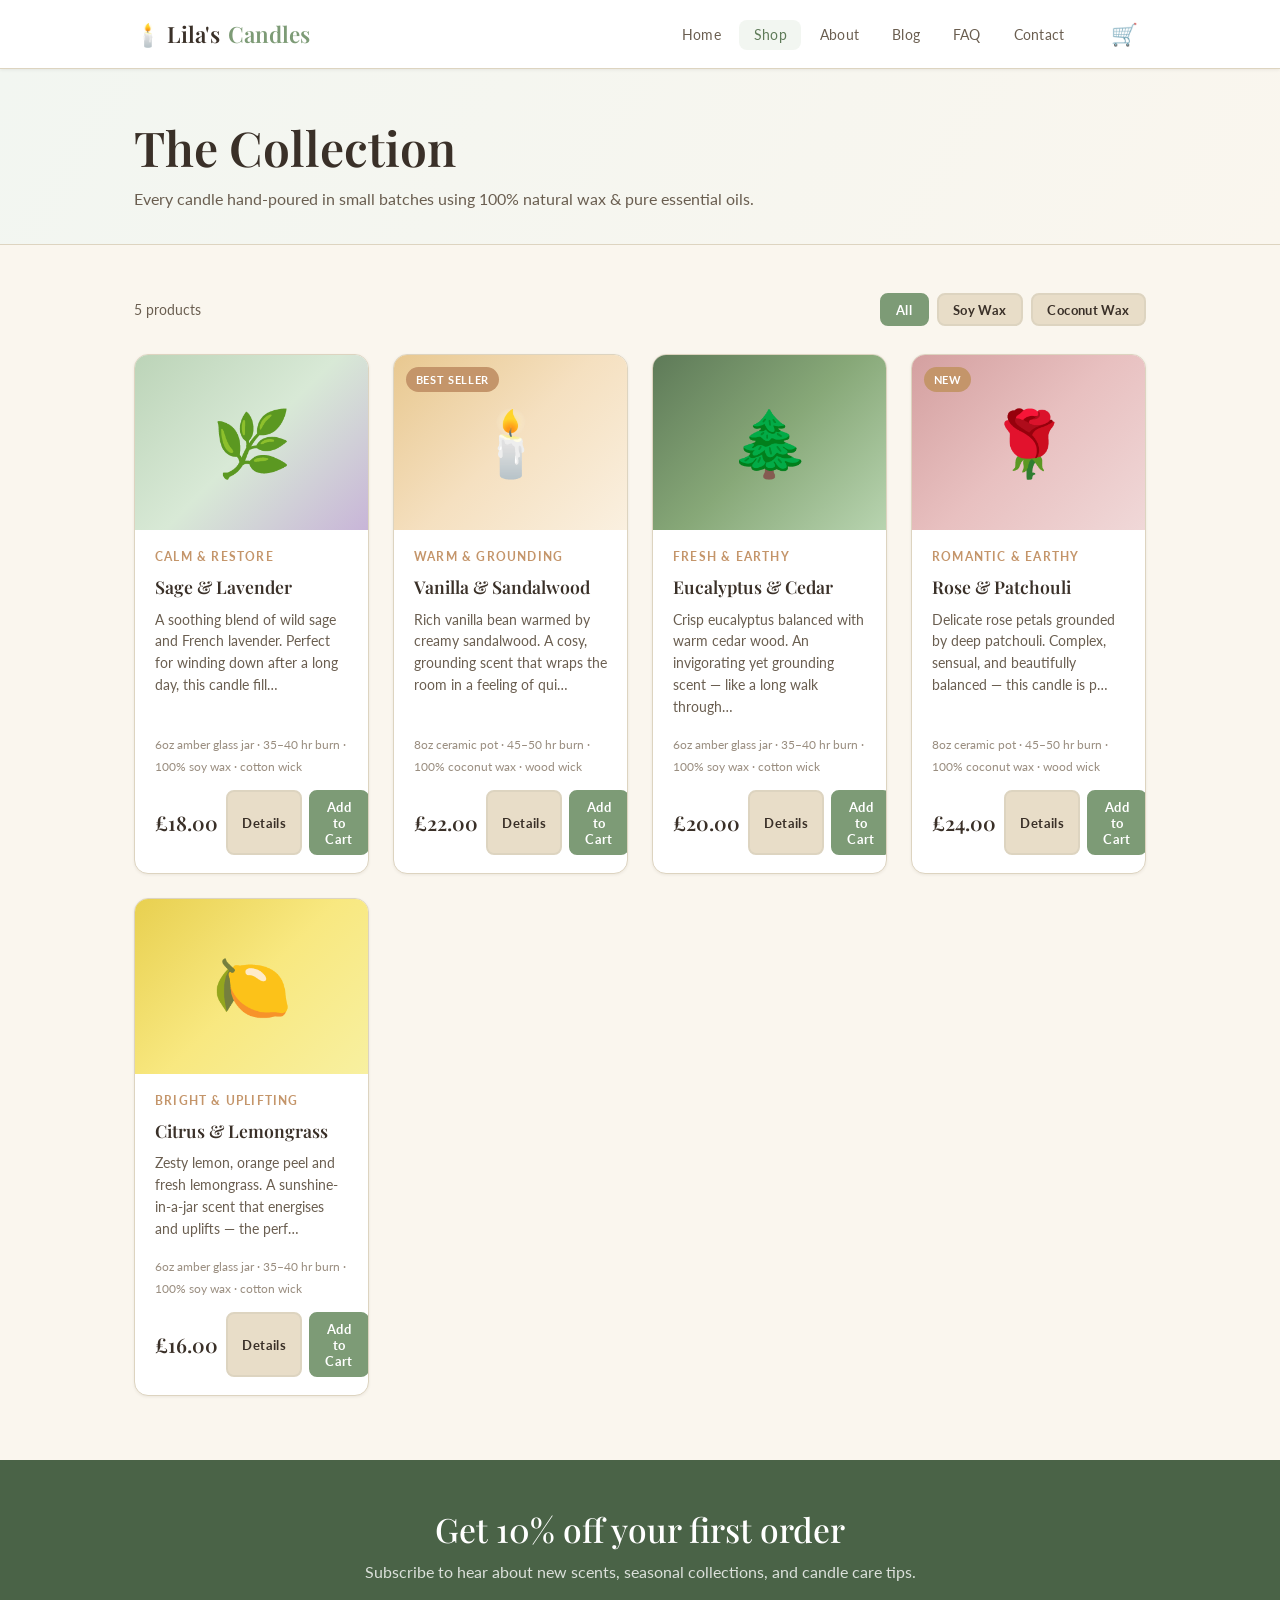
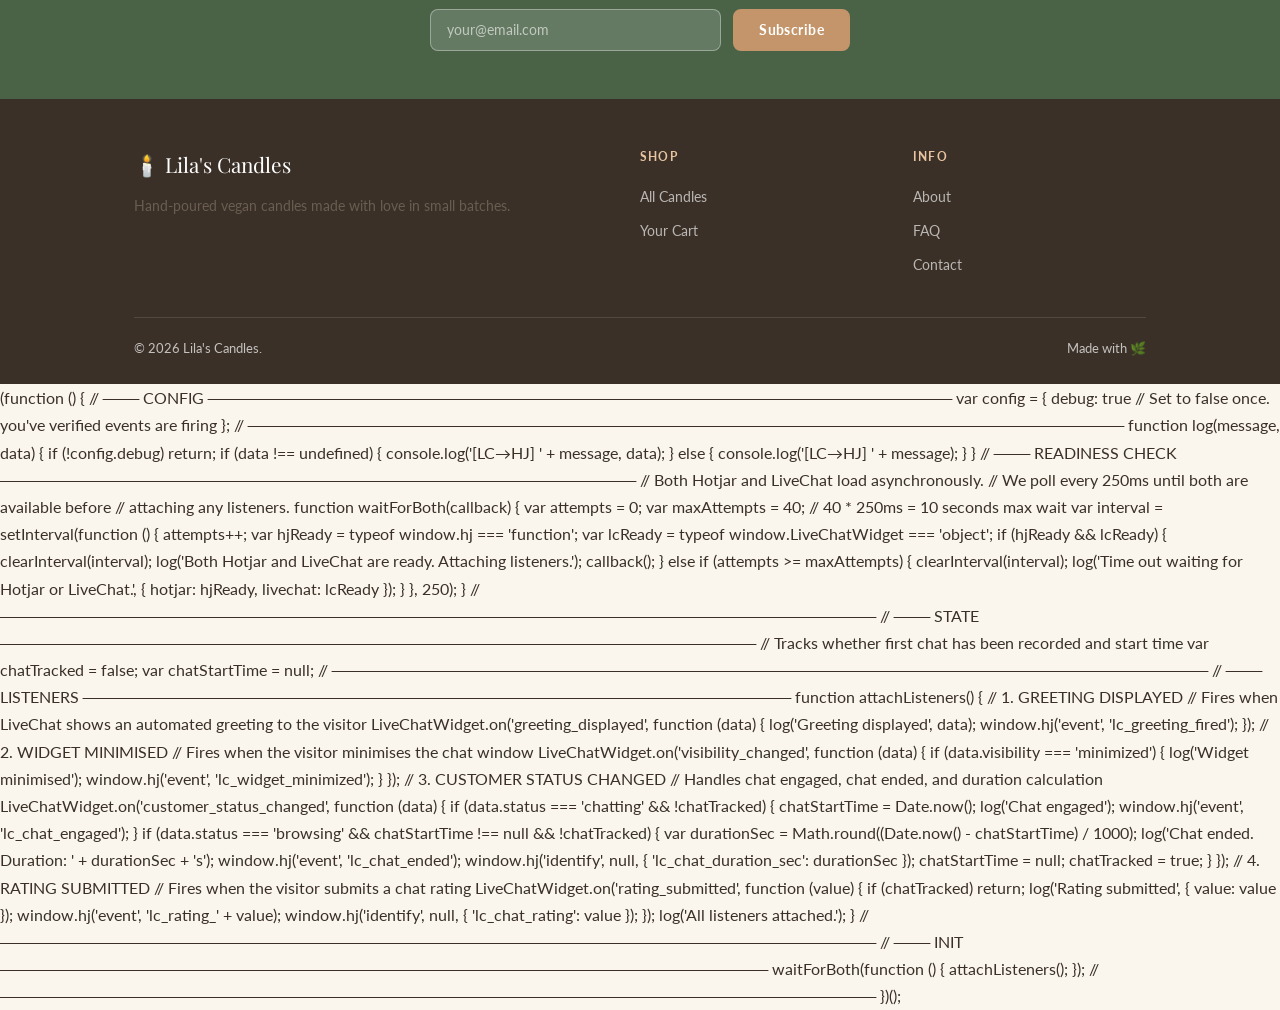
<file: shop.html>
<!DOCTYPE html>
<html lang="en">
<head>
  <meta charset="UTF-8" />
  <meta name="viewport" content="width=device-width, initial-scale=1.0" />
  <title>Shop — Lila's Candles</title>
  <link rel="stylesheet" href="css/style.css" />

  <!-- HJ Snippet-->

  <script src="https://t.contentsquare.net/uxa/14abb6b8de1a0.js"></script>

</head>
<body>

  <div id="admin-ribbon" class="admin-ribbon hidden">
    🔑 Admin Mode active —
    <a href="admin.html">Edit Products &amp; Content</a> &nbsp;·&nbsp;
    <a href="#" id="admin-logout-btn">Sign Out</a>
  </div>
 
  <nav class="site-nav">
    <div class="container">
      <div class="nav-inner">
        <a href="index.html" class="nav-logo">🕯️ Lila's <span>Candles</span></a>
        <ul class="nav-links">
          <li><a href="index.html">Home</a></li>
          <li><a href="shop.html">Shop</a></li>
          <li><a href="about.html">About</a></li>
          <li><a href="blog.html">Blog</a></li>
          <li><a href="faq.html">FAQ</a></li>
          <li><a href="contact.html">Contact</a></li>
        </ul>
        <a href="cart.html" class="nav-cart-btn" aria-label="View cart">
          🛒 <span class="cart-badge hidden">0</span>
        </a>
        <button class="nav-hamburger" aria-label="Open menu" aria-expanded="false">
          <span></span><span></span><span></span>
        </button>
      </div>
    </div>
    <div class="mobile-nav">
      <a href="index.html">Home</a><a href="shop.html">Shop</a><a href="about.html">About</a>
      <a href="blog.html">Blog</a><a href="faq.html">FAQ</a><a href="contact.html">Contact</a>
      <a href="cart.html">🛒 Cart</a>
    </div>
  </nav>

  <div class="page-header">
    <div class="container">
      <h1>The Collection</h1>
      <p>Every candle hand-poured in small batches using 100% natural wax &amp; pure essential oils.</p>
    </div>
  </div>

  <div class="section" style="padding-top:0">
    <div class="container">

      <!-- FILTER BAR -->
      <div style="display:flex;justify-content:space-between;align-items:center;margin-bottom:1.75rem;flex-wrap:wrap;gap:1rem;">
        <p class="text-muted"><span id="product-count">5</span> products</p>
        <div style="display:flex;gap:.5rem;flex-wrap:wrap;">
          <button class="btn btn-sm btn-primary filter-btn" data-filter="all">All</button>
          <button class="btn btn-sm btn-secondary filter-btn" data-filter="soy">Soy Wax</button>
          <button class="btn btn-sm btn-secondary filter-btn" data-filter="coconut">Coconut Wax</button>
        </div>
      </div>

      <!-- PRODUCTS GRID -->
      <div class="products-grid" id="shop-products"></div>

    </div>
  </div>

  <!-- NEWSLETTER -->
  <section class="newsletter-band">
    <div class="container text-center">
      <h2>Get 10% off your first order</h2>
      <p>Subscribe to hear about new scents, seasonal collections, and candle care tips.</p>
      <form class="newsletter-form" style="margin:0 auto;">
        <input type="email" placeholder="your@email.com" required />
        <button type="submit" class="btn btn-terra">Subscribe</button>
      </form>
    </div>
  </section>

  <footer class="site-footer">
    <div class="container">
      <div class="footer-grid">
        <div>
          <div class="footer-brand">🕯️ Lila's Candles</div>
          <p class="footer-tagline">Hand-poured vegan candles made with love in small batches.</p>
        </div>
        <div>
          <div class="footer-heading">Shop</div>
          <ul class="footer-links">
            <li><a href="shop.html">All Candles</a></li>
            <li><a href="cart.html">Your Cart</a></li>
          </ul>
        </div>
        <div>
          <div class="footer-heading">Info</div>
          <ul class="footer-links">
            <li><a href="about.html">About</a></li>
            <li><a href="faq.html">FAQ</a></li>
            <li><a href="contact.html">Contact</a></li>
          </ul>
        </div>
      </div>
      <div class="footer-bottom">
        <span>© 2026 Lila's Candles.</span>
        <span>Made with 🌿</span>
      </div>
    </div>
  </footer>

  <!-- QUICK-VIEW MODAL -->
  <div id="modal-overlay" style="display:none;position:fixed;inset:0;background:rgba(0,0,0,.5);z-index:500;align-items:center;justify-content:center;padding:1rem;">
    <div id="modal-box" style="background:var(--surface);border-radius:var(--radius-lg);max-width:560px;width:100%;padding:2rem;position:relative;max-height:90vh;overflow-y:auto;">
      <button onclick="closeModal()" style="position:absolute;top:1rem;right:1rem;background:none;border:none;font-size:1.5rem;cursor:pointer;color:var(--brown-mid);">✕</button>
      <div id="modal-content"></div>
    </div>
  </div>

  <div id="toast-container"></div>
  <script src="js/store.js"></script>
  <script src="js/main.js"></script>
  <script>
    const WAX_MAP = { 1:'soy', 2:'coconut', 3:'soy', 4:'coconut', 5:'soy' };

    function renderShop(filter) {
      let products = Store.getProducts();
      if (filter && filter !== 'all') products = products.filter(p => WAX_MAP[p.id] === filter);
      document.getElementById('product-count').textContent = products.length;

      document.getElementById('shop-products').innerHTML = products.map(p => `
        <div class="product-card" data-wax="${WAX_MAP[p.id]}">
          <div class="product-image" style="background:${p.gradient}">
            ${p.badge ? `<span class="product-badge">${p.badge}</span>` : ''}
            ${p.emoji}
          </div>
          <div class="product-body">
            <div class="product-tagline">${p.tagline}</div>
            <div class="product-name">${p.name}</div>
            <div class="product-desc">${p.description.slice(0,110)}…</div>
            <div style="font-size:.78rem;color:var(--brown-light);margin-bottom:.85rem;">${p.details}</div>
            <div class="product-footer">
              <span class="product-price">£${p.price.toFixed(2)}</span>
              <div style="display:flex;gap:.4rem;">
                <button class="btn btn-secondary btn-sm" onclick="quickView(${p.id})">Details</button>
                <button class="btn btn-primary btn-sm" onclick="addItem(${p.id}, this)">Add to Cart</button>
              </div>
            </div>
          </div>
        </div>
      `).join('');
    }

    function addItem(id, btn) {
      Store.addToCart(id);
      const p = Store.getProducts().find(x => x.id === id);
      showToast((p ? p.name : 'Item') + ' added to cart 🛒');
      btn.textContent = '✓ Added';
      btn.classList.add('btn-secondary');
      btn.classList.remove('btn-primary');
      setTimeout(() => {
        btn.textContent = 'Add to Cart';
        btn.classList.remove('btn-secondary');
        btn.classList.add('btn-primary');
      }, 1800);
    }

    function quickView(id) {
      const p = Store.getProducts().find(x => x.id === id);
      if (!p) return;
      document.getElementById('modal-content').innerHTML = `
        <div style="width:100%;aspect-ratio:3/2;border-radius:var(--radius);background:${p.gradient};display:flex;align-items:center;justify-content:center;font-size:5rem;margin-bottom:1.5rem;">${p.emoji}</div>
        <div style="font-size:.75rem;font-weight:700;text-transform:uppercase;letter-spacing:.1em;color:var(--terracotta);margin-bottom:.3rem;">${p.tagline}</div>
        <h2 style="font-family:var(--font-serif);font-size:1.5rem;margin-bottom:.75rem;">${p.name}</h2>
        <p style="color:var(--brown-mid);line-height:1.75;margin-bottom:1rem;">${p.description}</p>
        <p style="font-size:.82rem;color:var(--brown-light);margin-bottom:1.5rem;">${p.details}</p>
        <div style="display:flex;align-items:center;justify-content:space-between;gap:1rem;">
          <span style="font-family:var(--font-serif);font-size:1.5rem;font-weight:600;">£${p.price.toFixed(2)}</span>
          <button class="btn btn-primary" onclick="addItem(${p.id}, this);closeModal();">Add to Cart</button>
        </div>
      `;
      const overlay = document.getElementById('modal-overlay');
      overlay.style.display = 'flex';
    }

    function closeModal() {
      document.getElementById('modal-overlay').style.display = 'none';
    }

    document.getElementById('modal-overlay').addEventListener('click', function(e) {
      if (e.target === this) closeModal();
    });

    // Filter buttons
    document.querySelectorAll('.filter-btn').forEach(btn => {
      btn.addEventListener('click', function() {
        document.querySelectorAll('.filter-btn').forEach(b => {
          b.classList.remove('btn-primary');
          b.classList.add('btn-secondary');
        });
        this.classList.add('btn-primary');
        this.classList.remove('btn-secondary');
        renderShop(this.dataset.filter);
      });
    });

    document.addEventListener('DOMContentLoaded', () => renderShop('all'));
    window.addEventListener('cartUpdated', () => {}); // badge already handled by store.js
  </script>

  <!-- LiveChat Snippet-->
 <!-- Start of LiveChat (www.livechat.com) code -->
<script>
    window.__lc = window.__lc || {};
    window.__lc.license = 19615159;
    window.__lc.integration_name = "manual_restart_trial";
    window.__lc.product_name = "livechat";
    ;(function(n,t,c){function i(n){return e._h?e._h.apply(null,n):e._q.push(n)}var e={_q:[],_h:null,_v:"2.0",on:function(){i(["on",c.call(arguments)])},once:function(){i(["once",c.call(arguments)])},off:function(){i(["off",c.call(arguments)])},get:function(){if(!e._h)throw new Error("[LiveChatWidget] You can't use getters before load.");return i(["get",c.call(arguments)])},call:function(){i(["call",c.call(arguments)])},init:function(){var n=t.createElement("script");n.async=!0,n.type="text/javascript",n.src="https://cdn.livechatinc.com/tracking.js",t.head.appendChild(n)}};!n.__lc.asyncInit&&e.init(),n.LiveChatWidget=n.LiveChatWidget||e}(window,document,[].slice))
</script>
<noscript><a href="https://www.livechat.com/chat-with/19615159/" rel="nofollow">Chat with us</a>, powered by <a href="https://www.livechat.com/?welcome" rel="noopener nofollow" target="_blank">LiveChat</a></noscript>
<!-- End of LiveChat code -->

<!-- LC-HJ Script-->

  (function () {

    // ─── CONFIG ──────────────────────────────────────────────────────────────
    var config = {
        debug: true // Set to false once. you've verified events are firing
    };
    // ─────────────────────────────────────────────────────────────────────────

    function log(message, data) {
        if (!config.debug) return;
        if (data !== undefined) {
            console.log('[LC→HJ] ' + message, data);
        } else {
            console.log('[LC→HJ] ' + message);
        }
    }

    // ─── READINESS CHECK ─────────────────────────────────────────────────────
    // Both Hotjar and LiveChat load asynchronously.
    // We poll every 250ms until both are available before
    // attaching any listeners.
    function waitForBoth(callback) {
        var attempts = 0;
        var maxAttempts = 40;  // 40 * 250ms = 10 seconds max wait

        var interval = setInterval(function () {
            attempts++;

            var hjReady = typeof window.hj === 'function';
            var lcReady = typeof window.LiveChatWidget === 'object';

            if (hjReady && lcReady) {
                clearInterval(interval);
                log('Both Hotjar and LiveChat are ready. Attaching listeners.');
                callback();
            } else if (attempts >= maxAttempts) {
                clearInterval(interval);
                log('Time out waiting for Hotjar or LiveChat.', {
                    hotjar: hjReady,
                    livechat: lcReady
                });
            }
        }, 250);
    }
    // ─────────────────────────────────────────────────────────────────────────

    // ─── STATE ───────────────────────────────────────────────────────────────
    // Tracks whether first chat has been recorded and start time
    var chatTracked = false;
    var chatStartTime = null;
    // ─────────────────────────────────────────────────────────────────────────

    // ─── LISTENERS ───────────────────────────────────────────────────────────
    function attachListeners() {

        // 1. GREETING DISPLAYED
        // Fires when LiveChat shows an automated greeting to the visitor
        LiveChatWidget.on('greeting_displayed', function (data) {
            log('Greeting displayed', data);
            window.hj('event', 'lc_greeting_fired');
        });

        // 2. WIDGET MINIMISED
        // Fires when the visitor minimises the chat window
        LiveChatWidget.on('visibility_changed', function (data) {
            if (data.visibility === 'minimized') {
                log('Widget minimised');
                window.hj('event', 'lc_widget_minimized');
            }
        });

        // 3. CUSTOMER STATUS CHANGED
        // Handles chat engaged, chat ended, and duration calculation
        LiveChatWidget.on('customer_status_changed', function (data) {

            if (data.status === 'chatting' && !chatTracked) {
                chatStartTime = Date.now();
                log('Chat engaged');
                window.hj('event', 'lc_chat_engaged');
            }

            if (data.status === 'browsing' && chatStartTime !== null && !chatTracked) {
                var durationSec = Math.round((Date.now() - chatStartTime) / 1000);
                log('Chat ended. Duration: ' + durationSec + 's');
                window.hj('event', 'lc_chat_ended');
                window.hj('identify', null, {
                    'lc_chat_duration_sec': durationSec
                });
                chatStartTime = null;
                chatTracked = true;
            }
        });

        // 4. RATING SUBMITTED
        // Fires when the visitor submits a chat rating
        LiveChatWidget.on('rating_submitted', function (value) {
            if (chatTracked) return;
            log('Rating submitted', { value: value });
            window.hj('event', 'lc_rating_' + value);
            window.hj('identify', null, {
                'lc_chat_rating': value
            });
        });

        log('All listeners attached.');
    }
    // ─────────────────────────────────────────────────────────────────────────

    // ─── INIT ────────────────────────────────────────────────────────────────
    waitForBoth(function () {
        attachListeners();
    });
    // ─────────────────────────────────────────────────────────────────────────

  })();

</body>
</html>
</file>
<file: css/style.css>
/* =====================================================
   LILA'S CANDLES — Sage & Earth Palette
   ===================================================== */
@import url('https://fonts.googleapis.com/css2?family=Playfair+Display:ital,wght@0,400;0,500;0,600;0,700;1,400;1,500&family=Lato:wght@300;400;700&display=swap');

:root {
  /* Sage greens */
  --sage-50:   #f2f6f1;
  --sage-100:  #dce9d9;
  --sage-200:  #bcd4b8;
  --sage-300:  #97bb92;
  --sage-400:  #7d9b76;   /* primary */
  --sage-500:  #5e7a58;   /* primary dark */
  --sage-600:  #4a6347;
  --sage-700:  #374d35;

  /* Earthy warmth */
  --cream:     #faf6ee;
  --cream-100: #f3ecde;
  --cream-200: #e8ddc8;
  --terracotta:#c4956a;
  --terra-dark:#a87a52;
  --terra-light:#e8c4a0;

  /* Text */
  --brown:     #3a3028;
  --brown-mid: #6a5e50;
  --brown-light:#9a8e80;

  /* Functional */
  --border:    #ddd4c0;
  --surface:   #ffffff;
  --shadow-sm: 0 1px 3px rgba(58,48,40,.08);
  --shadow:    0 4px 12px rgba(58,48,40,.10);
  --shadow-lg: 0 8px 30px rgba(58,48,40,.14);
  --radius:    8px;
  --radius-lg: 14px;
  --radius-xl: 20px;
  --transition: 0.22s ease;

  /* Typography */
  --font-serif: 'Playfair Display', Georgia, serif;
  --font-sans:  'Lato', -apple-system, BlinkMacSystemFont, sans-serif;
}

/* =====================================================
   RESET + BASE
   ===================================================== */
*, *::before, *::after { box-sizing: border-box; margin: 0; padding: 0; }
html { scroll-behavior: smooth; }

body {
  font-family: var(--font-sans);
  background: var(--cream);
  color: var(--brown);
  line-height: 1.7;
  -webkit-font-smoothing: antialiased;
}

a { color: var(--sage-500); text-decoration: none; transition: color var(--transition); }
a:hover { color: var(--sage-400); }
img { display: block; max-width: 100%; }
ul { list-style: none; }

/* =====================================================
   TYPOGRAPHY
   ===================================================== */
h1, h2, h3, h4 {
  font-family: var(--font-serif);
  line-height: 1.25;
  color: var(--brown);
}
h1 { font-size: clamp(2rem, 5vw, 3rem); font-weight: 600; }
h2 { font-size: clamp(1.5rem, 3vw, 2.1rem); font-weight: 500; }
h3 { font-size: 1.25rem; font-weight: 500; }
h4 { font-size: 1.05rem; font-weight: 500; }

p { color: var(--brown-mid); }
.serif { font-family: var(--font-serif); }
.italic { font-style: italic; }

/* =====================================================
   LAYOUT
   ===================================================== */
.container {
  max-width: 1060px;
  margin: 0 auto;
  padding: 0 1.5rem;
}

.section {
  padding: 4rem 0;
}

.section-title {
  text-align: center;
  margin-bottom: 0.5rem;
}

.section-subtitle {
  text-align: center;
  color: var(--brown-mid);
  font-size: 1.05rem;
  margin-bottom: 2.5rem;
}

.grid-2 { display: grid; grid-template-columns: 1fr 1fr; gap: 2rem; align-items: start; }
.grid-3 { display: grid; grid-template-columns: repeat(3, 1fr); gap: 1.5rem; }
.grid-4 { display: grid; grid-template-columns: repeat(4, 1fr); gap: 1.25rem; }

/* =====================================================
   NAVIGATION
   ===================================================== */
.site-nav {
  background: var(--surface);
  border-bottom: 1px solid var(--border);
  position: sticky;
  top: 0;
  z-index: 200;
  box-shadow: var(--shadow-sm);
}

.nav-inner {
  display: flex;
  align-items: center;
  height: 68px;
  gap: 1.5rem;
}

.nav-logo {
  font-family: var(--font-serif);
  font-size: 1.4rem;
  font-weight: 600;
  color: var(--brown);
  white-space: nowrap;
  margin-right: auto;
  display: flex;
  align-items: center;
  gap: 0.5rem;
}

.nav-logo span { color: var(--sage-400); }

.nav-links {
  display: flex;
  gap: 0.25rem;
}

.nav-links a {
  padding: 0.4rem 0.9rem;
  border-radius: var(--radius);
  font-size: 0.9rem;
  font-weight: 400;
  color: var(--brown-mid);
  transition: background var(--transition), color var(--transition);
  letter-spacing: 0.02em;
}

.nav-links a:hover,
.nav-links a.active {
  background: var(--sage-50);
  color: var(--sage-500);
  text-decoration: none;
}

.nav-cart-btn {
  position: relative;
  background: none;
  border: none;
  cursor: pointer;
  font-size: 1.35rem;
  color: var(--brown);
  padding: 0.3rem 0.5rem;
  border-radius: var(--radius);
  transition: background var(--transition);
  text-decoration: none;
  display: flex;
  align-items: center;
}

.nav-cart-btn:hover { background: var(--sage-50); }

.cart-badge {
  position: absolute;
  top: -2px;
  right: -4px;
  background: var(--terracotta);
  color: #fff;
  font-size: 0.65rem;
  font-weight: 700;
  font-family: var(--font-sans);
  min-width: 18px;
  height: 18px;
  border-radius: 999px;
  display: flex;
  align-items: center;
  justify-content: center;
  padding: 0 3px;
  line-height: 1;
}

.cart-badge.hidden { display: none; }

/* Hamburger */
.nav-hamburger {
  display: none;
  flex-direction: column;
  gap: 5px;
  background: none;
  border: none;
  cursor: pointer;
  padding: 0.4rem;
}

.nav-hamburger span {
  display: block;
  width: 22px;
  height: 2px;
  background: var(--brown);
  border-radius: 2px;
  transition: all var(--transition);
}

.mobile-nav {
  display: none;
  background: var(--surface);
  border-top: 1px solid var(--border);
  padding: 1rem 1.5rem;
}

.mobile-nav.open { display: block; }

.mobile-nav a {
  display: block;
  padding: 0.65rem 0;
  border-bottom: 1px solid var(--cream-100);
  color: var(--brown-mid);
  font-size: 1rem;
}

.mobile-nav a:last-child { border-bottom: none; }

/* =====================================================
   ADMIN RIBBON
   ===================================================== */
.admin-ribbon {
  background: var(--sage-600);
  color: #fff;
  text-align: center;
  font-size: 0.8rem;
  padding: 0.4rem 1rem;
  display: flex;
  align-items: center;
  justify-content: center;
  gap: 1rem;
}

.admin-ribbon a {
  color: var(--terra-light);
  font-weight: 700;
  text-decoration: underline;
}

.admin-ribbon.hidden { display: none; }

/* =====================================================
   HERO
   ===================================================== */
.hero {
  background: linear-gradient(135deg, var(--sage-600) 0%, var(--sage-400) 60%, var(--sage-300) 100%);
  color: #fff;
  padding: 5rem 0 5.5rem;
  position: relative;
  overflow: hidden;
}

.hero::before {
  content: '';
  position: absolute;
  inset: 0;
  background: url("data:image/svg+xml,%3Csvg width='60' height='60' viewBox='0 0 60 60' xmlns='http://www.w3.org/2000/svg'%3E%3Cg fill='none' fill-rule='evenodd'%3E%3Cg fill='%23ffffff' fill-opacity='0.04'%3E%3Ccircle cx='30' cy='30' r='4'/%3E%3C/g%3E%3C/g%3E%3C/svg%3E");
}

.hero-inner {
  position: relative;
  max-width: 640px;
}

.hero-eyebrow {
  display: inline-block;
  background: rgba(255,255,255,.18);
  backdrop-filter: blur(4px);
  border: 1px solid rgba(255,255,255,.25);
  border-radius: 999px;
  padding: 0.3rem 1rem;
  font-size: 0.8rem;
  letter-spacing: 0.1em;
  text-transform: uppercase;
  margin-bottom: 1.25rem;
}

.hero h1 { color: #fff; font-size: clamp(2.2rem, 5vw, 3.2rem); margin-bottom: 1rem; }

.hero p {
  color: rgba(255,255,255,.85);
  font-size: 1.1rem;
  margin-bottom: 2rem;
  max-width: 480px;
}

.hero-actions { display: flex; gap: 1rem; flex-wrap: wrap; }

/* =====================================================
   BUTTONS
   ===================================================== */
.btn {
  display: inline-flex;
  align-items: center;
  justify-content: center;
  gap: 0.4rem;
  padding: 0.65rem 1.5rem;
  border-radius: var(--radius);
  font-family: var(--font-sans);
  font-size: 0.9rem;
  font-weight: 700;
  letter-spacing: 0.03em;
  cursor: pointer;
  border: 2px solid transparent;
  transition: all var(--transition);
  text-decoration: none;
}

.btn-primary {
  background: var(--sage-400);
  color: #fff;
  border-color: var(--sage-400);
}
.btn-primary:hover {
  background: var(--sage-500);
  border-color: var(--sage-500);
  color: #fff;
  text-decoration: none;
}

.btn-outline-light {
  background: transparent;
  color: #fff;
  border-color: rgba(255,255,255,.6);
}
.btn-outline-light:hover {
  background: rgba(255,255,255,.15);
  border-color: #fff;
  color: #fff;
  text-decoration: none;
}

.btn-outline {
  background: transparent;
  color: var(--sage-500);
  border-color: var(--sage-400);
}
.btn-outline:hover {
  background: var(--sage-50);
  text-decoration: none;
}

.btn-secondary {
  background: var(--cream-200);
  color: var(--brown);
  border-color: var(--border);
}
.btn-secondary:hover { background: var(--cream-100); text-decoration: none; }

.btn-terra {
  background: var(--terracotta);
  color: #fff;
  border-color: var(--terracotta);
}
.btn-terra:hover { background: var(--terra-dark); border-color: var(--terra-dark); color:#fff; text-decoration:none; }

.btn-sm { padding: 0.4rem 0.9rem; font-size: 0.8rem; }
.btn-lg { padding: 0.8rem 2rem; font-size: 1rem; }
.btn-block { width: 100%; }

.btn-icon {
  background: none;
  border: none;
  cursor: pointer;
  padding: 0.3rem;
  border-radius: var(--radius);
  color: var(--brown-mid);
  font-size: 1rem;
  transition: color var(--transition), background var(--transition);
  display: inline-flex;
  align-items: center;
}
.btn-icon:hover { color: var(--sage-500); background: var(--sage-50); }

/* =====================================================
   PRODUCT CARDS
   ===================================================== */
.products-grid {
  display: grid;
  grid-template-columns: repeat(auto-fill, minmax(220px, 1fr));
  gap: 1.5rem;
}

.product-card {
  background: var(--surface);
  border: 1px solid var(--border);
  border-radius: var(--radius-lg);
  overflow: hidden;
  box-shadow: var(--shadow-sm);
  transition: box-shadow var(--transition), transform var(--transition);
  display: flex;
  flex-direction: column;
}

.product-card:hover {
  box-shadow: var(--shadow);
  transform: translateY(-3px);
}

.product-image {
  width: 100%;
  aspect-ratio: 4/3;
  display: flex;
  align-items: center;
  justify-content: center;
  font-size: 4rem;
  position: relative;
}

.product-body {
  padding: 1.1rem 1.25rem;
  display: flex;
  flex-direction: column;
  flex: 1;
}

.product-tagline {
  font-size: 0.75rem;
  font-weight: 700;
  text-transform: uppercase;
  letter-spacing: 0.1em;
  color: var(--terracotta);
  margin-bottom: 0.25rem;
}

.product-name {
  font-family: var(--font-serif);
  font-size: 1.1rem;
  font-weight: 600;
  color: var(--brown);
  margin-bottom: 0.5rem;
}

.product-desc {
  font-size: 0.85rem;
  color: var(--brown-mid);
  line-height: 1.6;
  flex: 1;
  margin-bottom: 1rem;
}

.product-footer {
  display: flex;
  align-items: center;
  justify-content: space-between;
  gap: 0.5rem;
}

.product-price {
  font-family: var(--font-serif);
  font-size: 1.25rem;
  font-weight: 600;
  color: var(--brown);
}

.product-badge {
  position: absolute;
  top: 0.75rem;
  left: 0.75rem;
  background: var(--terracotta);
  color: #fff;
  font-size: 0.7rem;
  font-weight: 700;
  text-transform: uppercase;
  letter-spacing: 0.06em;
  padding: 0.2rem 0.6rem;
  border-radius: 999px;
}

/* =====================================================
   CARDS (generic)
   ===================================================== */
.card {
  background: var(--surface);
  border: 1px solid var(--border);
  border-radius: var(--radius-lg);
  padding: 1.75rem;
  box-shadow: var(--shadow-sm);
}

.card-title {
  font-family: var(--font-serif);
  font-size: 1.1rem;
  font-weight: 600;
  margin-bottom: 1rem;
  padding-bottom: 0.75rem;
  border-bottom: 1px solid var(--border);
  color: var(--brown);
}

/* =====================================================
   FORMS
   ===================================================== */
form { display: grid; gap: 1rem; }

.form-row { display: grid; grid-template-columns: 1fr 1fr; gap: 1rem; }

.form-group {
  display: flex;
  flex-direction: column;
  gap: 0.35rem;
}

label {
  font-size: 0.85rem;
  font-weight: 700;
  color: var(--brown);
  letter-spacing: 0.02em;
}

label .req { color: var(--terracotta); margin-left: 2px; }

input[type="text"],
input[type="email"],
input[type="tel"],
input[type="password"],
input[type="number"],
input[type="date"],
input[type="url"],
textarea,
select {
  width: 100%;
  padding: 0.6rem 0.85rem;
  border: 1.5px solid var(--border);
  border-radius: var(--radius);
  font-family: var(--font-sans);
  font-size: 0.9rem;
  color: var(--brown);
  background: var(--surface);
  transition: border-color var(--transition), box-shadow var(--transition);
  appearance: none;
}

input:focus, textarea:focus, select:focus {
  outline: none;
  border-color: var(--sage-400);
  box-shadow: 0 0 0 3px rgba(125,155,118,.18);
}

textarea { resize: vertical; min-height: 120px; }

select {
  background-image: url("data:image/svg+xml,%3Csvg xmlns='http://www.w3.org/2000/svg' width='12' height='12' viewBox='0 0 12 12'%3E%3Cpath fill='%236a5e50' d='M6 8L1 3h10z'/%3E%3C/svg%3E");
  background-repeat: no-repeat;
  background-position: right 0.85rem center;
  padding-right: 2.25rem;
}

.checkbox-item, .radio-item {
  display: flex;
  align-items: center;
  gap: 0.5rem;
  cursor: pointer;
  font-size: 0.9rem;
  color: var(--brown-mid);
}

.checkbox-item input, .radio-item input {
  width: auto;
  accent-color: var(--sage-400);
  cursor: pointer;
}

/* =====================================================
   QUANTITY CONTROL
   ===================================================== */
.qty-control {
  display: inline-flex;
  align-items: center;
  border: 1.5px solid var(--border);
  border-radius: var(--radius);
  overflow: hidden;
  background: var(--surface);
}

.qty-btn {
  background: none;
  border: none;
  padding: 0.35rem 0.65rem;
  cursor: pointer;
  font-size: 1rem;
  color: var(--brown-mid);
  transition: background var(--transition), color var(--transition);
  line-height: 1;
}

.qty-btn:hover { background: var(--sage-50); color: var(--sage-500); }

.qty-input {
  width: 2.5rem;
  text-align: center;
  border: none;
  border-left: 1px solid var(--border);
  border-right: 1px solid var(--border);
  border-radius: 0;
  padding: 0.35rem 0;
  font-size: 0.9rem;
  font-weight: 700;
  background: var(--surface);
  color: var(--brown);
  box-shadow: none;
}

.qty-input:focus { box-shadow: none; border-color: var(--border); }

/* =====================================================
   CART TABLE
   ===================================================== */
.cart-table { width: 100%; border-collapse: collapse; }

.cart-table th {
  text-align: left;
  font-size: 0.75rem;
  font-weight: 700;
  text-transform: uppercase;
  letter-spacing: 0.08em;
  color: var(--brown-light);
  padding: 0.5rem 0.75rem;
  border-bottom: 2px solid var(--border);
}

.cart-table td {
  padding: 1.1rem 0.75rem;
  border-bottom: 1px solid var(--cream-100);
  vertical-align: middle;
}

.cart-item-img {
  width: 56px;
  height: 56px;
  border-radius: var(--radius);
  display: flex;
  align-items: center;
  justify-content: center;
  font-size: 1.75rem;
}

.cart-item-name {
  font-family: var(--font-serif);
  font-weight: 600;
  color: var(--brown);
  font-size: 0.95rem;
}

.cart-item-sub { font-size: 0.8rem; color: var(--brown-light); }

.cart-price {
  font-family: var(--font-serif);
  font-weight: 600;
  color: var(--brown);
}

/* =====================================================
   ORDER SUMMARY
   ===================================================== */
.summary-table { width: 100%; border-collapse: collapse; }

.summary-table td {
  padding: 0.55rem 0;
  font-size: 0.9rem;
}

.summary-table td:last-child { text-align: right; font-weight: 600; }

.summary-table .total-row td {
  border-top: 2px solid var(--border);
  padding-top: 0.85rem;
  font-family: var(--font-serif);
  font-size: 1.1rem;
  font-weight: 600;
  color: var(--brown);
}

.divider { border: none; border-top: 1px solid var(--border); margin: 1.25rem 0; }

/* =====================================================
   BLOG CARDS
   ===================================================== */
.blog-card {
  background: var(--surface);
  border: 1px solid var(--border);
  border-radius: var(--radius-lg);
  overflow: hidden;
  box-shadow: var(--shadow-sm);
  transition: box-shadow var(--transition), transform var(--transition);
}

.blog-card:hover { box-shadow: var(--shadow); transform: translateY(-2px); }

.blog-card-img {
  width: 100%;
  aspect-ratio: 16/9;
  display: flex;
  align-items: center;
  justify-content: center;
  font-size: 3.5rem;
}

.blog-card-body { padding: 1.25rem; }

.blog-tag {
  display: inline-block;
  background: var(--sage-50);
  color: var(--sage-600);
  font-size: 0.72rem;
  font-weight: 700;
  text-transform: uppercase;
  letter-spacing: 0.08em;
  padding: 0.2rem 0.65rem;
  border-radius: 999px;
  margin-bottom: 0.6rem;
}

.blog-card-title {
  font-family: var(--font-serif);
  font-size: 1.05rem;
  font-weight: 600;
  color: var(--brown);
  margin-bottom: 0.5rem;
  line-height: 1.35;
}

.blog-card-excerpt { font-size: 0.85rem; color: var(--brown-mid); margin-bottom: 1rem; line-height: 1.65; }

.blog-meta { font-size: 0.78rem; color: var(--brown-light); }

/* =====================================================
   FAQ ACCORDION
   ===================================================== */
.faq-item {
  border: 1px solid var(--border);
  border-radius: var(--radius);
  background: var(--surface);
  overflow: hidden;
  margin-bottom: 0.6rem;
}

.faq-question {
  width: 100%;
  text-align: left;
  background: none;
  border: none;
  padding: 1.1rem 1.25rem;
  cursor: pointer;
  display: flex;
  justify-content: space-between;
  align-items: center;
  font-family: var(--font-sans);
  font-size: 0.95rem;
  font-weight: 700;
  color: var(--brown);
  transition: background var(--transition);
}

.faq-question:hover { background: var(--sage-50); }

.faq-question.open { background: var(--sage-50); color: var(--sage-600); }

.faq-icon {
  font-size: 1.2rem;
  font-weight: 300;
  color: var(--sage-400);
  transition: transform var(--transition);
}

.faq-question.open .faq-icon { transform: rotate(45deg); }

.faq-answer {
  display: none;
  padding: 0 1.25rem 1.1rem;
  font-size: 0.9rem;
  color: var(--brown-mid);
  line-height: 1.75;
}

.faq-answer.open { display: block; }

/* =====================================================
   TESTIMONIALS
   ===================================================== */
.testimonial {
  background: var(--surface);
  border: 1px solid var(--border);
  border-radius: var(--radius-lg);
  padding: 1.5rem;
  box-shadow: var(--shadow-sm);
}

.testimonial-stars { color: var(--terracotta); font-size: 0.9rem; margin-bottom: 0.75rem; }
.testimonial-text {
  font-family: var(--font-serif);
  font-style: italic;
  font-size: 1rem;
  color: var(--brown);
  margin-bottom: 1rem;
  line-height: 1.65;
}
.testimonial-author { font-size: 0.82rem; font-weight: 700; color: var(--sage-500); }

/* =====================================================
   TOAST
   ===================================================== */
#toast-container {
  position: fixed;
  bottom: 1.5rem;
  right: 1.5rem;
  z-index: 9999;
  display: flex;
  flex-direction: column;
  gap: 0.5rem;
}

.toast {
  background: var(--brown);
  color: #fff;
  padding: 0.75rem 1.2rem;
  border-radius: var(--radius);
  font-size: 0.875rem;
  box-shadow: var(--shadow-lg);
  opacity: 0;
  transform: translateY(8px);
  transition: opacity 0.25s ease, transform 0.25s ease;
  max-width: 320px;
  line-height: 1.4;
}

.toast.show { opacity: 1; transform: translateY(0); }
.toast.success { background: var(--sage-500); }
.toast.error   { background: #c0392b; }
.toast.warning { background: var(--terracotta); }

/* =====================================================
   NEWSLETTER BAND
   ===================================================== */
.newsletter-band {
  background: var(--sage-600);
  padding: 3rem 0;
  color: #fff;
}

.newsletter-band h2 { color: #fff; margin-bottom: 0.5rem; }
.newsletter-band p { color: rgba(255,255,255,.8); margin-bottom: 1.5rem; }

.newsletter-form {
  display: flex;
  gap: 0.75rem;
  max-width: 420px;
}

.newsletter-form input {
  flex: 1;
  background: rgba(255,255,255,.15);
  border: 1.5px solid rgba(255,255,255,.35);
  color: #fff;
  border-radius: var(--radius);
  padding: 0.65rem 1rem;
  font-family: var(--font-sans);
  font-size: 0.9rem;
}

.newsletter-form input::placeholder { color: rgba(255,255,255,.6); }
.newsletter-form input:focus { outline: none; border-color: rgba(255,255,255,.8); box-shadow: none; }

/* =====================================================
   FOOTER
   ===================================================== */
.site-footer {
  background: var(--brown);
  color: rgba(255,255,255,.7);
  padding: 3rem 0 1.5rem;
}

.footer-grid {
  display: grid;
  grid-template-columns: 2fr 1fr 1fr;
  gap: 2.5rem;
  margin-bottom: 2.5rem;
}

.footer-brand {
  font-family: var(--font-serif);
  font-size: 1.3rem;
  color: #fff;
  margin-bottom: 0.75rem;
}

.footer-tagline { font-size: 0.875rem; line-height: 1.7; }

.footer-heading {
  font-size: 0.75rem;
  font-weight: 700;
  text-transform: uppercase;
  letter-spacing: 0.1em;
  color: var(--terra-light);
  margin-bottom: 0.9rem;
}

.footer-links { display: flex; flex-direction: column; gap: 0.45rem; }
.footer-links a { color: rgba(255,255,255,.65); font-size: 0.875rem; }
.footer-links a:hover { color: #fff; }

.footer-bottom {
  border-top: 1px solid rgba(255,255,255,.12);
  padding-top: 1.25rem;
  font-size: 0.8rem;
  display: flex;
  justify-content: space-between;
  gap: 1rem;
  flex-wrap: wrap;
}

/* =====================================================
   PAGE HEADER
   ===================================================== */
.page-header {
  background: linear-gradient(120deg, var(--sage-50) 0%, var(--cream) 100%);
  border-bottom: 1px solid var(--border);
  padding: 3rem 0 2rem;
  margin-bottom: 3rem;
}

.page-header h1 { margin-bottom: 0.5rem; }
.page-header p { font-size: 1rem; color: var(--brown-mid); }

/* =====================================================
   ABOUT SECTIONS
   ===================================================== */
.value-card {
  text-align: center;
  padding: 1.75rem;
  background: var(--surface);
  border: 1px solid var(--border);
  border-radius: var(--radius-lg);
  box-shadow: var(--shadow-sm);
}

.value-icon { font-size: 2.5rem; margin-bottom: 0.75rem; }
.value-card h3 { margin-bottom: 0.5rem; font-size: 1rem; }
.value-card p { font-size: 0.875rem; }

/* =====================================================
   ADMIN PANEL
   ===================================================== */
.admin-panel {
  max-width: 640px;
  margin: 4rem auto;
}

.admin-section {
  background: var(--surface);
  border: 1px solid var(--border);
  border-radius: var(--radius-lg);
  padding: 2rem;
  box-shadow: var(--shadow);
}

.admin-login-header { text-align: center; margin-bottom: 2rem; }
.admin-login-header .lock-icon { font-size: 3rem; margin-bottom: 0.75rem; }

.admin-tag {
  display: inline-block;
  background: var(--sage-100);
  color: var(--sage-600);
  font-size: 0.7rem;
  font-weight: 700;
  text-transform: uppercase;
  letter-spacing: 0.08em;
  padding: 0.15rem 0.55rem;
  border-radius: 4px;
  margin-left: 0.5rem;
  vertical-align: middle;
}

.editable-highlight {
  outline: 2px dashed var(--sage-300) !important;
  outline-offset: 3px;
  border-radius: 4px;
  cursor: text !important;
  position: relative;
}

.editable-highlight:hover {
  outline-color: var(--sage-500) !important;
  background: var(--sage-50) !important;
}

/* =====================================================
   UTILITY
   ===================================================== */
.text-center { text-align: center; }
.text-right  { text-align: right; }
.text-muted  { color: var(--brown-mid); font-size: 0.875rem; }
.text-small  { font-size: 0.85rem; }
.mt-1 { margin-top: 0.5rem; }
.mt-2 { margin-top: 1rem; }
.mt-3 { margin-top: 1.5rem; }
.mt-4 { margin-top: 2rem; }
.mb-2 { margin-bottom: 1rem; }
.mb-3 { margin-bottom: 1.5rem; }
.gap-1 { gap: 0.5rem; }
.flex { display: flex; }
.flex-col { flex-direction: column; }
.items-center { align-items: center; }
.justify-between { justify-content: space-between; }
.flex-wrap { flex-wrap: wrap; }
.w-full { width: 100%; }

.empty-state {
  text-align: center;
  padding: 3rem 1rem;
  color: var(--brown-light);
}

.empty-state .empty-icon { font-size: 3.5rem; margin-bottom: 1rem; }
.empty-state h3 { color: var(--brown-mid); margin-bottom: 0.5rem; }

/* =====================================================
   RESPONSIVE
   ===================================================== */
@media (max-width: 768px) {
  .grid-2, .grid-3, .grid-4 { grid-template-columns: 1fr; }
  .form-row { grid-template-columns: 1fr; }
  .footer-grid { grid-template-columns: 1fr; gap: 1.5rem; }
  .newsletter-form { flex-direction: column; }
  .nav-links { display: none; }
  .nav-hamburger { display: flex; }
  .hero { padding: 3rem 0 3.5rem; }
  .section { padding: 2.5rem 0; }
}

@media (max-width: 520px) {
  .products-grid { grid-template-columns: 1fr; }
  .hero-actions { flex-direction: column; }
  .hero-actions .btn { width: 100%; }
}
</file>
